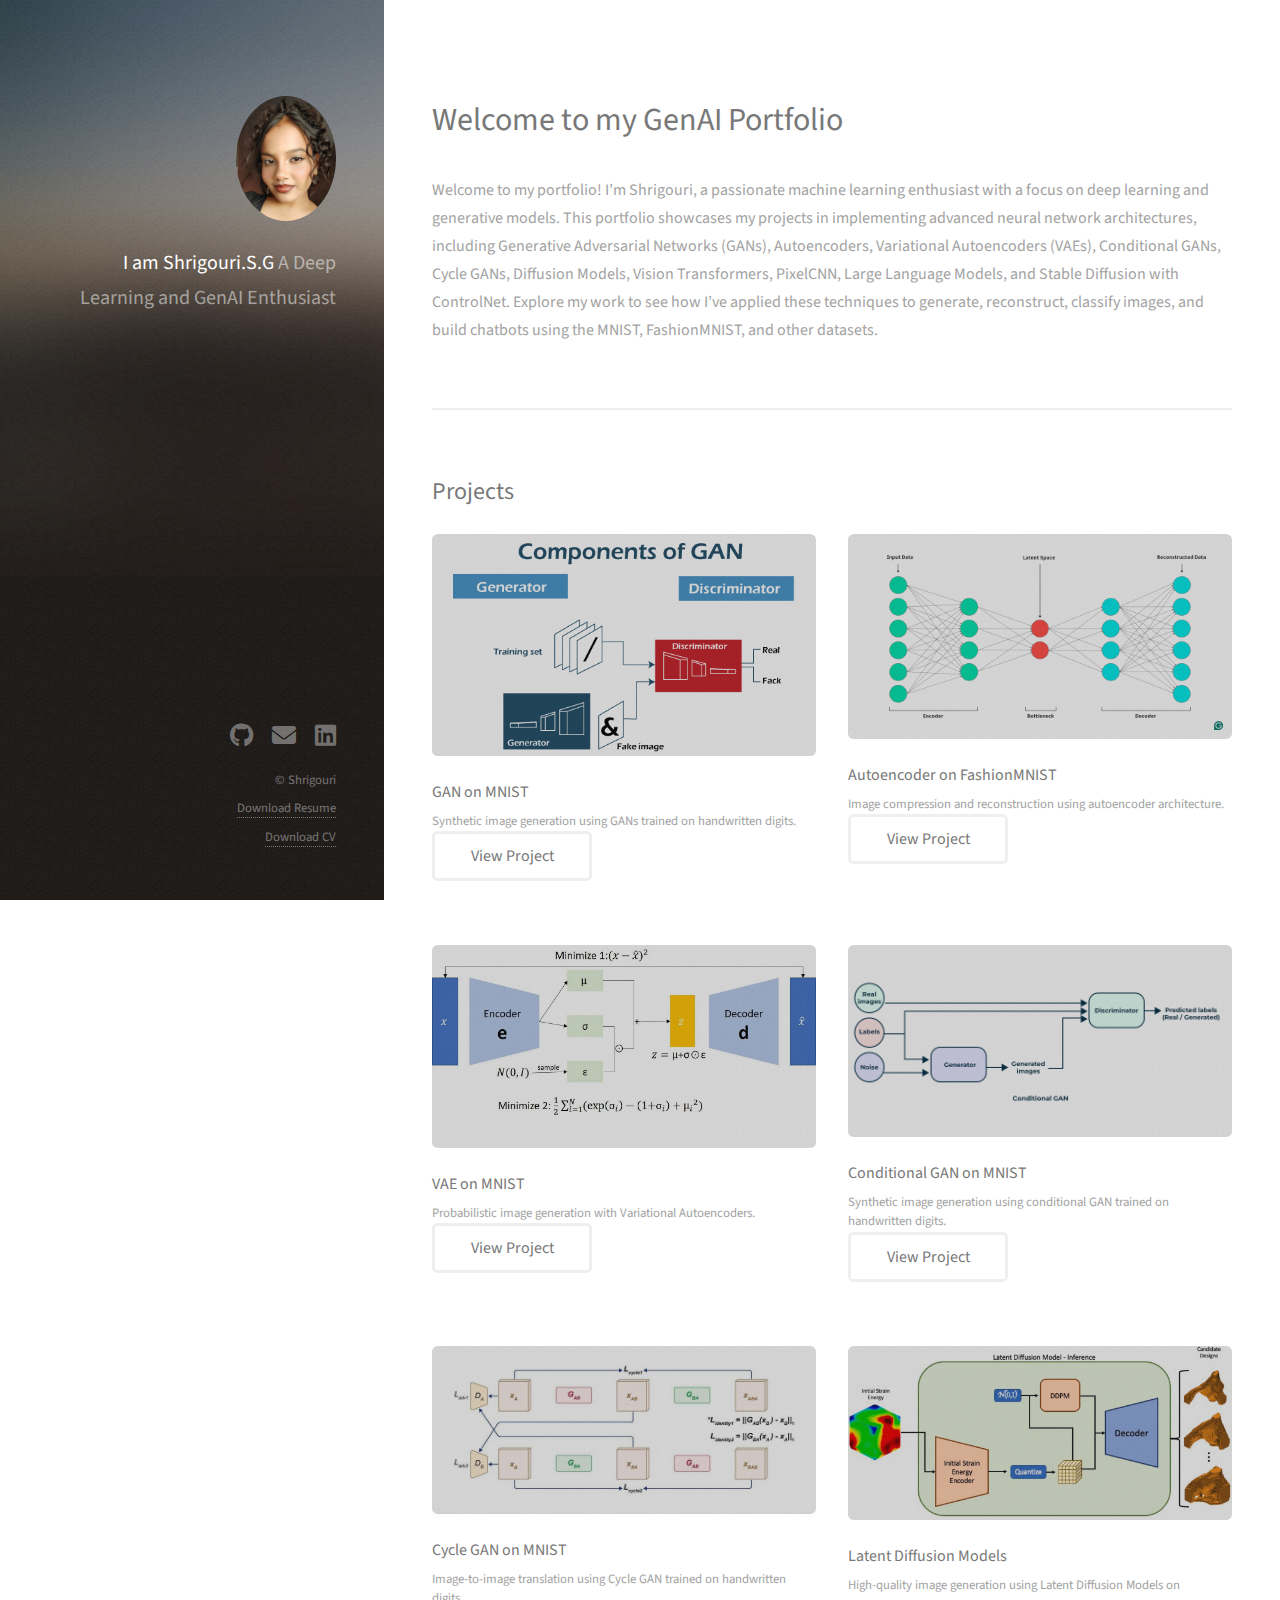
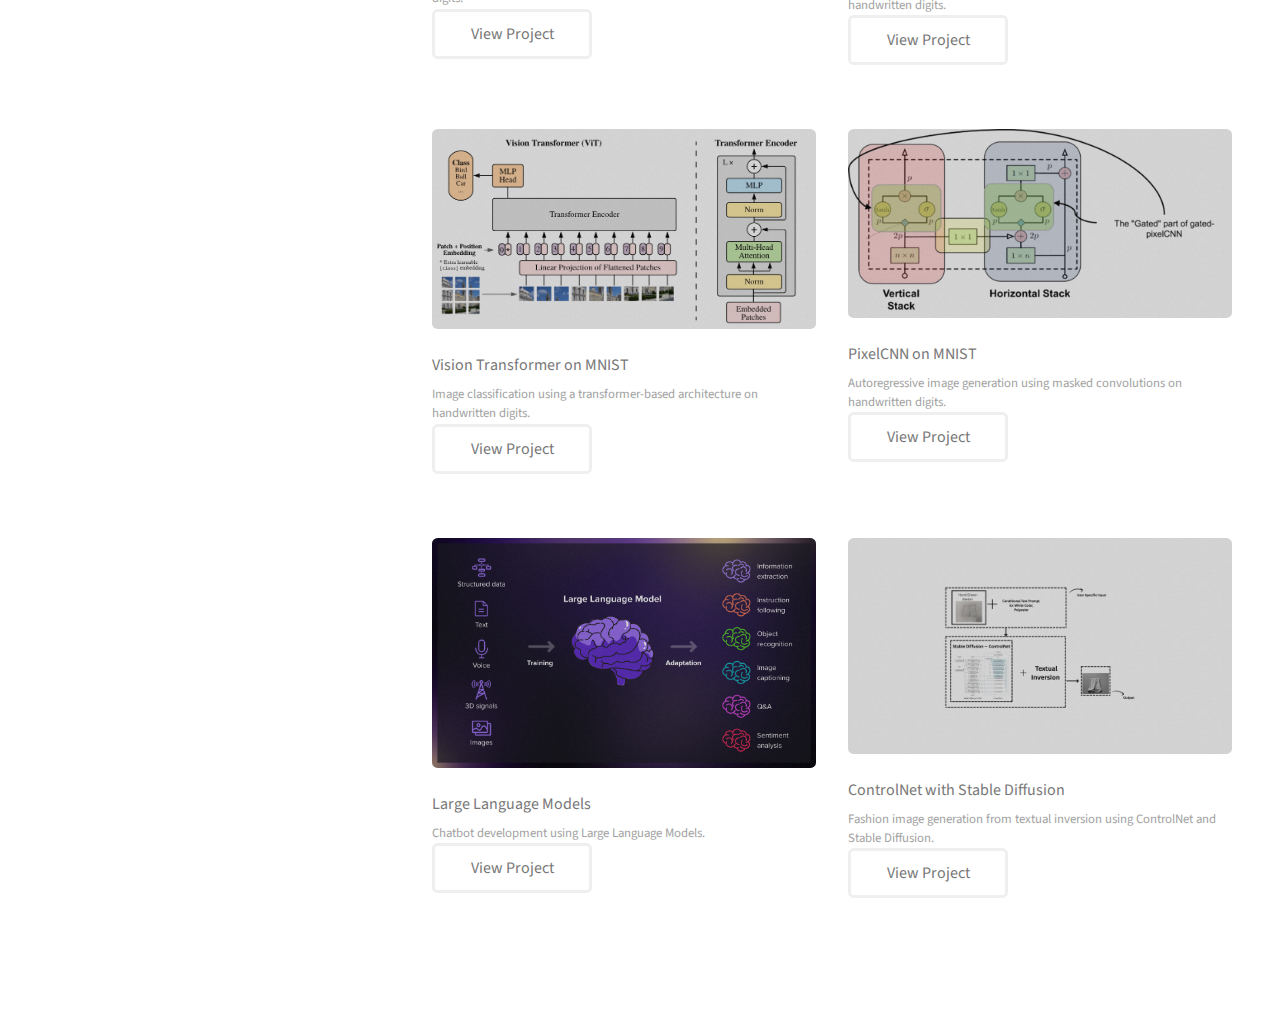
<file: index.html>
<!DOCTYPE HTML>
<html>
<head>
    <title>My GenAI Portfolio</title>
    <meta charset="utf-8" />
    <meta name="viewport" content="width=device-width, initial-scale=1, user-scalable=no" />
    <link rel="stylesheet" href="assets/css/main.css" />
    <!-- Font Awesome for Icons (Updated to 6.6.0) -->
    <link rel="stylesheet" href="https://cdnjs.cloudflare.com/ajax/libs/font-awesome/6.6.0/css/all.min.css" />
    <noscript><link rel="stylesheet" href="assets/css/noscript.css" /></noscript>
    <style>
        #footer { /* Unchanged from original */ }
        #footer .inner { /* Unchanged */ }
        #footer .icons, #footer .copyright { /* Unchanged */ }
        #footer .icons li, #footer .copyright li { /* Unchanged */ }
        #footer .icons a, #footer .copyright a { /* Unchanged */ }
        #footer .icons a:hover, #footer .copyright a:hover { /* Unchanged */ }
        #footer .icons .label { /* Unchanged */ }
    </style>
</head>
<body class="is-preload">

    <!-- Header -->
    <header id="header">
        <div class="inner">
            <a href="#" class="image avatar"><img src="images/fulls/avatar.jpg" alt="Shrigouri's Avatar" /></a>
            <h1><strong>I am Shrigouri.S.G</strong><br />
            A Deep Learning and GenAI Enthusiast</h1>
        </div>
    </header>

    <!-- Main -->
    <div id="main">

        <!-- One -->
        <section id="one">
            <header class="major">
                <h2>Welcome to my GenAI Portfolio</h2>
            </header>
            <p>
                Welcome to my portfolio! I’m Shrigouri, a passionate machine learning enthusiast with a focus on deep learning and generative models. This portfolio showcases my projects in implementing advanced neural network architectures, including Generative Adversarial Networks (GANs), Autoencoders, Variational Autoencoders (VAEs), Conditional GANs, Cycle GANs, Diffusion Models, Vision Transformers, PixelCNN, Large Language Models, and Stable Diffusion with ControlNet. Explore my work to see how I’ve applied these techniques to generate, reconstruct, classify images, and build chatbots using the MNIST, FashionMNIST, and other datasets.
            </p>
        </section>

        <!-- Two -->
        <section id="two">
            <h2>Projects</h2>
            <div class="row">
                <article class="col-6 col-12-xsmall work-item">
                    <a href="images/fulls/gan.png" class="image fit thumb"><img src="images/thumbs/gan.png" alt="GAN project" /></a>
                    <h3>GAN on MNIST</h3>
                    <p>Synthetic image generation using GANs trained on handwritten digits.</p>
                    <ul class="actions">
                        <li><a href="gan-for-mnist.html" class="button">View Project</a></li>
                    </ul>
                </article>
                <article class="col-6 col-12-xsmall work-item">
                    <a href="images/fulls/autoencoder.png" class="image fit thumb"><img src="images/thumbs/autoencoder.png" alt="Autoencoder project" /></a>
                    <h3>Autoencoder on FashionMNIST</h3>
                    <p>Image compression and reconstruction using autoencoder architecture.</p>
                    <ul class="actions">
                        <li><a href="autoencoder-for-fashionmnist.html" class="button">View Project</a></li>
                    </ul>
                </article>
                <article class="col-6 col-12-xsmall work-item">
                    <a href="images/fulls/vae.jpg" class="image fit thumb"><img src="images/thumbs/vae.jpg" alt="VAE project" /></a>
                    <h3>VAE on MNIST</h3>
                    <p>Probabilistic image generation with Variational Autoencoders.</p>
                    <ul class="actions">
                        <li><a href="vae-for-mnist.html" class="button">View Project</a></li>
                    </ul>
                </article>
                <article class="col-6 col-12-xsmall work-item">
                    <a href="images/fulls/Conditional-GAN-CGAN-architecture.png" class="image fit thumb"><img src="images/thumbs/Conditional-GAN-CGAN-architecture.png" alt="Conditional GAN project" /></a>
                    <h3>Conditional GAN on MNIST</h3>
                    <p>Synthetic image generation using conditional GAN trained on handwritten digits.</p>
                    <ul class="actions">
                        <li><a href="conditional-gan-for-mnist.html" class="button">View Project</a></li>
                    </ul>
                </article>
                <article class="col-6 col-12-xsmall work-item">
                    <a href="images/fulls/cyclegan_a.png" class="image fit thumb"><img src="images/thumbs/cyclegan_a.png" alt="Cycle GAN project" /></a>
                    <h3>Cycle GAN on MNIST</h3>
                    <p>Image-to-image translation using Cycle GAN trained on handwritten digits.</p>
                    <ul class="actions">
                        <li><a href="cycleGAN.html" class="button">View Project</a></li>
                    </ul>
                </article>
                <article class="col-6 col-12-xsmall work-item">
                    <a href="images/fulls/diff.jpg" class="image fit thumb"><img src="images/thumbs/diff.jpg" alt="Latent Diffusion Models project" /></a>
                    <h3>Latent Diffusion Models</h3>
                    <p>High-quality image generation using Latent Diffusion Models on handwritten digits.</p>
                    <ul class="actions">
                        <li><a href="diffusion_model.html" class="button">View Project</a></li>
                    </ul>
                </article>
                <article class="col-6 col-12-xsmall work-item">
                    <a href="images/fulls/vision-transformer-vit.png" class="image fit thumb"><img src="images/thumbs/vision-transformer-vit.png" alt="Vision Transformer project" /></a>
                    <h3>Vision Transformer on MNIST</h3>
                    <p>Image classification using a transformer-based architecture on handwritten digits.</p>
                    <ul class="actions">
                        <li><a href="vision_transformers.html" class="button">View Project</a></li>
                    </ul>
                </article>
                <article class="col-6 col-12-xsmall work-item">
                    <a href="images/fulls/pixel_cnn.png" class="image fit thumb"><img src="images/thumbs/pixelCNN.png" alt="PixelCNN project" /></a>
                    <h3>PixelCNN on MNIST</h3>
                    <p>Autoregressive image generation using masked convolutions on handwritten digits.</p>
                    <ul class="actions">
                        <li><a href="pixel_CNN.html" class="button">View Project</a></li>
                    </ul>
                </article>
                <article class="col-6 col-12-xsmall work-item">
                    <a href="images/fulls/LLM.png" class="image fit thumb"><img src="images/thumbs/LLM.png" alt="Large Language Models project" /></a>
                    <h3>Large Language Models</h3>
                    <p>Chatbot development using Large Language Models.</p>
                    <ul class="actions">
                        <li><a href="llm.html" class="button">View Project</a></li>
                    </ul>
                </article>
                <article class="col-6 col-12-xsmall work-item">
                    <a href="images/fulls/Style_Sketch.png" class="image fit thumb"><img src="images/thumbs/Style_Sketch.png" alt="ControlNet with Stable Diffusion project" /></a>
                    <h3>ControlNet with Stable Diffusion</h3>
                    <p>Fashion image generation from textual inversion using ControlNet and Stable Diffusion.</p>
                    <ul class="actions">
                        <li><a href="course_project.html" class="button">View Project</a></li>
                    </ul>
                </article>
            </div>
        </section>

    </div>

    <!-- Footer -->
    <footer id="footer">
        <div class="inner">
            <ul class="icons">
                <li><a href="https://github.com/sgshrigouri" class="icon brands fa-github" target="_blank"><span class="label">GitHub</span></a></li>
                <li><a href="mailto:sgshrigouri@gmail.com" class="icon solid fa-envelope"><span class="label">Email</span></a></li>
                <li><a href="https://www.linkedin.com/in/shrigouri-s-g" class="icon brands fa-linkedin" target="_blank"><span class="label">LinkedIn</span></a></li>
            </ul>
            <ul class="copyright">
                <li>© Shrigouri</li>
                <li><a href="documents/Shrigouri_Resume.pdf" download>Download Resume</a></li>
                <li><a href="documents/Shrigouri_CV.pdf" download>Download CV</a></li>
            </ul>
        </div>
    </footer>

    <!-- Scripts -->
    <script src="assets/js/jquery.min.js"></script>
    <script src="assets/js/jquery.poptrox.min.js"></script>
    <script src="assets/js/browser.min.js"></script>
    <script src="assets/js/breakpoints.min.js"></script>
    <script src="assets/js/util.js"></script>
    <script src="assets/js/main.js"></script>

</body>
</html>
</file>
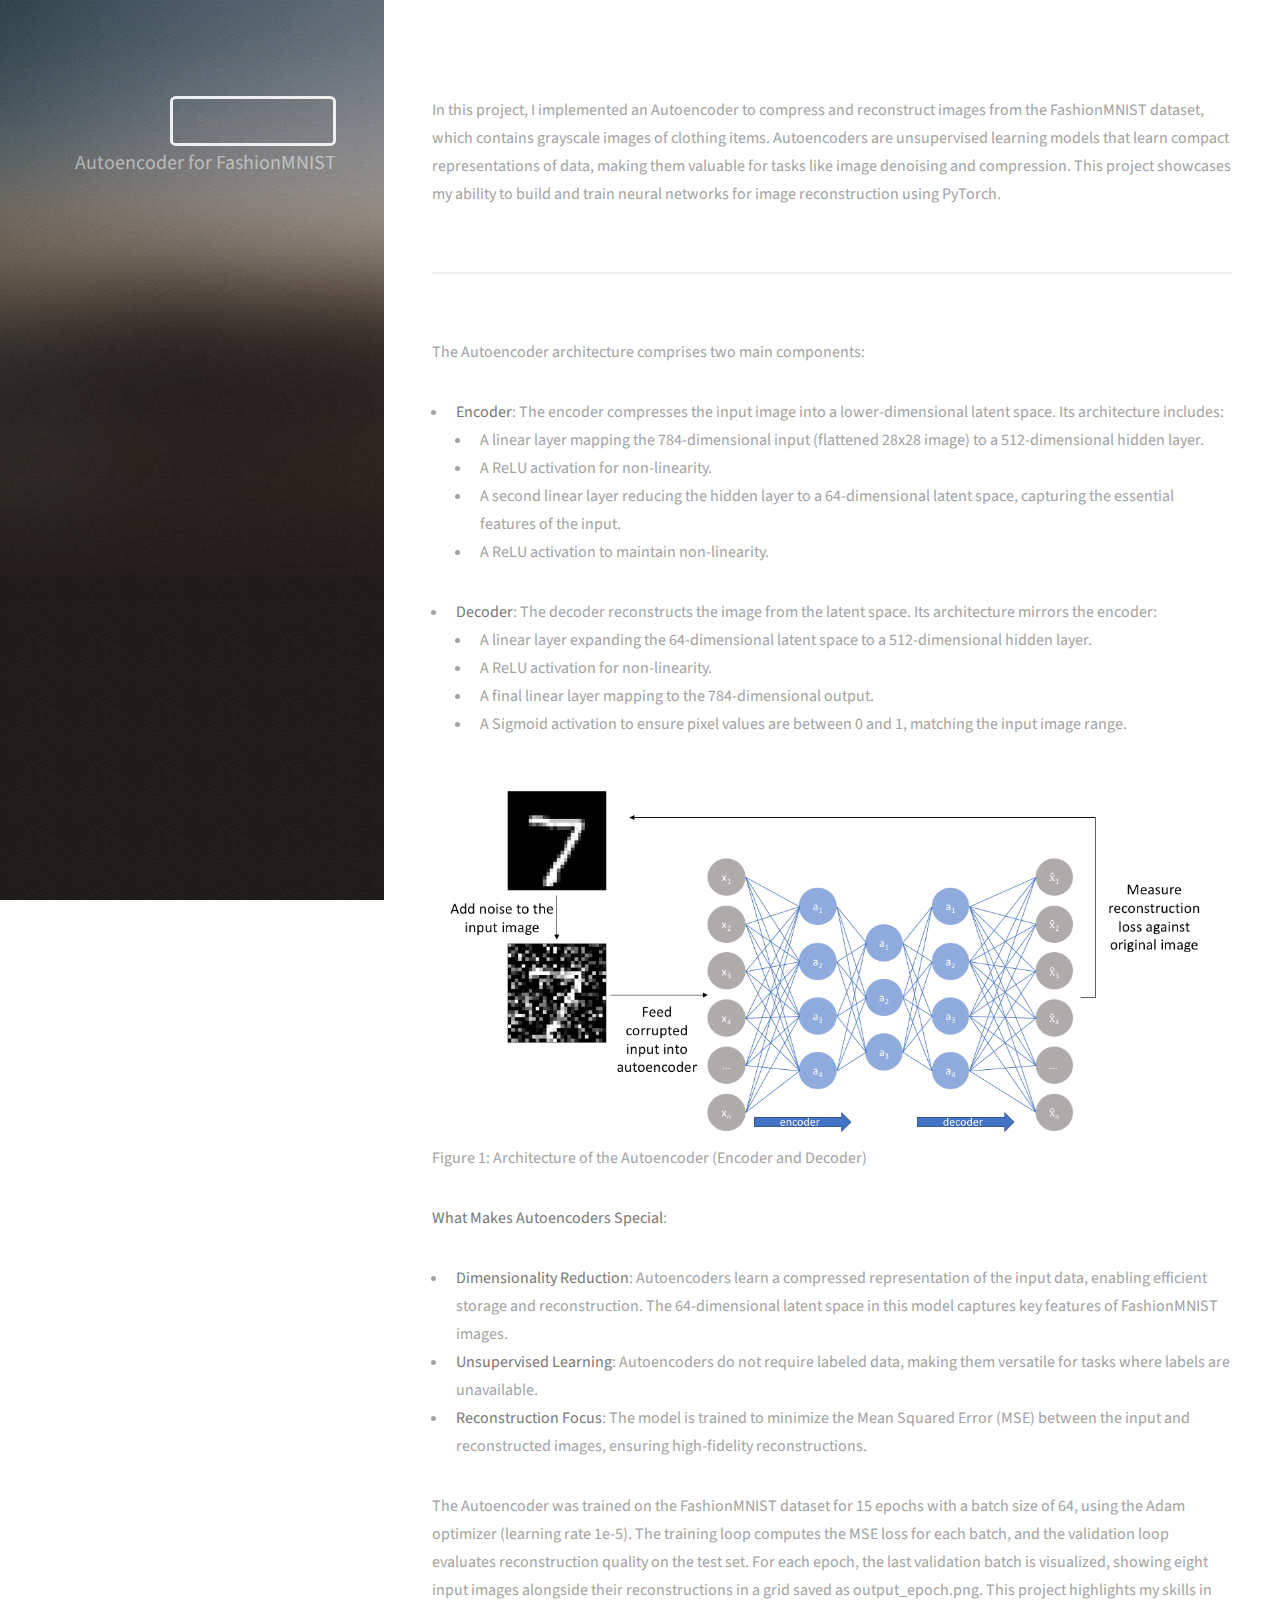
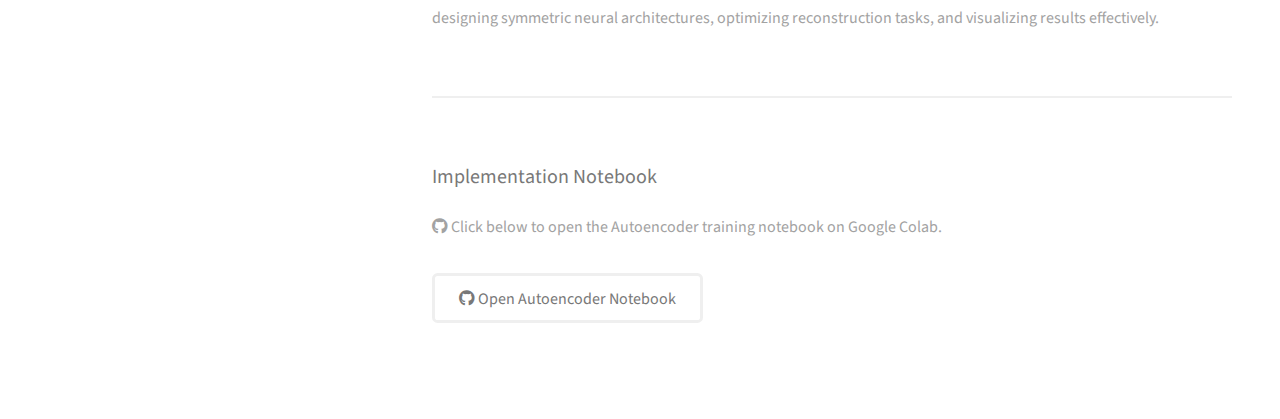
<file: Autoencoder for FashionMNIST Project Page.html>
<!DOCTYPE HTML>
<html>
<head>
    <title>Autoencoder for FashionMNIST - My GenAI Portfolio</title>
    <meta charset="utf-8" />
    <meta name="viewport" content="width=device-width, initial-scale=1, user-scalable=no" />
    <link rel="stylesheet" href="assets/css/main.css" />
    <!-- Font Awesome for GitHub icon -->
    <link rel="stylesheet" href="https://cdnjs.cloudflare.com/ajax/libs/font-awesome/6.0.0-beta3/css/all.min.css" />
</head>
<body>
    <!-- Header -->
    <header id="header">
        <div class="inner">
            <a href="index.html" class="button">Back to Portfolio</a>
            <h1>Autoencoder for FashionMNIST</h1>
        </div>
    </header>

    <!-- Main -->
    <div id="main">
        <section id="one">
            <p>In this project, I implemented an Autoencoder to compress and reconstruct images from the FashionMNIST dataset, which contains grayscale images of clothing items. Autoencoders are unsupervised learning models that learn compact representations of data, making them valuable for tasks like image denoising and compression. This project showcases my ability to build and train neural networks for image reconstruction using PyTorch.</p>
        </section>

        <section id="two">
            <p>The Autoencoder architecture comprises two main components:</p>
            <ul>
                <li><strong>Encoder</strong>: The encoder compresses the input image into a lower-dimensional latent space. Its architecture includes:
                    <ul>
                        <li>A linear layer mapping the 784-dimensional input (flattened 28x28 image) to a 512-dimensional hidden layer.</li>
                        <li>A ReLU activation for non-linearity.</li>
                        <li>A second linear layer reducing the hidden layer to a 64-dimensional latent space, capturing the essential features of the input.</li>
                        <li>A ReLU activation to maintain non-linearity.</li>
                    </ul>
                </li>
                <li><strong>Decoder</strong>: The decoder reconstructs the image from the latent space. Its architecture mirrors the encoder:
                    <ul>
                        <li>A linear layer expanding the 64-dimensional latent space to a 512-dimensional hidden layer.</li>
                        <li>A ReLU activation for non-linearity.</li>
                        <li>A final linear layer mapping to the 784-dimensional output.</li>
                        <li>A Sigmoid activation to ensure pixel values are between 0 and 1, matching the input image range.</li>
                    </ul>
                </li>
            </ul>
            <div class="architecture-image">
                <img src="images/fulls/autoencoder_architecture.png" alt="Autoencoder Architecture" style="max-width: 100%; height: auto;">
                <p class="image-caption">Figure 1: Architecture of the Autoencoder (Encoder and Decoder)</p>
            </div>
            <p><strong>What Makes Autoencoders Special</strong>:</p>
            <ul>
                <li><strong>Dimensionality Reduction</strong>: Autoencoders learn a compressed representation of the input data, enabling efficient storage and reconstruction. The 64-dimensional latent space in this model captures key features of FashionMNIST images.</li>
                <li><strong>Unsupervised Learning</strong>: Autoencoders do not require labeled data, making them versatile for tasks where labels are unavailable.</li>
                <li><strong>Reconstruction Focus</strong>: The model is trained to minimize the Mean Squared Error (MSE) between the input and reconstructed images, ensuring high-fidelity reconstructions.</li>
            </ul>
            <p>The Autoencoder was trained on the FashionMNIST dataset for 15 epochs with a batch size of 64, using the Adam optimizer (learning rate 1e-5). The training loop computes the MSE loss for each batch, and the validation loop evaluates reconstruction quality on the test set. For each epoch, the last validation batch is visualized, showing eight input images alongside their reconstructions in a grid saved as output_epoch.png. This project highlights my skills in designing symmetric neural architectures, optimizing reconstruction tasks, and visualizing results effectively.</p>
        </section>

        <!-- Implementation Notebook Section -->
        <section>
            <h3>Implementation Notebook</h3>
            <p>
                <i class="icon brands fa-github"></i>
                Click below to open the Autoencoder training notebook on Google Colab.
            </p>
            <a 
                href="https://colab.research.google.com/gist/sgshrigouri/c2fcca856ecee8ec3c008465f66a9ca2/autoencoders.ipynb" 
                target="_blank" 
                class="button"
                title="View and run the Autoencoder notebook on Google Colab"
            >
                <i class="icon brands fa-github"></i> Open Autoencoder Notebook
            </a>
        </section>
    </div>

    <!-- Footer -->
    <footer id="footer">
        <div class="inner">
            <ul class="icons">
                <li><a href="#" class="icon brands fa-github"><span class="label">Github</span></a></li>
            </ul>
        </div>
    </footer>

    <!-- Scripts -->
    <script src="assets/js/jquery.min.js"></script>
    <script src="assets/js/main.js"></script>

    <!-- XLSX Parser Script -->
    <script type="text/javascript">
        var gk_isXlsx = false;
        var gk_xlsxFileLookup = {};
        var gk_fileData = {};
        function filledCell(cell) {
            return cell !== '' && cell != null;
        }
        function loadFileData(filename) {
            if (gk_isXlsx && gk_xlsxFileLookup[filename]) {
                try {
                    var workbook = XLSX.read(gk_fileData[filename], { type: 'base64' });
                    var firstSheetName = workbook.SheetNames[0];
                    var worksheet = workbook.Sheets[firstSheetName];
                    var jsonData = XLSX.utils.sheet_to_json(worksheet, { header: 1, blankrows: false, defval: '' });
                    var filteredData = jsonData.filter(row => row.some(filledCell));
                    var headerRowIndex = filteredData.findIndex((row, index) =>
                        row.filter(filledCell).length >= filteredData[index + 1]?.filter(filledCell).length
                    );
                    if (headerRowIndex === -1 || headerRowIndex > 25) {
                        headerRowIndex = 0;
                    }
                    var csv = XLSX.utils.aoa_to_sheet(filteredData.slice(headerRowIndex));
                    csv = XLSX.utils.sheet_to_csv(csv, { header: 1 });
                    return csv;
                } catch (e) {
                    console.error(e);
                    return "";
                }
            }
            return gk_fileData[filename] || "";
        }
    </script>
</body>
</html>
</file>
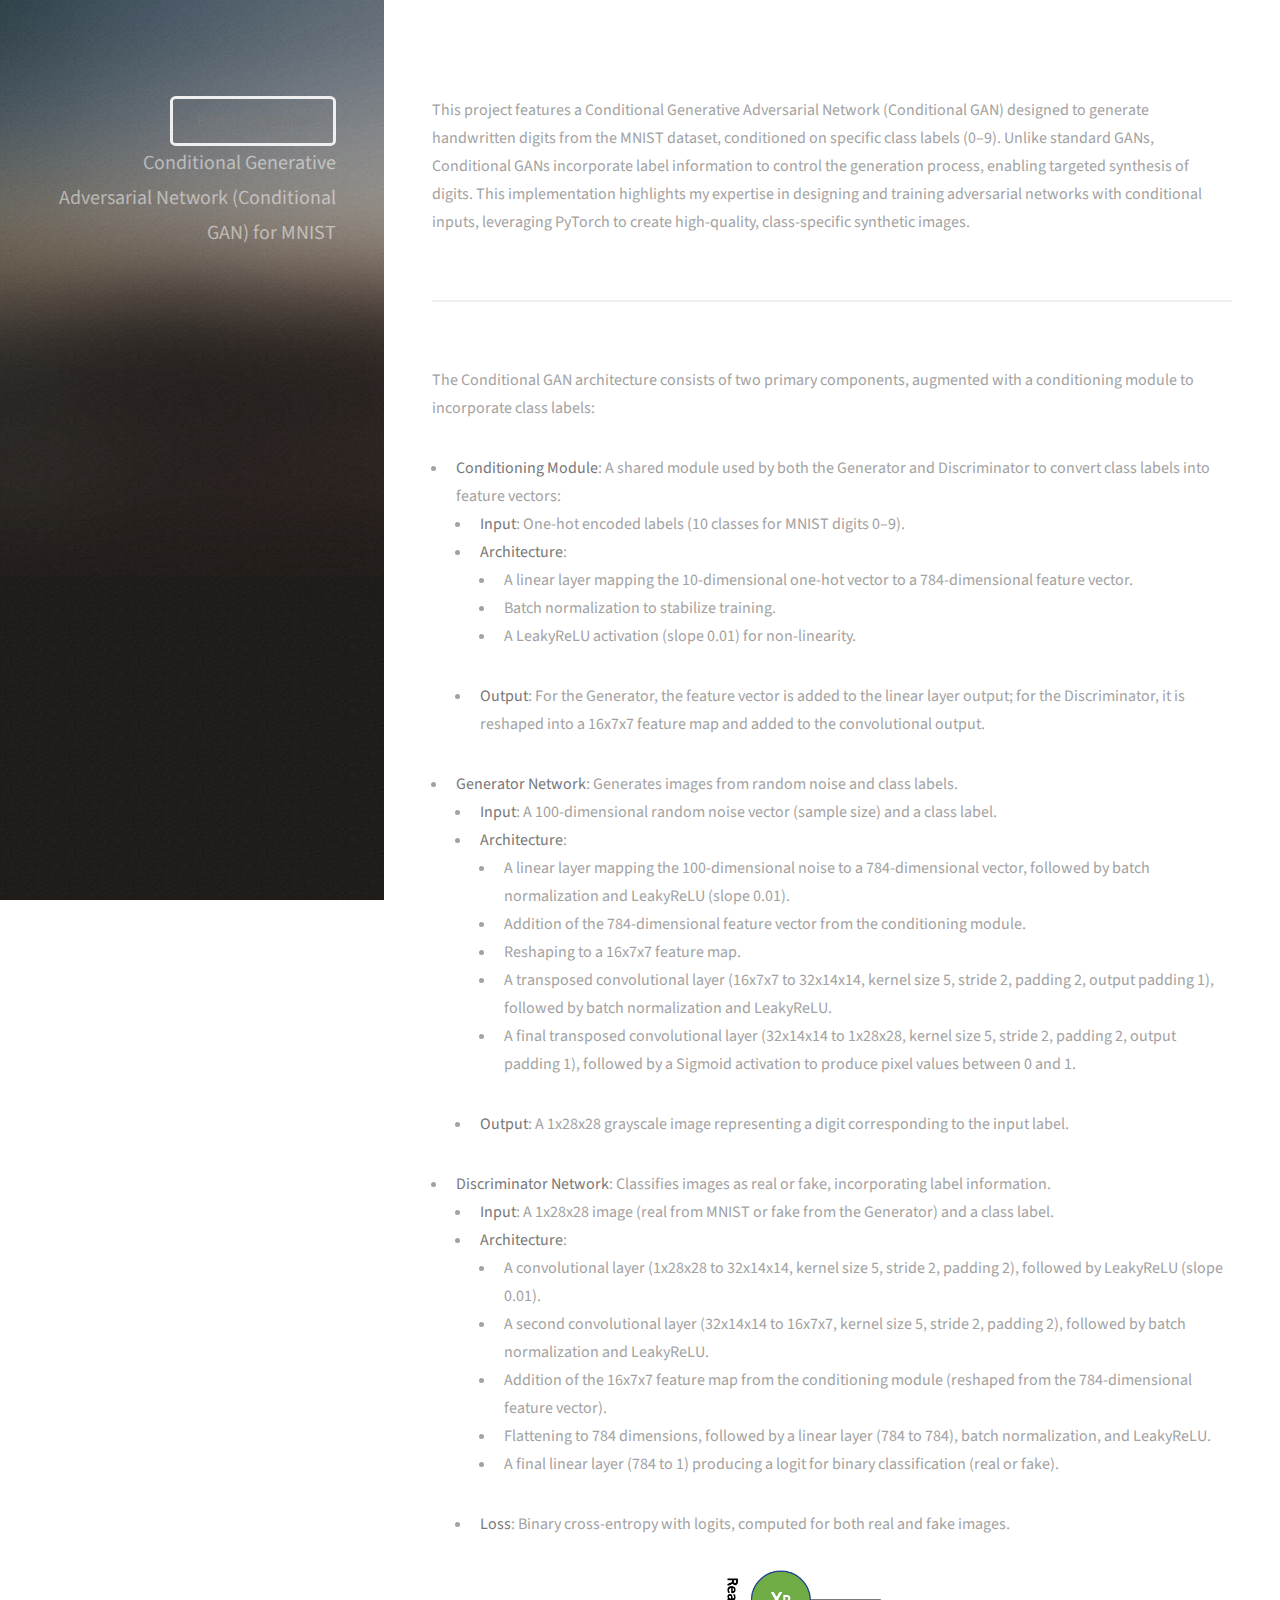
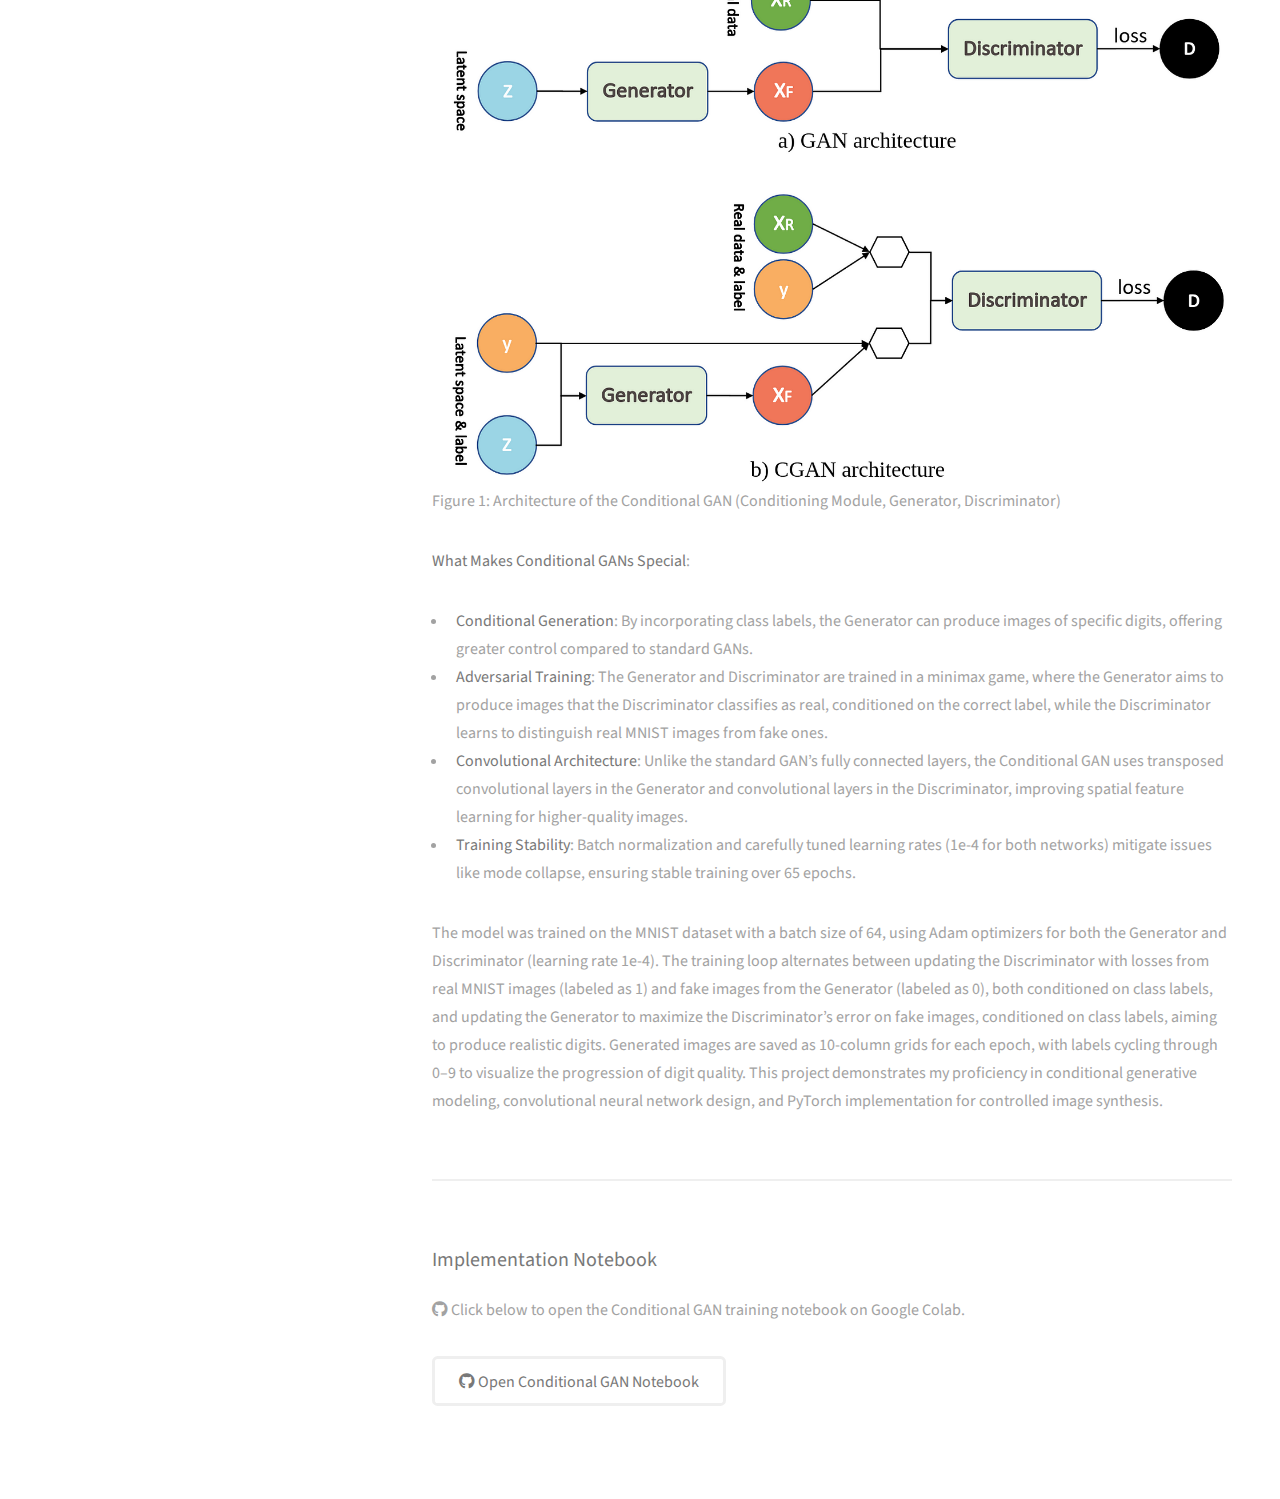
<file: Conditional GAN for MNIST Project Page.html>
<script type="text/javascript">
        var gk_isXlsx = false;
        var gk_xlsxFileLookup = {};
        var gk_fileData = {};
        function filledCell(cell) {
          return cell !== '' && cell != null;
        }
        function loadFileData(filename) {
        if (gk_isXlsx && gk_xlsxFileLookup[filename]) {
            try {
                var workbook = XLSX.read(gk_fileData[filename], { type: 'base64' });
                var firstSheetName = workbook.SheetNames[0];
                var worksheet = workbook.Sheets[firstSheetName];

                // Convert sheet to JSON to filter blank rows
                var jsonData = XLSX.utils.sheet_to_json(worksheet, { header: 1, blankrows: false, defval: '' });
                // Filter out blank rows (rows where all cells are empty, null, or undefined)
                var filteredData = jsonData.filter(row => row.some(filledCell));

                // Heuristic to find the header row by ignoring rows with fewer filled cells than the next row
                var headerRowIndex = filteredData.findIndex((row, index) =>
                  row.filter(filledCell).length >= filteredData[index + 1]?.filter(filledCell).length
                );
                // Fallback
                if (headerRowIndex === -1 || headerRowIndex > 25) {
                  headerRowIndex = 0;
                }

                // Convert filtered JSON back to CSV
                var csv = XLSX.utils.aoa_to_sheet(filteredData.slice(headerRowIndex)); // Create a new sheet from filtered array of arrays
                csv = XLSX.utils.sheet_to_csv(csv, { header: 1 });
                return csv;
            } catch (e) {
                console.error(e);
                return "";
            }
        }
        return gk_fileData[filename] || "";
        }
        </script><!DOCTYPE HTML>
<html>
<head>
    <title>Conditional GAN for MNIST - My GenAI Portfolio</title>
    <meta charset="utf-8" />
    <meta name="viewport" content="width=device-width, initial-scale=1, user-scalable=no" />
    <link rel="stylesheet" href="assets/css/main.css" />
    <!-- Font Awesome for GitHub icon -->
    <link rel="stylesheet" href="https://cdnjs.cloudflare.com/ajax/libs/font-awesome/6.0.0-beta3/css/all.min.css" />
</head>
<body>

<!-- Header -->
<header id="header">
    <div class="inner">
        <a href="index.html" class="button">Back to Portfolio</a>
        <h1>Conditional Generative Adversarial Network (Conditional GAN) for MNIST</h1>
    </div>
</header>

<!-- Main -->
<div id="main">
    <section id="one">
        <p>This project features a Conditional Generative Adversarial Network (Conditional GAN) designed to generate handwritten digits from the MNIST dataset, conditioned on specific class labels (0–9). Unlike standard GANs, Conditional GANs incorporate label information to control the generation process, enabling targeted synthesis of digits. This implementation highlights my expertise in designing and training adversarial networks with conditional inputs, leveraging PyTorch to create high-quality, class-specific synthetic images.</p>
    </section>

    <section id="two">
        <p>The Conditional GAN architecture consists of two primary components, augmented with a conditioning module to incorporate class labels:</p>
        <ul>
            <li><strong>Conditioning Module</strong>: A shared module used by both the Generator and Discriminator to convert class labels into feature vectors:
                <ul>
                    <li><strong>Input</strong>: One-hot encoded labels (10 classes for MNIST digits 0–9).</li>
                    <li><strong>Architecture</strong>:
                        <ul>
                            <li>A linear layer mapping the 10-dimensional one-hot vector to a 784-dimensional feature vector.</li>
                            <li>Batch normalization to stabilize training.</li>
                            <li>A LeakyReLU activation (slope 0.01) for non-linearity.</li>
                        </ul>
                    </li>
                    <li><strong>Output</strong>: For the Generator, the feature vector is added to the linear layer output; for the Discriminator, it is reshaped into a 16x7x7 feature map and added to the convolutional output.</li>
                </ul>
            </li>
            <li><strong>Generator Network</strong>: Generates images from random noise and class labels.
                <ul>
                    <li><strong>Input</strong>: A 100-dimensional random noise vector (sample size) and a class label.</li>
                    <li><strong>Architecture</strong>:
                        <ul>
                            <li>A linear layer mapping the 100-dimensional noise to a 784-dimensional vector, followed by batch normalization and LeakyReLU (slope 0.01).</li>
                            <li>Addition of the 784-dimensional feature vector from the conditioning module.</li>
                            <li>Reshaping to a 16x7x7 feature map.</li>
                            <li>A transposed convolutional layer (16x7x7 to 32x14x14, kernel size 5, stride 2, padding 2, output padding 1), followed by batch normalization and LeakyReLU.</li>
                            <li>A final transposed convolutional layer (32x14x14 to 1x28x28, kernel size 5, stride 2, padding 2, output padding 1), followed by a Sigmoid activation to produce pixel values between 0 and 1.</li>
                        </ul>
                    </li>
                    <li><strong>Output</strong>: A 1x28x28 grayscale image representing a digit corresponding to the input label.</li>
                </ul>
            </li>
            <li><strong>Discriminator Network</strong>: Classifies images as real or fake, incorporating label information.
                <ul>
                    <li><strong>Input</strong>: A 1x28x28 image (real from MNIST or fake from the Generator) and a class label.</li>
                    <li><strong>Architecture</strong>:
                        <ul>
                            <li>A convolutional layer (1x28x28 to 32x14x14, kernel size 5, stride 2, padding 2), followed by LeakyReLU (slope 0.01).</li>
                            <li>A second convolutional layer (32x14x14 to 16x7x7, kernel size 5, stride 2, padding 2), followed by batch normalization and LeakyReLU.</li>
                            <li>Addition of the 16x7x7 feature map from the conditioning module (reshaped from the 784-dimensional feature vector).</li>
                            <li>Flattening to 784 dimensions, followed by a linear layer (784 to 784), batch normalization, and LeakyReLU.</li>
                            <li>A final linear layer (784 to 1) producing a logit for binary classification (real or fake).</li>
                        </ul>
                    </li>
                    <li><strong>Loss</strong>: Binary cross-entropy with logits, computed for both real and fake images.</li>
                </ul>
            </li>
        </ul>
        <div class="architecture-image">
            <img src="images/fulls/c_gan.png" alt="Conditional GAN Architecture" style="max-width: 100%; height: auto;">
            <p class="image-caption">Figure 1: Architecture of the Conditional GAN (Conditioning Module, Generator, Discriminator)</p>
        </div>
        <p><strong>What Makes Conditional GANs Special</strong>:</p>
        <ul>
            <li><strong>Conditional Generation</strong>: By incorporating class labels, the Generator can produce images of specific digits, offering greater control compared to standard GANs.</li>
            <li><strong>Adversarial Training</strong>: The Generator and Discriminator are trained in a minimax game, where the Generator aims to produce images that the Discriminator classifies as real, conditioned on the correct label, while the Discriminator learns to distinguish real MNIST images from fake ones.</li>
            <li><strong>Convolutional Architecture</strong>: Unlike the standard GAN’s fully connected layers, the Conditional GAN uses transposed convolutional layers in the Generator and convolutional layers in the Discriminator, improving spatial feature learning for higher-quality images.</li>
            <li><strong>Training Stability</strong>: Batch normalization and carefully tuned learning rates (1e-4 for both networks) mitigate issues like mode collapse, ensuring stable training over 65 epochs.</li>
        </ul>
        <p>The model was trained on the MNIST dataset with a batch size of 64, using Adam optimizers for both the Generator and Discriminator (learning rate 1e-4). The training loop alternates between updating the Discriminator with losses from real MNIST images (labeled as 1) and fake images from the Generator (labeled as 0), both conditioned on class labels, and updating the Generator to maximize the Discriminator’s error on fake images, conditioned on class labels, aiming to produce realistic digits. Generated images are saved as 10-column grids for each epoch, with labels cycling through 0–9 to visualize the progression of digit quality. This project demonstrates my proficiency in conditional generative modeling, convolutional neural network design, and PyTorch implementation for controlled image synthesis.</p>
    </section>

    <!-- Implementation Notebook Section -->
    <section>
        <h3>Implementation Notebook</h3>
        <p>
            <i class="icon brands fa-github"></i>
            Click below to open the Conditional GAN training notebook on Google Colab.
        </p>
        <a 
            href="https://colab.research.google.com/gist/sgshrigouri/44cc7ebbe906b752129b5404c57e4053/conditionalgan.ipynb" 
            target="_blank" 
            class="button"
            title="View and run the Conditional GAN notebook on Google Colab"
        >
            <i class="icon brands fa-github"></i> Open Conditional GAN Notebook
        </a>
    </section>
</div>

<!-- Footer -->
<footer id="footer">
    <div class="inner">
        <ul class="icons">
            <li><a href="#" class="icon brands fa-github"><span class="label">Github</span></a></li>
        </ul>
    </div>
</footer>

<!-- Scripts -->
<script src="assets/js/jquery.min.js"></script>
<script src="assets/js/main.js"></script>

<!-- XLSX Parser Script -->
<script type="text/javascript">
    var gk_isXlsx = false;
    var gk_xlsxFileLookup = {};
    var gk_fileData = {};
    function filledCell(cell) {
        return cell !== '' && cell != null;
    }
    function loadFileData(filename) {
        if (gk_isXlsx && gk_xlsxFileLookup[filename]) {
            try {
                var workbook = XLSX.read(gk_fileData[filename], { type: 'base64' });
                var firstSheetName = workbook.SheetNames[0];
                var worksheet = workbook.Sheets[firstSheetName];
                var jsonData = XLSX.utils.sheet_to_json(worksheet, { header: 1, blankrows: false, defval: '' });
                var filteredData = jsonData.filter(row => row.some(filledCell));
                var headerRowIndex = filteredData.findIndex((row, index) =>
                    row.filter(filledCell).length >= filteredData[index + 1]?.filter(filledCell).length
                );
                if (headerRowIndex === -1 || headerRowIndex > 25) {
                    headerRowIndex = 0;
                }
                var csv = XLSX.utils.aoa_to_sheet(filteredData.slice(headerRowIndex));
                csv = XLSX.utils.sheet_to_csv(csv, { header: 1 });
                return csv;
            } catch (e) {
                console.error(e);
                return "";
            }
        }
        return gk_fileData[filename] || "";
    }
</script>
</body>
</html>
</file>
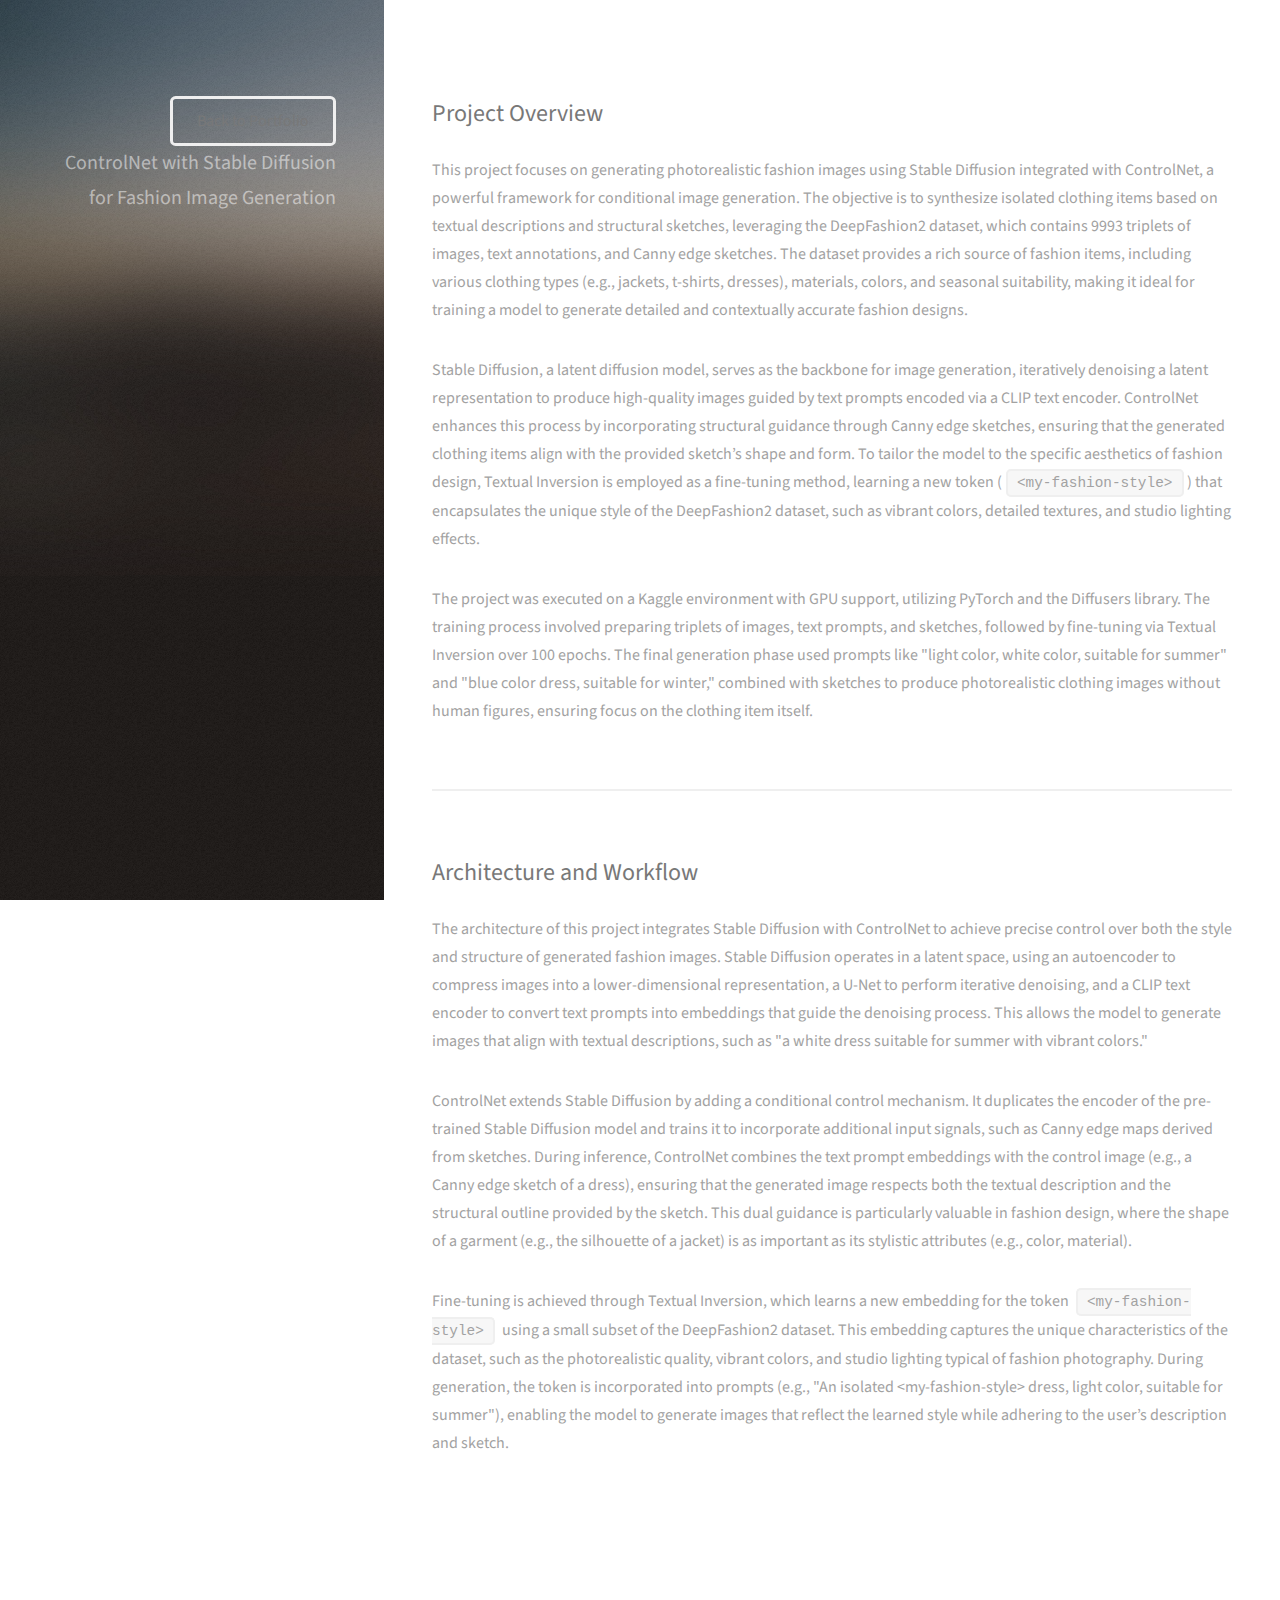
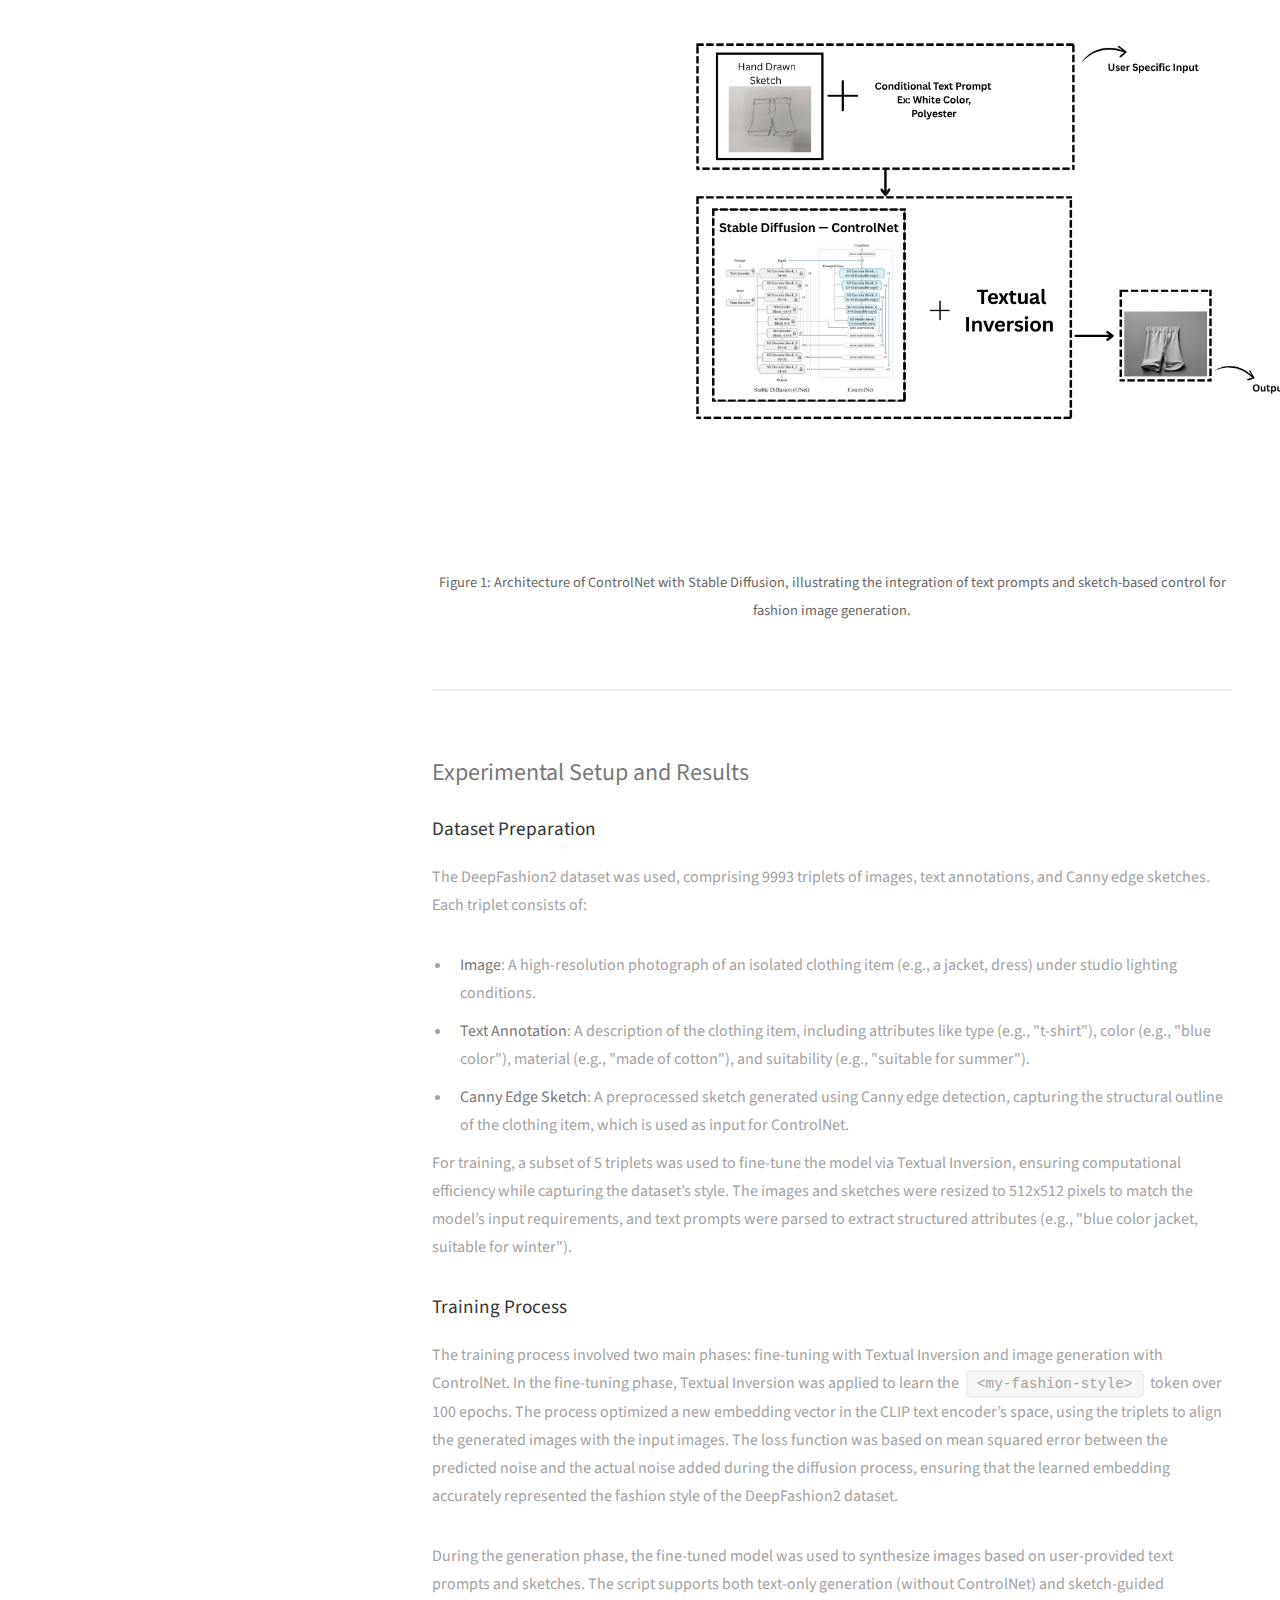
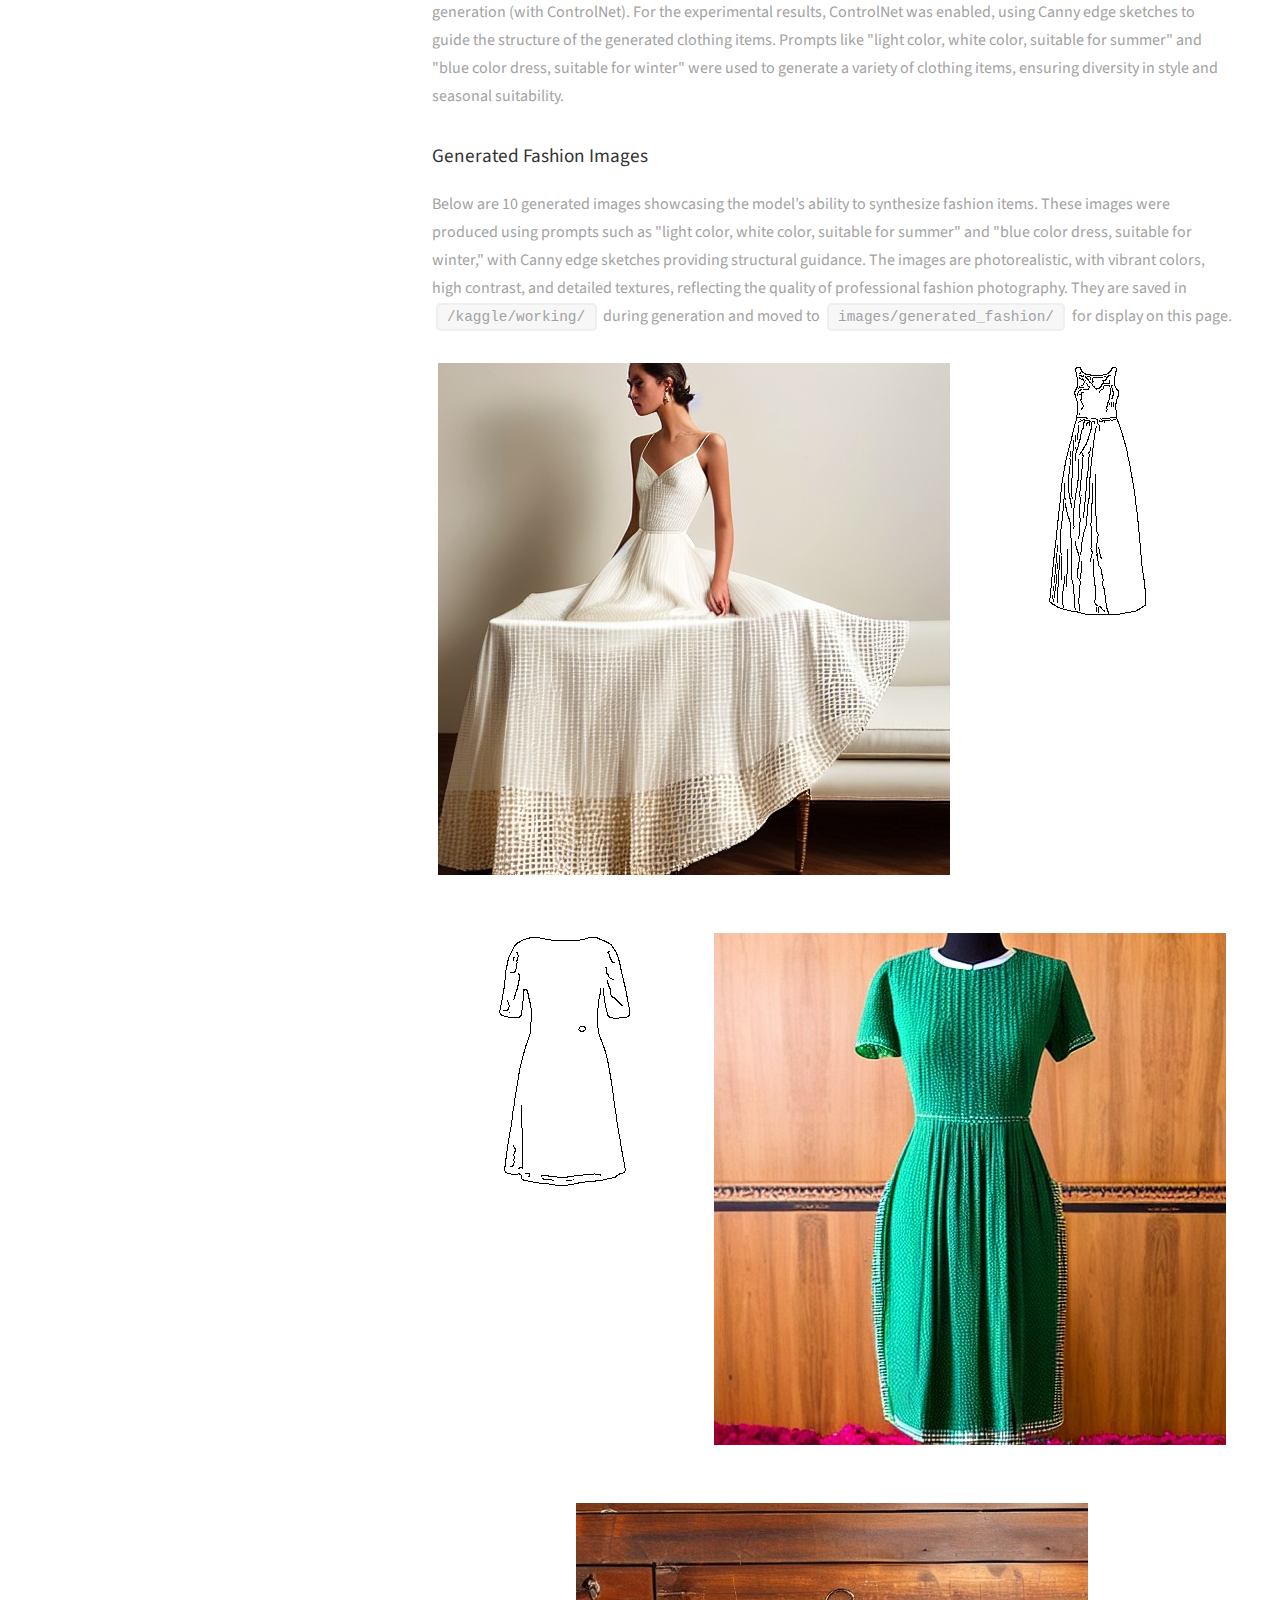
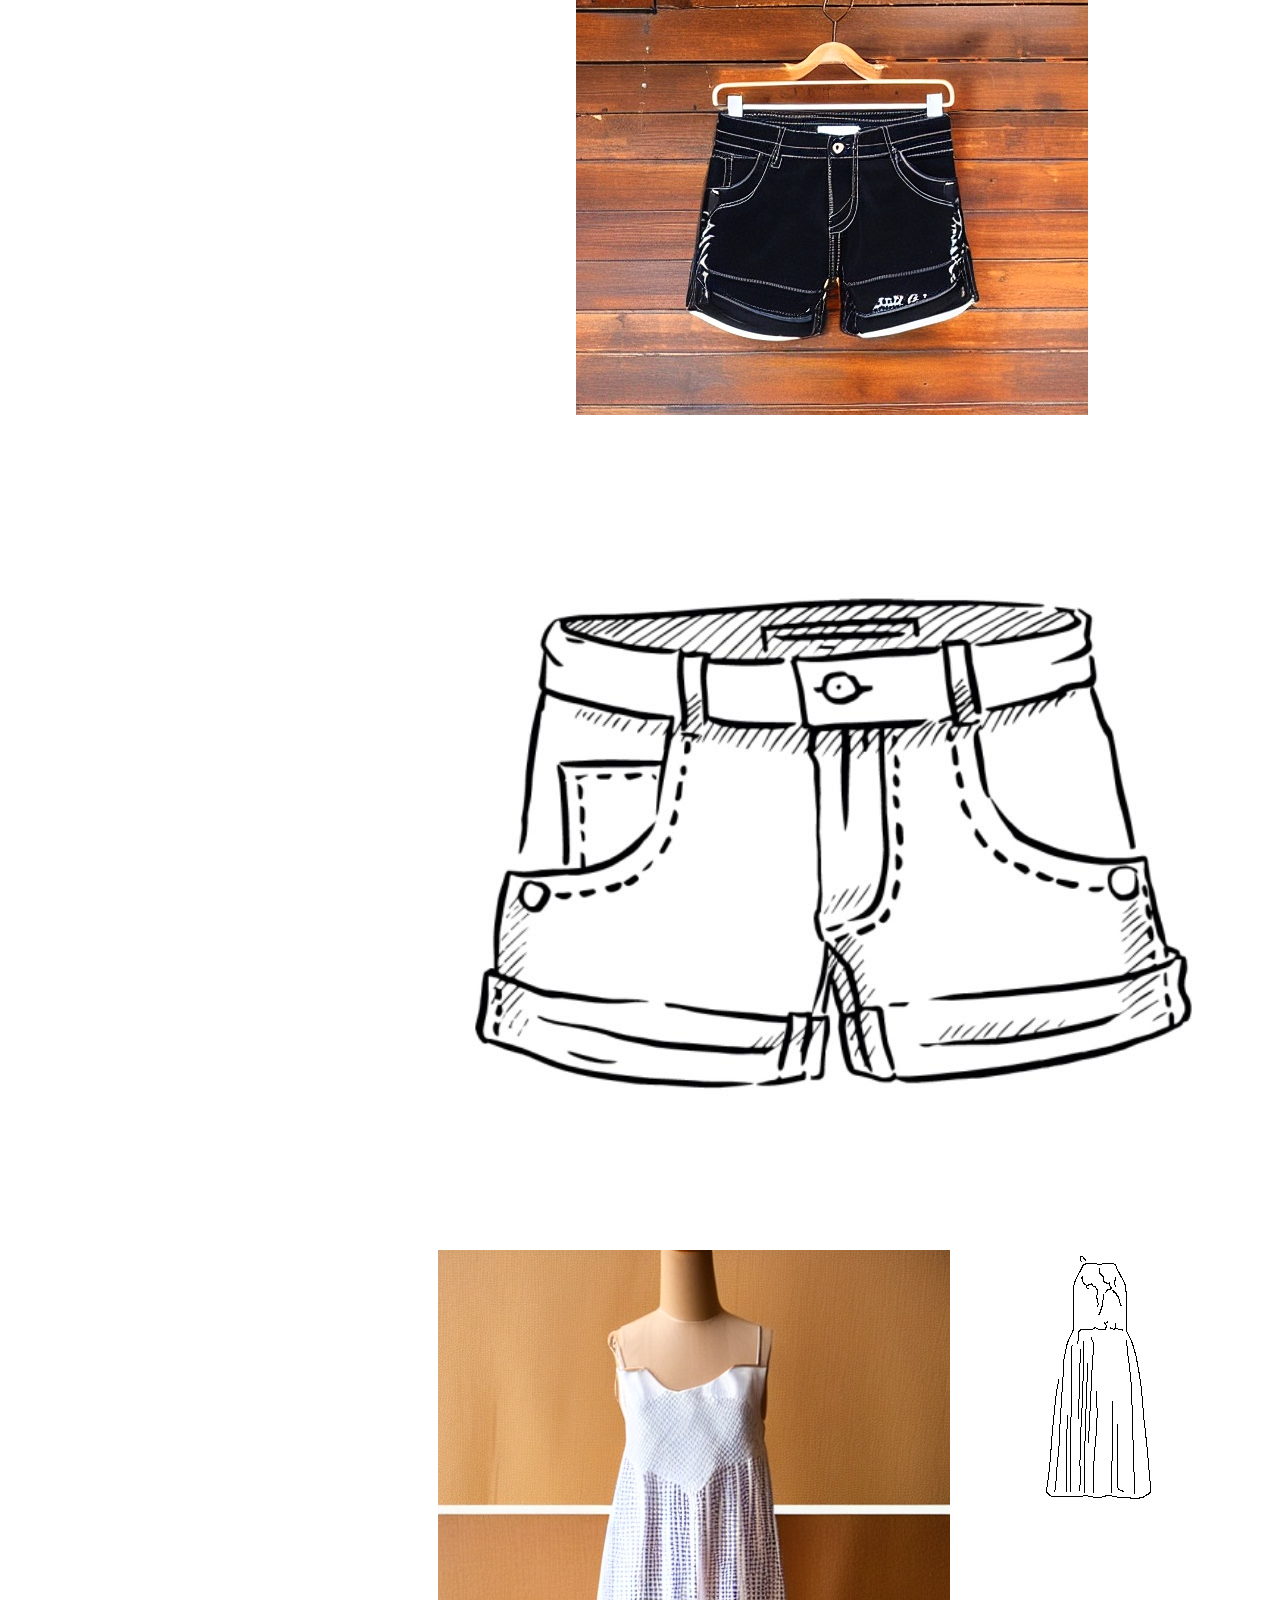
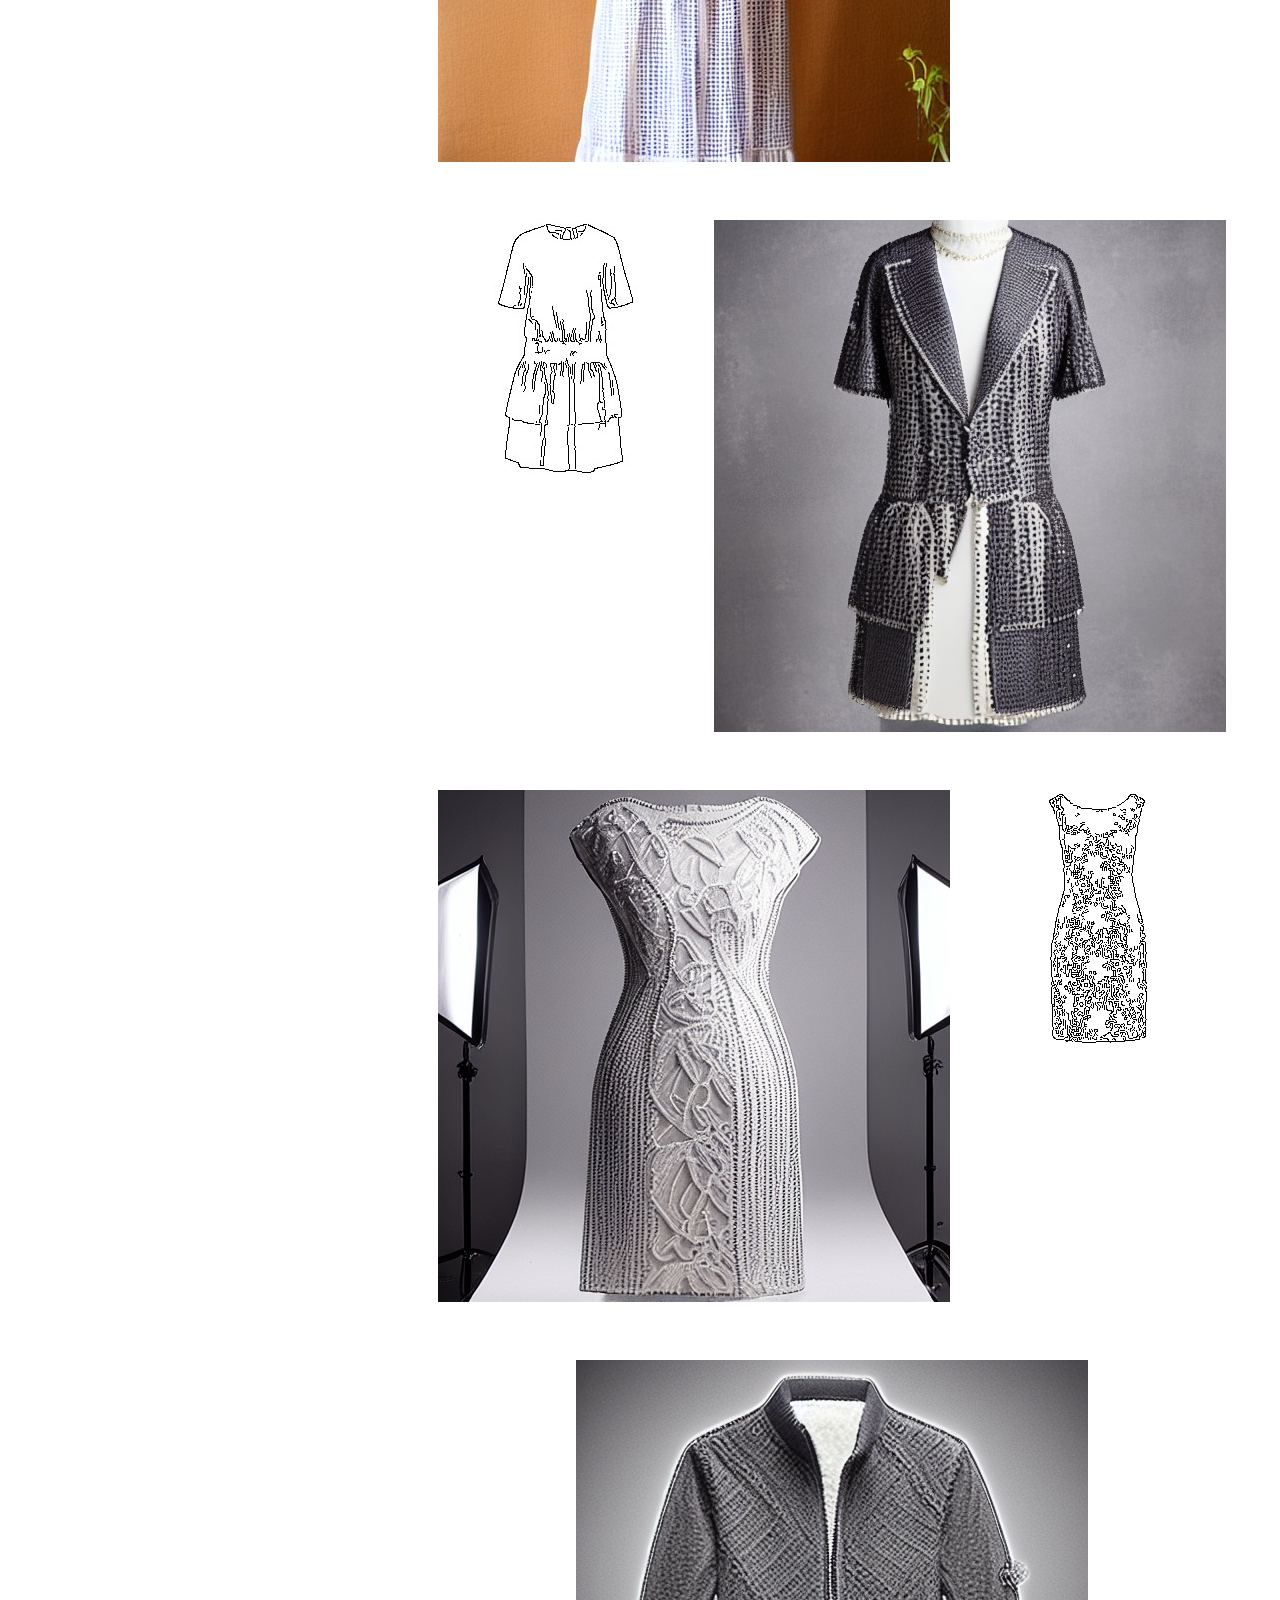
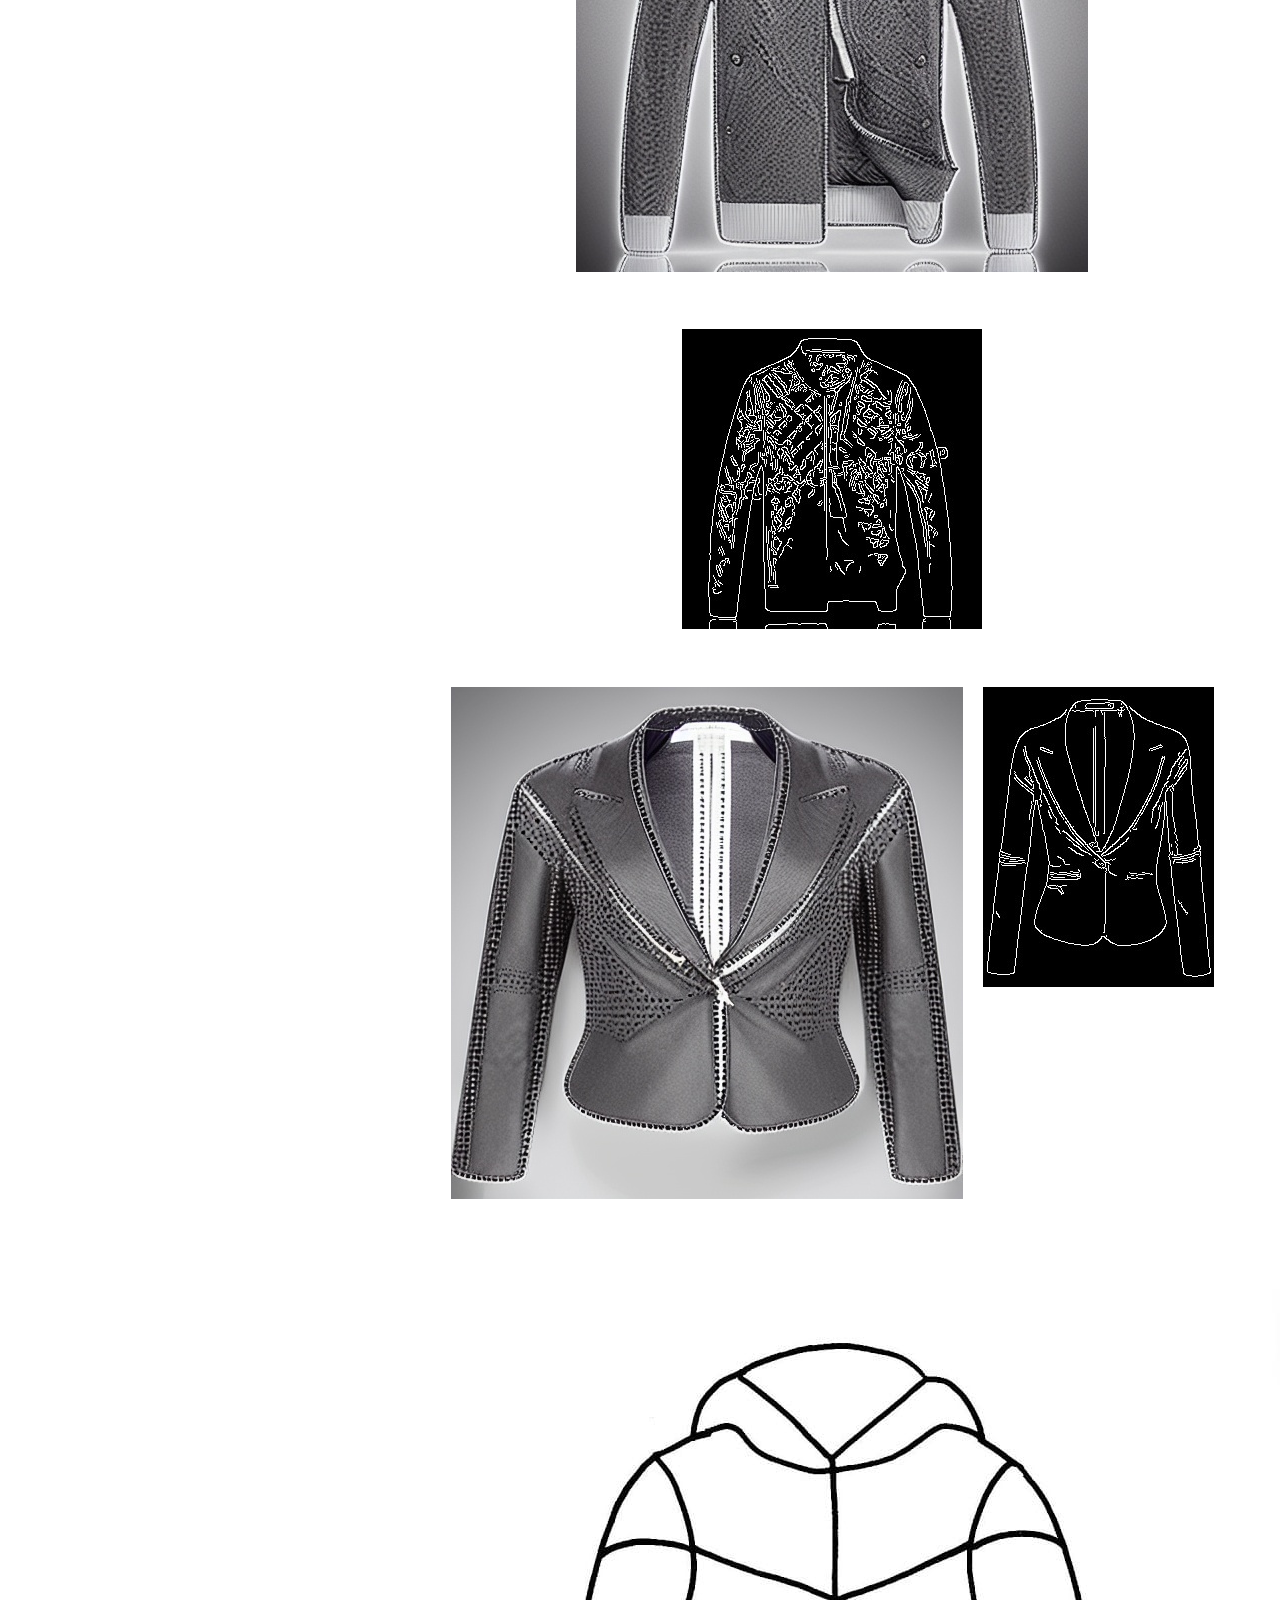
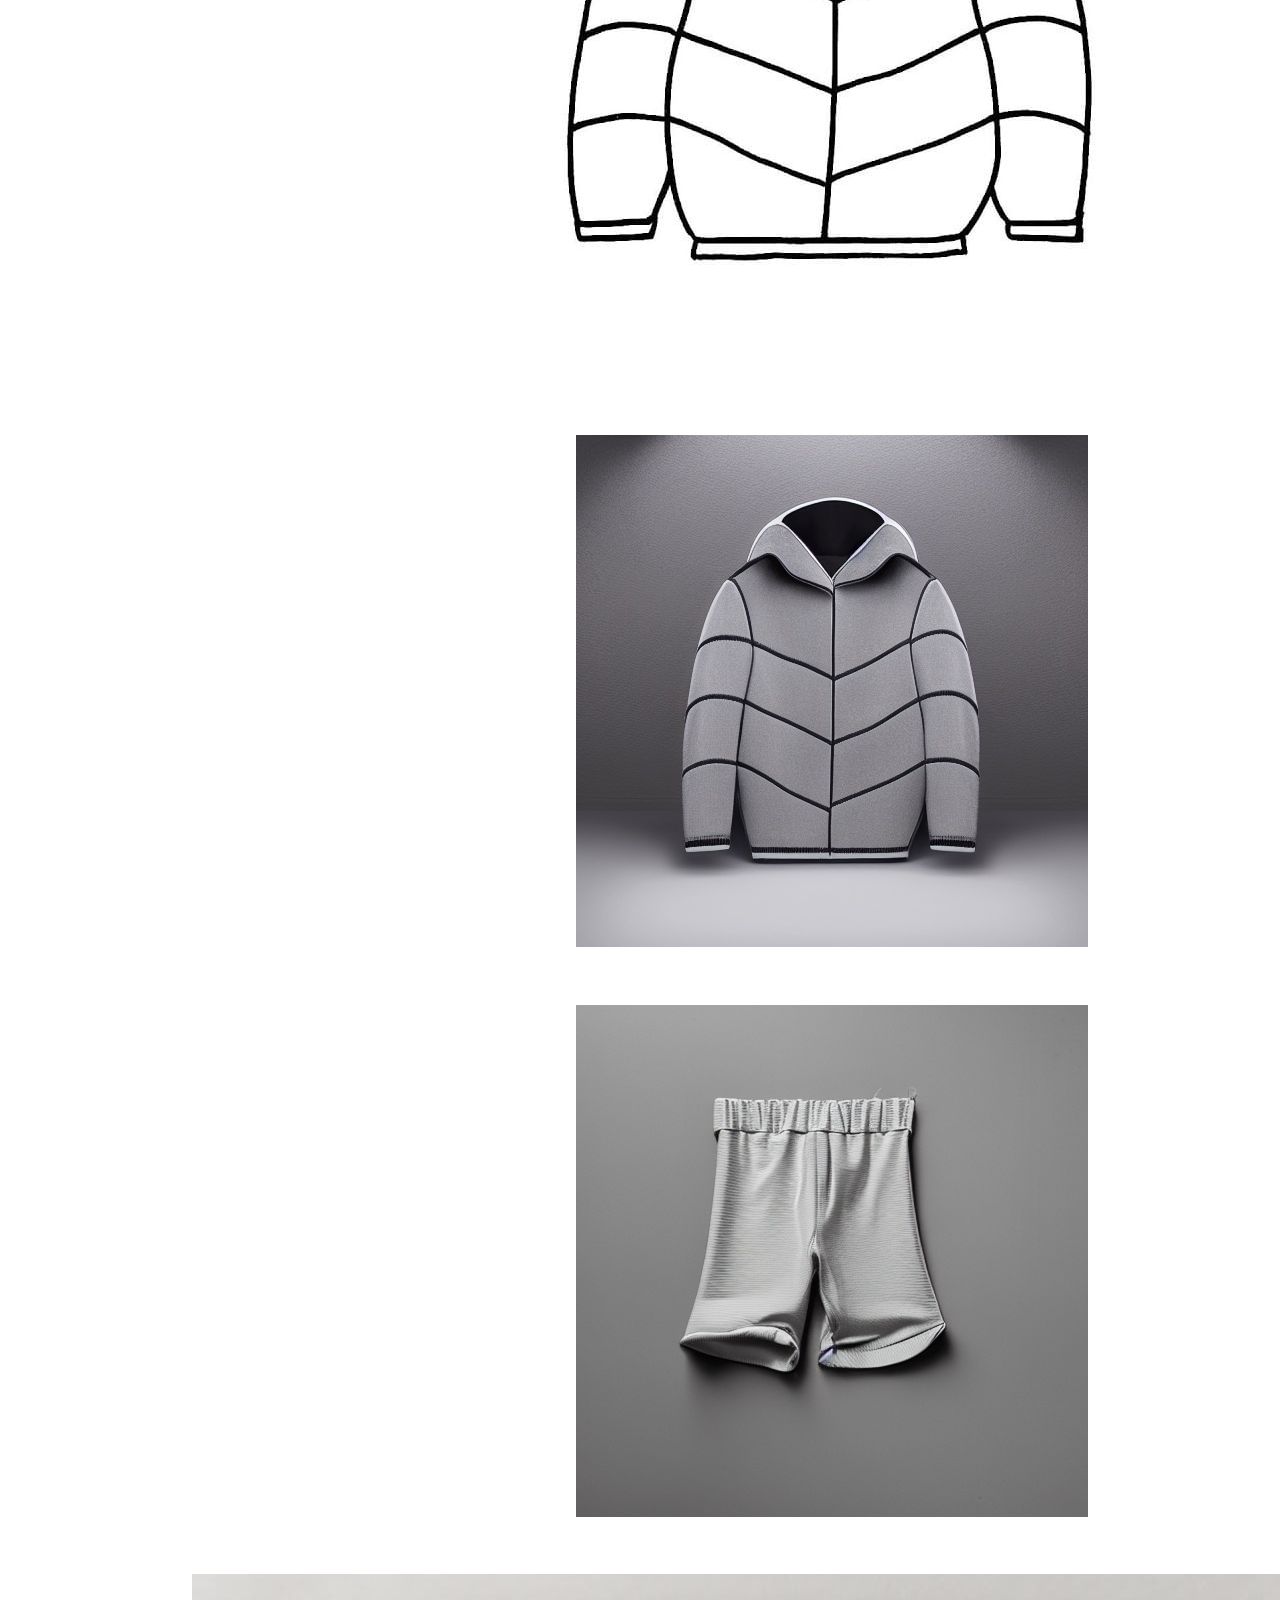
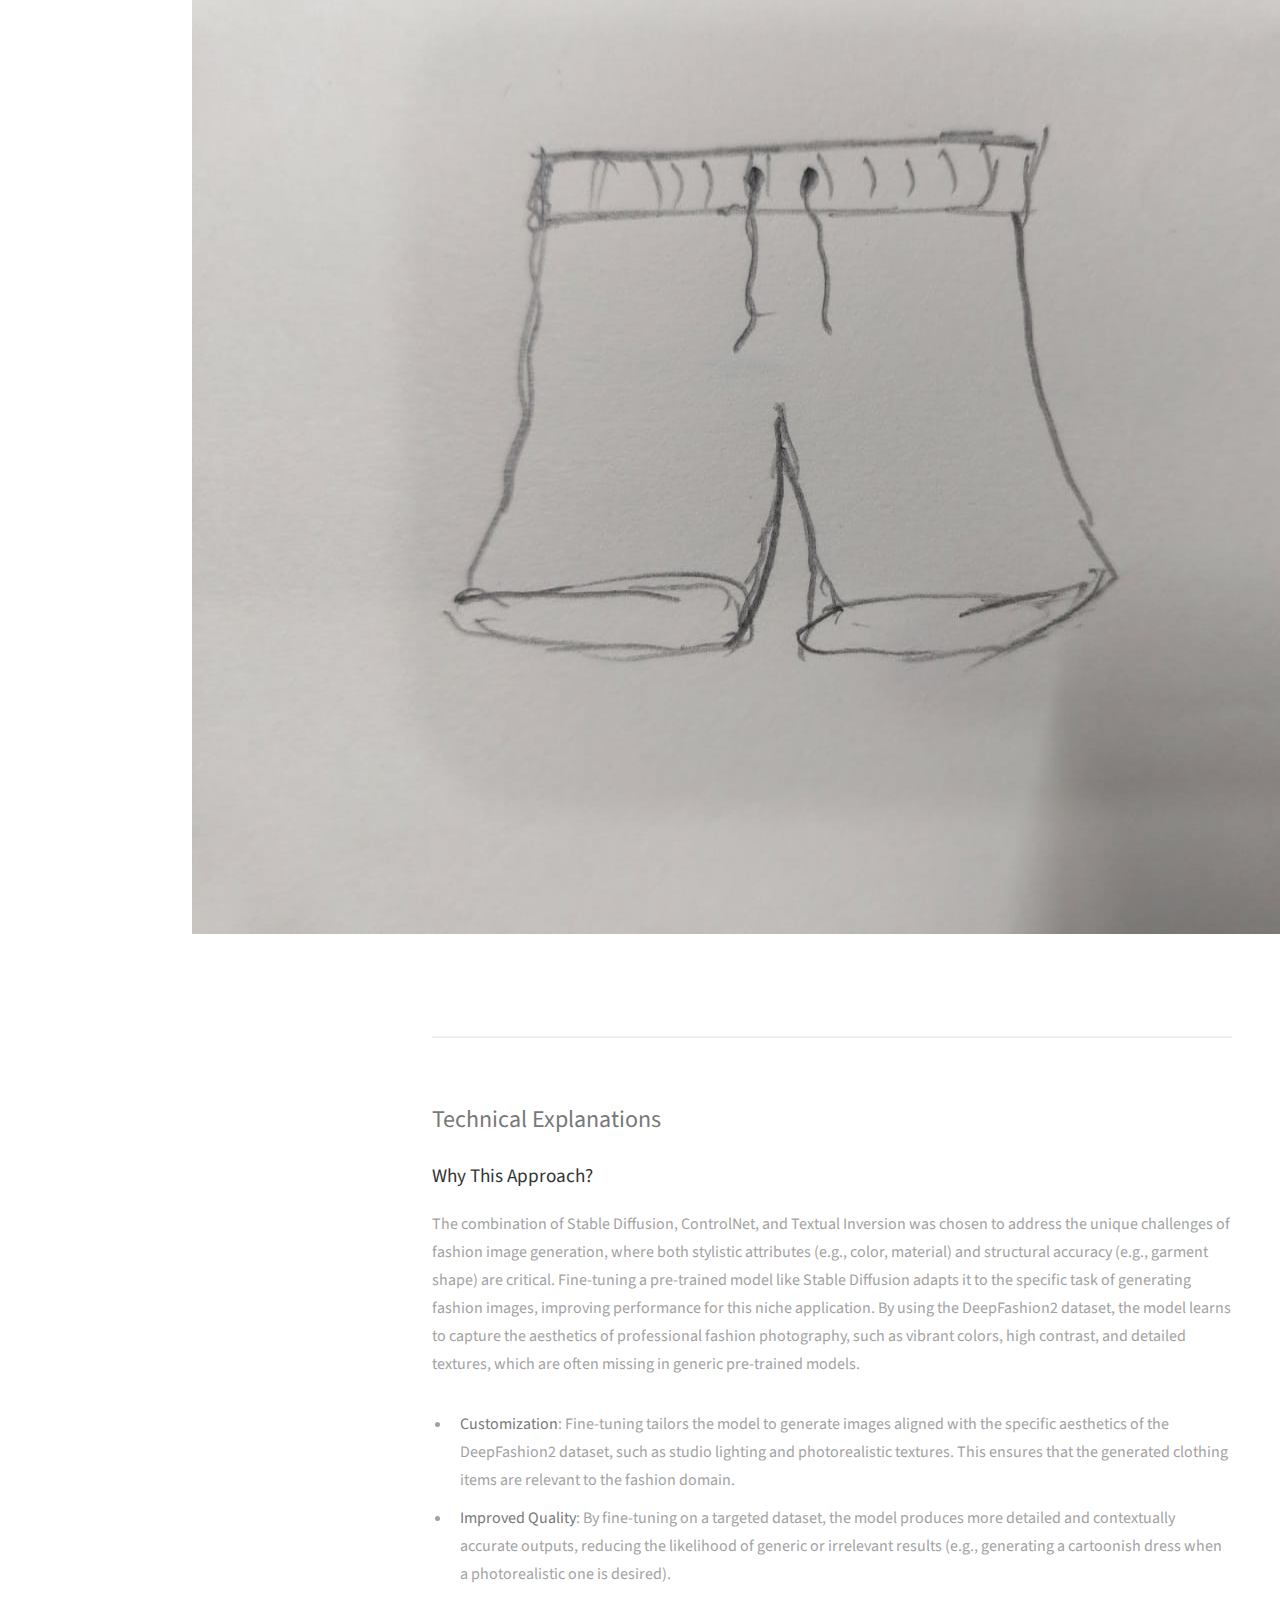
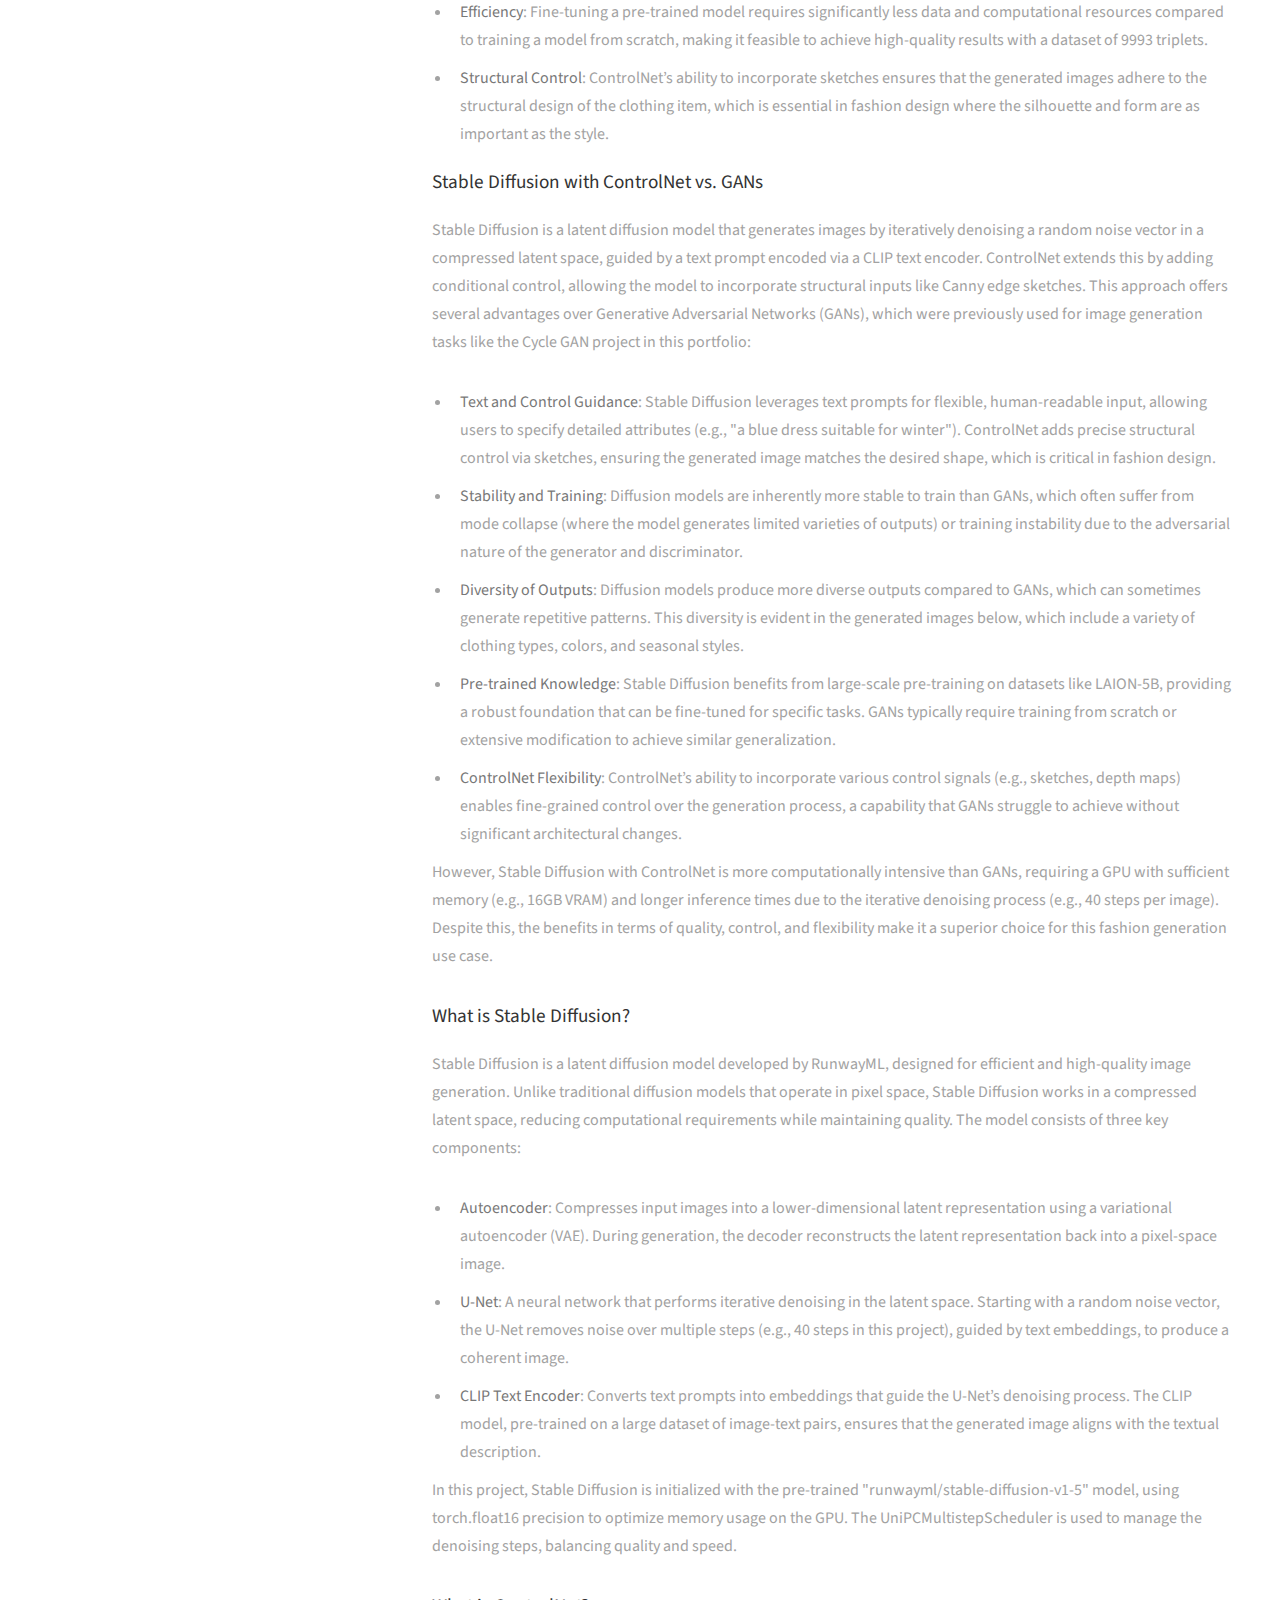
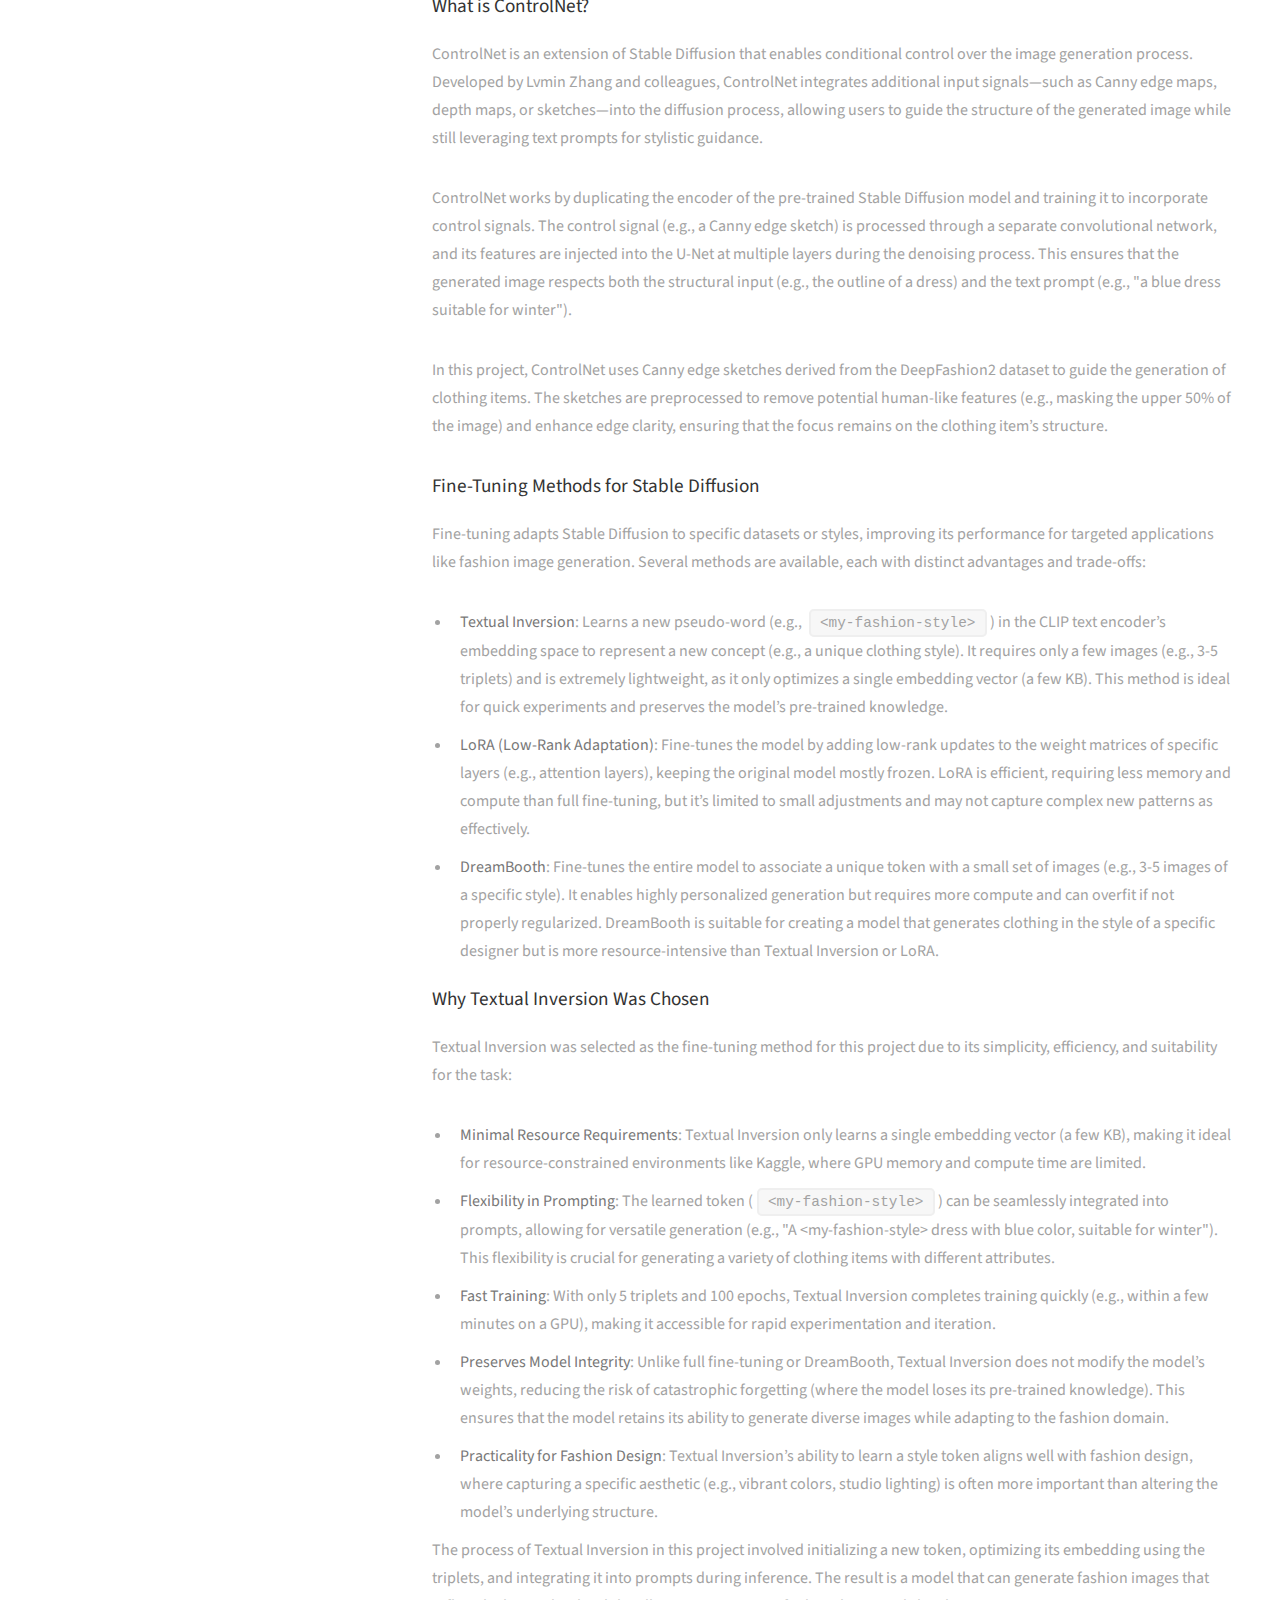
<file: course_project.html>
<!DOCTYPE HTML>
<html>
<head>
    <title>ControlNet with Stable Diffusion - My GenAI Portfolio</title>
    <meta charset="utf-8" />
    <meta name="viewport" content="width=device-width, initial-scale=1, user-scalable=no" />
    <link rel="stylesheet" href="assets/css/main.css" />
    <!-- Font Awesome for Icons (Updated to 6.6.0 for consistency with portfolio) -->
    <link rel="stylesheet" href="https://cdnjs.cloudflare.com/ajax/libs/font-awesome/6.6.0/css/all.min.css" />
    <style>
        .generated-images {
            display: flex;
            flex-wrap: wrap;
            gap: 20px;
            justify-content: center;
            margin-top: 20px;
        }
        .generated-image {
            width: 150px;
            height: 150px;
            object-fit: contain;
            border: 1px solid #ccc;
            border-radius: 5px;
        }
        .image-caption {
            text-align: center;
            margin-top: 5px;
            font-size: 0.9em;
            color: #666;
        }
        .architecture-image {
            text-align: center;
            margin: 20px 0;
        }
        .architecture-image img {
            width: 150%;
            max-width: 1600px;
            height: auto;
            margin-left: -5%;
            display: block;
        }
        section h4 {
            margin-top: 20px;
            font-size: 1.2em;
            color: #333;
        }
        section ul {
            margin: 10px 0;
            padding-left: 20px;
        }
        section ul li {
            margin-bottom: 10px;
        }
    </style>
</head>
<body>

<!-- Header -->
<header id="header">
    <div class="inner">
        <a href="index.html" class="button">Back to Portfolio</a>
        <h1>ControlNet with Stable Diffusion for Fashion Image Generation</h1>
    </div>
</header>

<!-- Main -->
<div id="main">
    <section id="one">
        <h2>Project Overview</h2>
        <p>
            This project focuses on generating photorealistic fashion images using Stable Diffusion integrated with ControlNet, a powerful framework for conditional image generation. The objective is to synthesize isolated clothing items based on textual descriptions and structural sketches, leveraging the DeepFashion2 dataset, which contains 9993 triplets of images, text annotations, and Canny edge sketches. The dataset provides a rich source of fashion items, including various clothing types (e.g., jackets, t-shirts, dresses), materials, colors, and seasonal suitability, making it ideal for training a model to generate detailed and contextually accurate fashion designs.
        </p>
        <p>
            Stable Diffusion, a latent diffusion model, serves as the backbone for image generation, iteratively denoising a latent representation to produce high-quality images guided by text prompts encoded via a CLIP text encoder. ControlNet enhances this process by incorporating structural guidance through Canny edge sketches, ensuring that the generated clothing items align with the provided sketch’s shape and form. To tailor the model to the specific aesthetics of fashion design, Textual Inversion is employed as a fine-tuning method, learning a new token (<code>&lt;my-fashion-style&gt;</code>) that encapsulates the unique style of the DeepFashion2 dataset, such as vibrant colors, detailed textures, and studio lighting effects.
        </p>
        <p>
            The project was executed on a Kaggle environment with GPU support, utilizing PyTorch and the Diffusers library. The training process involved preparing triplets of images, text prompts, and sketches, followed by fine-tuning via Textual Inversion over 100 epochs. The final generation phase used prompts like "light color, white color, suitable for summer" and "blue color dress, suitable for winter," combined with sketches to produce photorealistic clothing images without human figures, ensuring focus on the clothing item itself.
        </p>
    </section>

    <section id="two">
        <h2>Architecture and Workflow</h2>
        <p>
            The architecture of this project integrates Stable Diffusion with ControlNet to achieve precise control over both the style and structure of generated fashion images. Stable Diffusion operates in a latent space, using an autoencoder to compress images into a lower-dimensional representation, a U-Net to perform iterative denoising, and a CLIP text encoder to convert text prompts into embeddings that guide the denoising process. This allows the model to generate images that align with textual descriptions, such as "a white dress suitable for summer with vibrant colors."
        </p>
        <p>
            ControlNet extends Stable Diffusion by adding a conditional control mechanism. It duplicates the encoder of the pre-trained Stable Diffusion model and trains it to incorporate additional input signals, such as Canny edge maps derived from sketches. During inference, ControlNet combines the text prompt embeddings with the control image (e.g., a Canny edge sketch of a dress), ensuring that the generated image respects both the textual description and the structural outline provided by the sketch. This dual guidance is particularly valuable in fashion design, where the shape of a garment (e.g., the silhouette of a jacket) is as important as its stylistic attributes (e.g., color, material).
        </p>
        <p>
            Fine-tuning is achieved through Textual Inversion, which learns a new embedding for the token <code>&lt;my-fashion-style&gt;</code> using a small subset of the DeepFashion2 dataset. This embedding captures the unique characteristics of the dataset, such as the photorealistic quality, vibrant colors, and studio lighting typical of fashion photography. During generation, the token is incorporated into prompts (e.g., "An isolated &lt;my-fashion-style&gt; dress, light color, suitable for summer"), enabling the model to generate images that reflect the learned style while adhering to the user’s description and sketch.
        </p>
        <div class="architecture-image">
            <img src="images/fulls/Style_Sketch.png" alt="ControlNet with Stable Diffusion Architecture">
            <p class="image-caption">Figure 1: Architecture of ControlNet with Stable Diffusion, illustrating the integration of text prompts and sketch-based control for fashion image generation.</p>
        </div>
    </section>

    <section id="three">
        <h2>Experimental Setup and Results</h2>
        <h4>Dataset Preparation</h4>
        <p>
            The DeepFashion2 dataset was used, comprising 9993 triplets of images, text annotations, and Canny edge sketches. Each triplet consists of:
        </p>
        <ul>
            <li><strong>Image</strong>: A high-resolution photograph of an isolated clothing item (e.g., a jacket, dress) under studio lighting conditions.</li>
            <li><strong>Text Annotation</strong>: A description of the clothing item, including attributes like type (e.g., "t-shirt"), color (e.g., "blue color"), material (e.g., "made of cotton"), and suitability (e.g., "suitable for summer").</li>
            <li><strong>Canny Edge Sketch</strong>: A preprocessed sketch generated using Canny edge detection, capturing the structural outline of the clothing item, which is used as input for ControlNet.</li>
        </ul>
        <p>
            For training, a subset of 5 triplets was used to fine-tune the model via Textual Inversion, ensuring computational efficiency while capturing the dataset’s style. The images and sketches were resized to 512x512 pixels to match the model’s input requirements, and text prompts were parsed to extract structured attributes (e.g., "blue color jacket, suitable for winter").
        </p>

        <h4>Training Process</h4>
        <p>
            The training process involved two main phases: fine-tuning with Textual Inversion and image generation with ControlNet. In the fine-tuning phase, Textual Inversion was applied to learn the <code>&lt;my-fashion-style&gt;</code> token over 100 epochs. The process optimized a new embedding vector in the CLIP text encoder’s space, using the triplets to align the generated images with the input images. The loss function was based on mean squared error between the predicted noise and the actual noise added during the diffusion process, ensuring that the learned embedding accurately represented the fashion style of the DeepFashion2 dataset.
        </p>
        <p>
            During the generation phase, the fine-tuned model was used to synthesize images based on user-provided text prompts and sketches. The script supports both text-only generation (without ControlNet) and sketch-guided generation (with ControlNet). For the experimental results, ControlNet was enabled, using Canny edge sketches to guide the structure of the generated clothing items. Prompts like "light color, white color, suitable for summer" and "blue color dress, suitable for winter" were used to generate a variety of clothing items, ensuring diversity in style and seasonal suitability.
        </p>

        <h4>Generated Fashion Images</h4>
        <p>
            Below are 10 generated images showcasing the model’s ability to synthesize fashion items. These images were produced using prompts such as "light color, white color, suitable for summer" and "blue color dress, suitable for winter," with Canny edge sketches providing structural guidance. The images are photorealistic, with vibrant colors, high contrast, and detailed textures, reflecting the quality of professional fashion photography. They are saved in <code>/kaggle/working/</code> during generation and moved to <code>images/generated_fashion/</code> for display on this page.
        </p>
        <div class="generated-images">
            <div>
                <img src="images/fulls/a.jpg" alt="" class="">
                <p class="image-caption"></p>
            </div>
            <div>
                <img src="images/fulls/A.png" alt="" class="">
                <p class="image-caption"></p>
            </div>
            <div>
                <img src="images/fulls/w1.png" alt="" class="">
                <p class="image-caption"></p>
            </div>
            <div>
                <img src="images/fulls/W1.jpg" alt="" class="">
                <p class="image-caption"></p>
            </div>
            <div>
                <img src="images/fulls/W2.jpg" alt="" class="">
                <p class="image-caption"></p>
            </div>
            <div>
                <img src="images/fulls/shorts2.jpg" alt="" class="">
                <p class="image-caption"></p>
            </div>
            <div>
                <img src="images/fulls/W3.jpg" alt="" class="">
                <p class="image-caption"></p>
            </div>
            <div>
                <img src="images/fulls/w3.png" alt="" class="">
                <p class="image-caption"></p>
            </div>
            <div>
                <img src="images/fulls/w4.jpg" alt="" class="">
                <p class="image-caption"></p>
            </div>
            <div>
                <img src="images/fulls/w_4.jpg" alt="" class="">
                <p class="image-caption"></p>
            </div>
            <div>
                <img src="images/fulls/w6.jpg" alt="" class="">
                <p class="image-caption"></p>
            </div>
            <div>
                <img src="images/fulls/w_6.png" alt="" class="">
                <p class="image-caption"></p>
            </div>
            <div>
                <img src="images/fulls/m1.jpg" alt="" class="">
                <p class="image-caption"></p>
            </div>
            <div>
                <img src="images/fulls/me1.jpg" alt="" class="">
                <p class="image-caption"></p>
            </div>
            <div>
                <img src="images/fulls/m2.jpg" alt="" class="">
                <p class="image-caption"></p>
            </div>
            <div>
                <img src="images/fulls/me2.jpg" alt="" class="">
                <p class="image-caption"></p>
            </div>
            <div>
                <img src="images/fulls/jacket3.jpg" alt="" class="">
                <p class="image-caption"></p>
            </div>
            <div>
                <img src="images/fulls/3.jpg" alt="" class="">
                <p class="image-caption"></p>
            </div>
            <div>
                <img src="images/fulls/m4.jpg" alt="" class="">
                <p class="image-caption"></p>
            </div>
            <div>
                <img src="images/fulls/shorts.jpg" alt="" class="">
                <p class="image-caption"></p>
            </div>
        </div>
    </section>

    <section id="four">
        <h2>Technical Explanations</h2>
        <h4>Why This Approach?</h4>
        <p>
            The combination of Stable Diffusion, ControlNet, and Textual Inversion was chosen to address the unique challenges of fashion image generation, where both stylistic attributes (e.g., color, material) and structural accuracy (e.g., garment shape) are critical. Fine-tuning a pre-trained model like Stable Diffusion adapts it to the specific task of generating fashion images, improving performance for this niche application. By using the DeepFashion2 dataset, the model learns to capture the aesthetics of professional fashion photography, such as vibrant colors, high contrast, and detailed textures, which are often missing in generic pre-trained models.
        </p>
        <ul>
            <li><strong>Customization</strong>: Fine-tuning tailors the model to generate images aligned with the specific aesthetics of the DeepFashion2 dataset, such as studio lighting and photorealistic textures. This ensures that the generated clothing items are relevant to the fashion domain.</li>
            <li><strong>Improved Quality</strong>: By fine-tuning on a targeted dataset, the model produces more detailed and contextually accurate outputs, reducing the likelihood of generic or irrelevant results (e.g., generating a cartoonish dress when a photorealistic one is desired).</li>
            <li><strong>Efficiency</strong>: Fine-tuning a pre-trained model requires significantly less data and computational resources compared to training a model from scratch, making it feasible to achieve high-quality results with a dataset of 9993 triplets.</li>
            <li><strong>Structural Control</strong>: ControlNet’s ability to incorporate sketches ensures that the generated images adhere to the structural design of the clothing item, which is essential in fashion design where the silhouette and form are as important as the style.</li>
        </ul>

        <h4>Stable Diffusion with ControlNet vs. GANs</h4>
        <p>
            Stable Diffusion is a latent diffusion model that generates images by iteratively denoising a random noise vector in a compressed latent space, guided by a text prompt encoded via a CLIP text encoder. ControlNet extends this by adding conditional control, allowing the model to incorporate structural inputs like Canny edge sketches. This approach offers several advantages over Generative Adversarial Networks (GANs), which were previously used for image generation tasks like the Cycle GAN project in this portfolio:
        </p>
        <ul>
            <li><strong>Text and Control Guidance</strong>: Stable Diffusion leverages text prompts for flexible, human-readable input, allowing users to specify detailed attributes (e.g., "a blue dress suitable for winter"). ControlNet adds precise structural control via sketches, ensuring the generated image matches the desired shape, which is critical in fashion design.</li>
            <li><strong>Stability and Training</strong>: Diffusion models are inherently more stable to train than GANs, which often suffer from mode collapse (where the model generates limited varieties of outputs) or training instability due to the adversarial nature of the generator and discriminator.</li>
            <li><strong>Diversity of Outputs</strong>: Diffusion models produce more diverse outputs compared to GANs, which can sometimes generate repetitive patterns. This diversity is evident in the generated images below, which include a variety of clothing types, colors, and seasonal styles.</li>
            <li><strong>Pre-trained Knowledge</strong>: Stable Diffusion benefits from large-scale pre-training on datasets like LAION-5B, providing a robust foundation that can be fine-tuned for specific tasks. GANs typically require training from scratch or extensive modification to achieve similar generalization.</li>
            <li><strong>ControlNet Flexibility</strong>: ControlNet’s ability to incorporate various control signals (e.g., sketches, depth maps) enables fine-grained control over the generation process, a capability that GANs struggle to achieve without significant architectural changes.</li>
        </ul>
        <p>
            However, Stable Diffusion with ControlNet is more computationally intensive than GANs, requiring a GPU with sufficient memory (e.g., 16GB VRAM) and longer inference times due to the iterative denoising process (e.g., 40 steps per image). Despite this, the benefits in terms of quality, control, and flexibility make it a superior choice for this fashion generation use case.
        </p>

        <h4>What is Stable Diffusion?</h4>
        <p>
            Stable Diffusion is a latent diffusion model developed by RunwayML, designed for efficient and high-quality image generation. Unlike traditional diffusion models that operate in pixel space, Stable Diffusion works in a compressed latent space, reducing computational requirements while maintaining quality. The model consists of three key components:
        </p>
        <ul>
            <li><strong>Autoencoder</strong>: Compresses input images into a lower-dimensional latent representation using a variational autoencoder (VAE). During generation, the decoder reconstructs the latent representation back into a pixel-space image.</li>
            <li><strong>U-Net</strong>: A neural network that performs iterative denoising in the latent space. Starting with a random noise vector, the U-Net removes noise over multiple steps (e.g., 40 steps in this project), guided by text embeddings, to produce a coherent image.</li>
            <li><strong>CLIP Text Encoder</strong>: Converts text prompts into embeddings that guide the U-Net’s denoising process. The CLIP model, pre-trained on a large dataset of image-text pairs, ensures that the generated image aligns with the textual description.</li>
        </ul>
        <p>
            In this project, Stable Diffusion is initialized with the pre-trained "runwayml/stable-diffusion-v1-5" model, using torch.float16 precision to optimize memory usage on the GPU. The UniPCMultistepScheduler is used to manage the denoising steps, balancing quality and speed.
        </p>

        <h4>What is ControlNet?</h4>
        <p>
            ControlNet is an extension of Stable Diffusion that enables conditional control over the image generation process. Developed by Lvmin Zhang and colleagues, ControlNet integrates additional input signals—such as Canny edge maps, depth maps, or sketches—into the diffusion process, allowing users to guide the structure of the generated image while still leveraging text prompts for stylistic guidance.
        </p>
        <p>
            ControlNet works by duplicating the encoder of the pre-trained Stable Diffusion model and training it to incorporate control signals. The control signal (e.g., a Canny edge sketch) is processed through a separate convolutional network, and its features are injected into the U-Net at multiple layers during the denoising process. This ensures that the generated image respects both the structural input (e.g., the outline of a dress) and the text prompt (e.g., "a blue dress suitable for winter").
        </p>
        <p>
            In this project, ControlNet uses Canny edge sketches derived from the DeepFashion2 dataset to guide the generation of clothing items. The sketches are preprocessed to remove potential human-like features (e.g., masking the upper 50% of the image) and enhance edge clarity, ensuring that the focus remains on the clothing item’s structure.
        </p>

        <h4>Fine-Tuning Methods for Stable Diffusion</h4>
        <p>
            Fine-tuning adapts Stable Diffusion to specific datasets or styles, improving its performance for targeted applications like fashion image generation. Several methods are available, each with distinct advantages and trade-offs:
        </p>
        <ul>
            <li><strong>Textual Inversion</strong>: Learns a new pseudo-word (e.g., <code>&lt;my-fashion-style&gt;</code>) in the CLIP text encoder’s embedding space to represent a new concept (e.g., a unique clothing style). It requires only a few images (e.g., 3-5 triplets) and is extremely lightweight, as it only optimizes a single embedding vector (a few KB). This method is ideal for quick experiments and preserves the model’s pre-trained knowledge.</li>
            <li><strong>LoRA (Low-Rank Adaptation)</strong>: Fine-tunes the model by adding low-rank updates to the weight matrices of specific layers (e.g., attention layers), keeping the original model mostly frozen. LoRA is efficient, requiring less memory and compute than full fine-tuning, but it’s limited to small adjustments and may not capture complex new patterns as effectively.</li>
            <li><strong>DreamBooth</strong>: Fine-tunes the entire model to associate a unique token with a small set of images (e.g., 3-5 images of a specific style). It enables highly personalized generation but requires more compute and can overfit if not properly regularized. DreamBooth is suitable for creating a model that generates clothing in the style of a specific designer but is more resource-intensive than Textual Inversion or LoRA.</li>
        </ul>

        <h4>Why Textual Inversion Was Chosen</h4>
        <p>
            Textual Inversion was selected as the fine-tuning method for this project due to its simplicity, efficiency, and suitability for the task:
        </p>
        <ul>
            <li><strong>Minimal Resource Requirements</strong>: Textual Inversion only learns a single embedding vector (a few KB), making it ideal for resource-constrained environments like Kaggle, where GPU memory and compute time are limited.</li>
            <li><strong>Flexibility in Prompting</strong>: The learned token (<code>&lt;my-fashion-style&gt;</code>) can be seamlessly integrated into prompts, allowing for versatile generation (e.g., "A &lt;my-fashion-style&gt; dress with blue color, suitable for winter"). This flexibility is crucial for generating a variety of clothing items with different attributes.</li>
            <li><strong>Fast Training</strong>: With only 5 triplets and 100 epochs, Textual Inversion completes training quickly (e.g., within a few minutes on a GPU), making it accessible for rapid experimentation and iteration.</li>
            <li><strong>Preserves Model Integrity</strong>: Unlike full fine-tuning or DreamBooth, Textual Inversion does not modify the model’s weights, reducing the risk of catastrophic forgetting (where the model loses its pre-trained knowledge). This ensures that the model retains its ability to generate diverse images while adapting to the fashion domain.</li>
            <li><strong>Practicality for Fashion Design</strong>: Textual Inversion’s ability to learn a style token aligns well with fashion design, where capturing a specific aesthetic (e.g., vibrant colors, studio lighting) is often more important than altering the model’s underlying structure.</li>
        </ul>
        <p>
            The process of Textual Inversion in this project involved initializing a new token, optimizing its embedding using the triplets, and integrating it into prompts during inference. The result is a model that can generate fashion images that reflect the learned style while adhering to user-specified attributes and sketches.
        </p>
    </section>

    <section id="five">
        <h2>Challenges and Potential Improvements</h2>
        <h4>Challenges Faced</h4>
        <p>
            Despite the success of the project, several challenges were encountered during development and training:
        </p>
        <ul>
            <li><strong>GPU Memory Constraints</strong>: Stable Diffusion with ControlNet is memory-intensive, requiring careful management of GPU resources. The script includes memory logging and clearing (e.g., <code>torch.cuda.empty_cache()</code>) to mitigate out-of-memory errors, but larger batch sizes or higher resolution images were not feasible on Kaggle’s 16GB GPU.</li>
            <li><strong>Dataset Quality</strong>: The DeepFashion2 dataset, while rich, contains some inconsistencies in text annotations (e.g., vague descriptions like "clothing item"). The script’s <code>parse_text_file</code> function was enhanced to extract structured attributes, but some prompts still lacked specificity, affecting the quality of generated images.</li>
            <li><strong>Sketch Preprocessing</strong>: Canny edge sketches sometimes included unwanted features (e.g., human-like outlines), which could mislead the model. The script mitigates this by masking the upper 50% of the sketch and applying gentler edge detection, but this occasionally resulted in loss of fine details in the sketch.</li>
            <li><strong>Generation Variability</strong>: While Stable Diffusion produces diverse outputs, some generated images still exhibited minor artifacts (e.g., distorted textures) or failed to fully adhere to the sketch. This is a known limitation of diffusion models, where the iterative denoising process can introduce noise if not properly tuned.</li>
        </ul>

        <h4>Potential Improvements</h4>
        <p>
            To address these challenges and further enhance the project, several improvements could be explored:
        </p>
        <ul>
            <li><strong>Higher Resolution Generation</strong>: Using a more powerful GPU (e.g., 24GB VRAM) would allow for generating higher resolution images (e.g., 1024x1024), improving the detail and quality of the generated clothing items for professional use.</li>
            <li><strong>Enhanced Sketch Preprocessing</strong>: Developing a more sophisticated sketch preprocessing pipeline, such as using semantic segmentation to isolate clothing items before edge detection, could improve the quality of the control signal and reduce artifacts.</li>
            <li><strong>Advanced Fine-Tuning</strong>: Combining Textual Inversion with LoRA or DreamBooth could enable more expressive fine-tuning, capturing both stylistic and structural nuances of the DeepFashion2 dataset. For example, LoRA could fine-tune the U-Net to better handle fashion-specific textures.</li>
            <li><strong>Prompt Engineering</strong>: Improving the text prompt parsing logic to handle more complex descriptions (e.g., "a blue denim jacket with long sleeves and gold buttons") would allow for more detailed and accurate generation. This could involve integrating a natural language processing model to extract structured attributes.</li>
            <li><strong>Evaluation Metrics</strong>: Implementing quantitative evaluation metrics, such as Fréchet Inception Distance (FID) to measure the similarity between generated and real images, or user studies to assess aesthetic quality, would provide a more rigorous assessment of the model’s performance.</li>
            <li><strong>Interactive Interface</strong>: Developing a web-based interface where users can input custom prompts and upload sketches in real-time would make the tool more accessible to fashion designers, enabling on-the-fly generation and iteration of designs.</li>
        </ul>
    </section>

</div>

<!-- Scripts -->
<script src="assets/js/jquery.min.js"></script>
<script src="assets/js/main.js"></script>
<script type="text/javascript">
    var gk_isXlsx = false;
    var gk_xlsxFileLookup = {};
    var gk_fileData = {};
    function filledCell(cell) { return cell !== '' && cell != null; }
    function loadFileData(filename) {
        if (gk_isXlsx && gk_xlsxFileLookup[filename]) {
            try {
                var workbook = XLSX.read(gk_fileData[filename], { type: 'base64' });
                var firstSheetName = workbook.SheetNames[0];
                var worksheet = workbook.Sheets[firstSheetName];
                var jsonData = XLSX.utils.sheet_to_json(worksheet, { header: 1, blankrows: false, defval: '' });
                var filteredData = jsonData.filter(row => row.some(filledCell));
                var headerRowIndex = filteredData.findIndex((row, index) =>
                    row.filter(filledCell).length >= filteredData[index + 1]?.filter(filledCell).length
                );
                if (headerRowIndex === -1 || headerRowIndex > 25) { headerRowIndex = 0; }
                var csv = XLSX.utils.aoa_to_sheet(filteredData.slice(headerRowIndex));
                csv = XLSX.utils.sheet_to_csv(csv, { header: 1 });
                return csv;
            } catch (e) { console.error(e); return ""; }
        }
        return gk_fileData[filename] || "";
    }
</script>
</body>
</html>
</file>
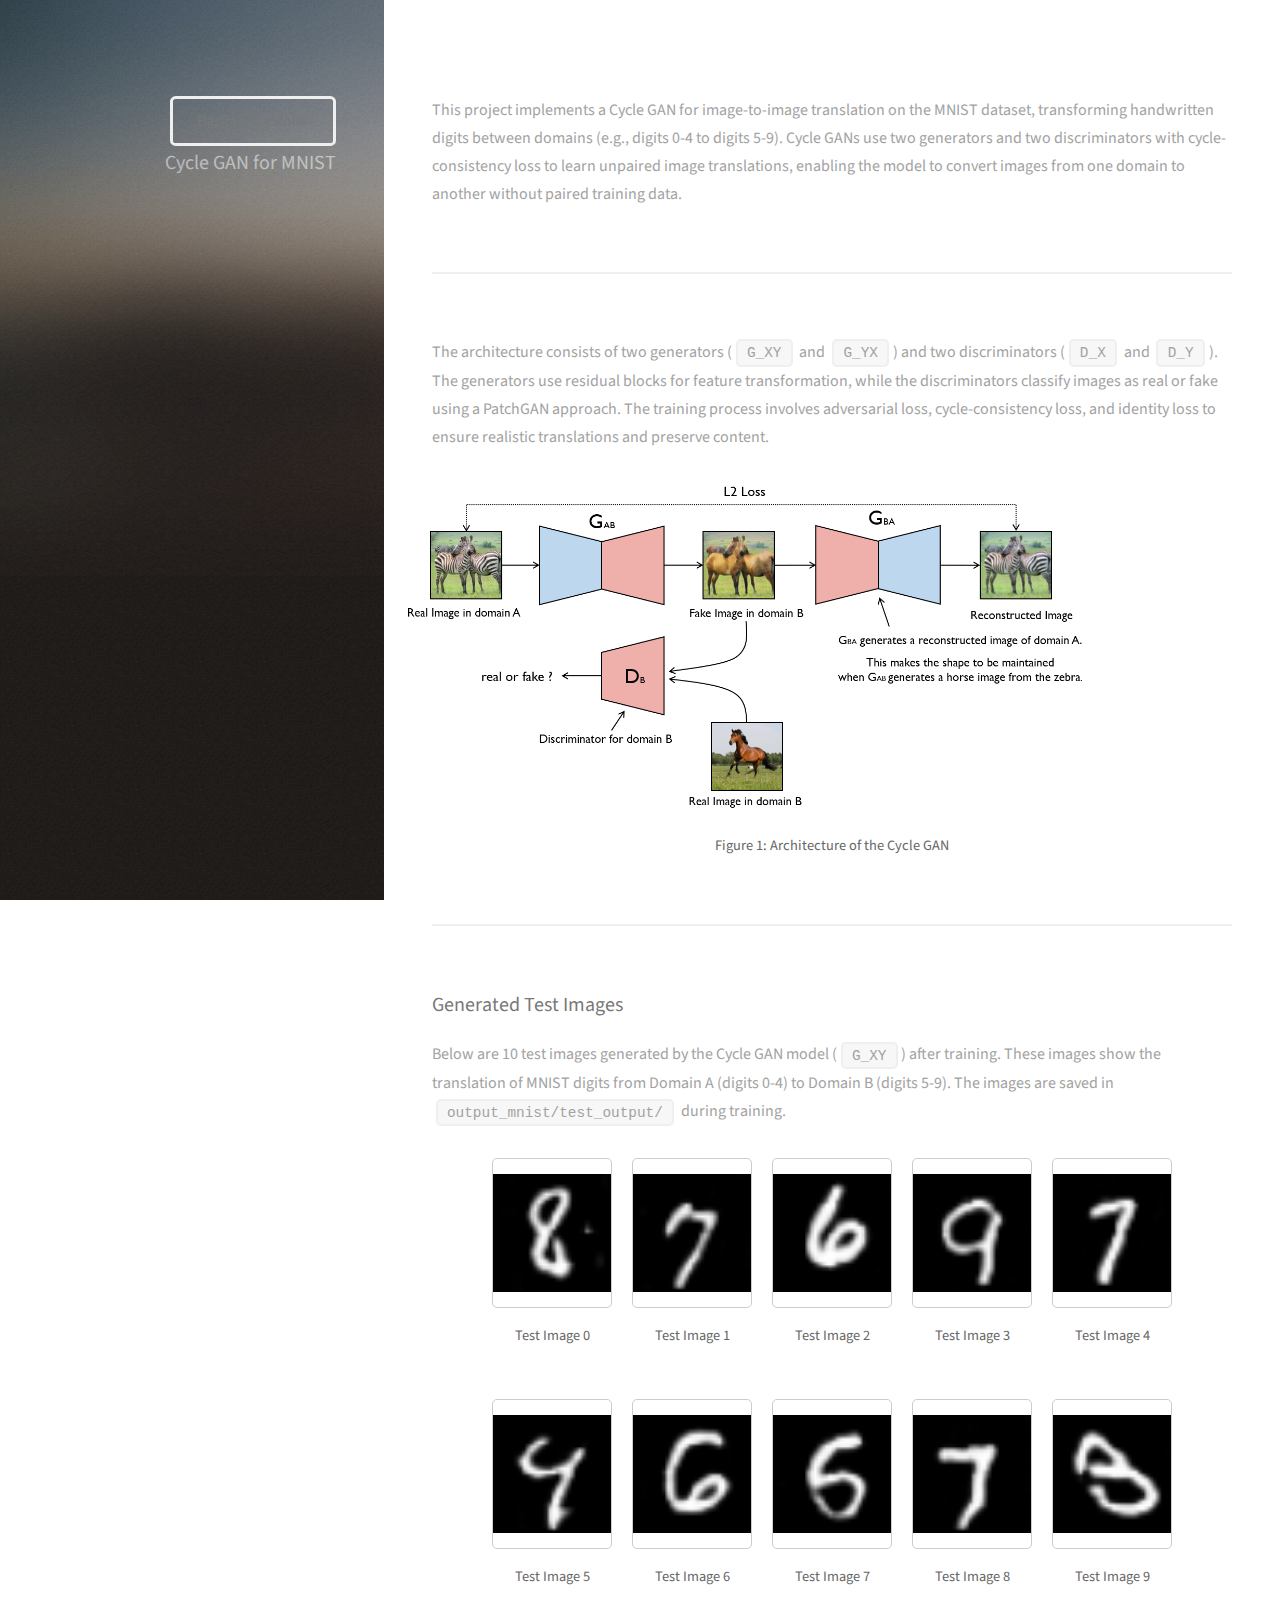
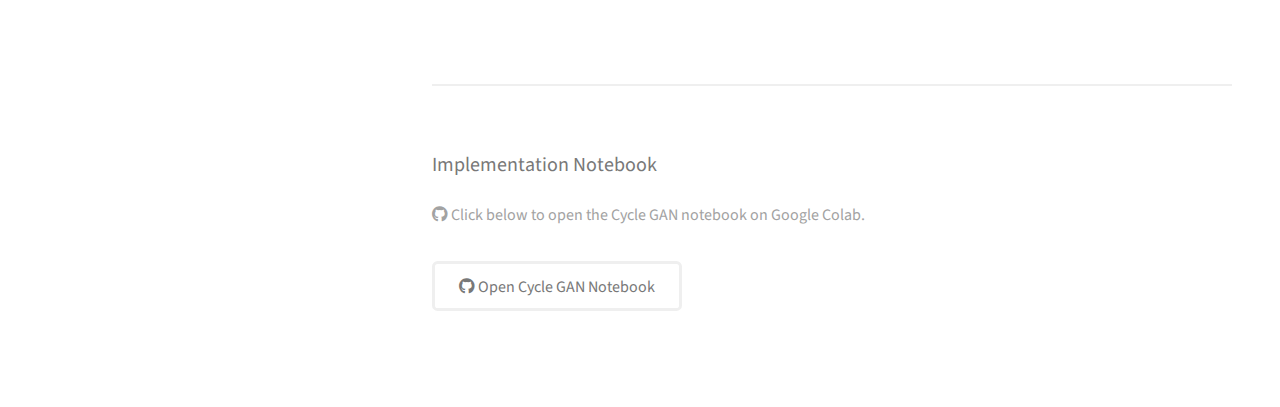
<file: cycleGAN.html>
<!DOCTYPE HTML>
<html>
<head>
    <title>Cycle GAN for MNIST - My GenAI Portfolio</title>
    <meta charset="utf-8" />
    <meta name="viewport" content="width=device-width, initial-scale=1, user-scalable=no" />
    <link rel="stylesheet" href="assets/css/main.css" />
    <!-- Font Awesome for Icons (Updated to 6.6.0 for consistency with portfolio) -->
    <link rel="stylesheet" href="https://cdnjs.cloudflare.com/ajax/libs/font-awesome/6.6.0/css/all.min.css" />
    <style>
        .test-images {
            display: flex;
            flex-wrap: wrap;
            gap: 20px;
            justify-content: center;
            margin-top: 20px;
        }
        .test-image {
            width: 120px;
            height: 150px;
            object-fit: contain;
            border: 1px solid #ccc;
            border-radius: 5px;
        }
        .image-caption {
            text-align: center;
            margin-top: 5px;
            font-size: 0.9em;
            color: #666;
        }
        .architecture-image {
            text-align: center;
            margin: 20px 0;
        }
        .architecture-image img {
            width: 100%; /* Increased size beyond container width */
            max-width: 700px; /* Maximum pixel limit to prevent over-scaling on large screens */
            height: auto;
            margin-left: -5%; /* Centers the oversized image */
            display: block;
        }
    </style>
</head>
<body>

<!-- Header -->
<header id="header">
    <div class="inner">
        <a href="index.html" class="button">Back to Portfolio</a>
        <h1>Cycle GAN for MNIST</h1>
    </div>
</header>

<!-- Main -->
<div id="main">
    <section id="one">
        <p>
            This project implements a Cycle GAN for image-to-image translation on the MNIST dataset, transforming handwritten digits between domains (e.g., digits 0-4 to digits 5-9). Cycle GANs use two generators and two discriminators with cycle-consistency loss to learn unpaired image translations, enabling the model to convert images from one domain to another without paired training data.
        </p>
    </section>
    <section id="two">
        <p>
            The architecture consists of two generators (<code>G_XY</code> and <code>G_YX</code>) and two discriminators (<code>D_X</code> and <code>D_Y</code>). The generators use residual blocks for feature transformation, while the discriminators classify images as real or fake using a PatchGAN approach. The training process involves adversarial loss, cycle-consistency loss, and identity loss to ensure realistic translations and preserve content.
        </p>
        <div class="architecture-image">
            <img src="images/fulls/cycleGAN.png" alt="Cycle GAN Architecture">
            <p class="image-caption">Figure 1: Architecture of the Cycle GAN</p>
        </div>
    </section>
    <section id="three">
        <h3>Generated Test Images</h3>
        <p>
            Below are 10 test images generated by the Cycle GAN model (<code>G_XY</code>) after training. These images show the translation of MNIST digits from Domain A (digits 0-4) to Domain B (digits 5-9). The images are saved in <code>output_mnist/test_output/</code> during training.
        </p>
        <div class="test-images">
            <div>
                <img src="images/fulls/test_0.png" alt="Test Image 0" class="test-image">
                <p class="image-caption">Test Image 0</p>
            </div>
            <div>
                <img src="images/fulls/test_1.png" alt="Test Image 1" class="test-image">
                <p class="image-caption">Test Image 1</p>
            </div>
            <div>
                <img src="images/fulls/test_2.png" alt="Test Image 2" class="test-image">
                <p class="image-caption">Test Image 2</p>
            </div>
            <div>
                <img src="images/fulls/test_3.png" alt="Test Image 3" class="test-image">
                <p class="image-caption">Test Image 3</p>
            </div>
            <div>
                <img src="images/fulls/test_4.png" alt="Test Image 4" class="test-image">
                <p class="image-caption">Test Image 4</p>
            </div>
            <div>
                <img src="images/fulls/test_5.png" alt="Test Image 5" class="test-image">
                <p class="image-caption">Test Image 5</p>
            </div>
            <div>
                <img src="images/fulls/test_6.png" alt="Test Image 6" class="test-image">
                <p class="image-caption">Test Image 6</p>
            </div>
            <div>
                <img src="images/fulls/test_7.png" alt="Test Image 7" class="test-image">
                <p class="image-caption">Test Image 7</p>
            </div>
            <div>
                <img src="images/fulls/test_8.png" alt="Test Image 8" class="test-image">
                <p class="image-caption">Test Image 8</p>
            </div>
            <div>
                <img src="images/fulls/test_9.png" alt="Test Image 9" class="test-image">
                <p class="image-caption">Test Image 9</p>
            </div>
        </div>
    </section>
    <section>
        <h3>Implementation Notebook</h3>
        <p>
            <i class="icon brands fa-github"></i>
            Click below to open the Cycle GAN notebook on Google Colab.
        </p>
        <a href="https://colab.research.google.com/gist/sgshrigouri/a86b0ab07c0f0d6b2eb2718406355864/cyclegan.ipynb" target="_blank" class="button">
            <i class="icon brands fa-github"></i> Open Cycle GAN Notebook
        </a>
    </section>
</div>

<!-- Footer -->
<footer id="footer">
    <div class="inner">
        <ul class="icons">
            <li><a href="https://github.com/sgshrigouri" class="icon brands fa-github" target="_blank"><span class="label">Github</span></a></li>
        </ul>
    </div>
</footer>

<!-- Scripts -->
<script src="assets/js/jquery.min.js"></script>
<script src="assets/js/main.js"></script>
<script type="text/javascript">
    var gk_isXlsx = false;
    var gk_xlsxFileLookup = {};
    var gk_fileData = {};
    function filledCell(cell) { return cell !== '' && cell != null; }
    function loadFileData(filename) {
        if (gk_isXlsx && gk_xlsxFileLookup[filename]) {
            try {
                var workbook = XLSX.read(gk_fileData[filename], { type: 'base64' });
                var firstSheetName = workbook.SheetNames[0];
                var worksheet = workbook.Sheets[firstSheetName];
                var jsonData = XLSX.utils.sheet_to_json(worksheet, { header: 1, blankrows: false, defval: '' });
                var filteredData = jsonData.filter(row => row.some(filledCell));
                var headerRowIndex = filteredData.findIndex((row, index) =>
                    row.filter(filledCell).length >= filteredData[index + 1]?.filter(filledCell).length
                );
                if (headerRowIndex === -1 || headerRowIndex > 25) { headerRowIndex = 0; }
                var csv = XLSX.utils.aoa_to_sheet(filteredData.slice(headerRowIndex));
                csv = XLSX.utils.sheet_to_csv(csv, { header: 1 });
                return csv;
            } catch (e) { console.error(e); return ""; }
        }
        return gk_fileData[filename] || "";
    }
</script>
</body>
</html>
</file>
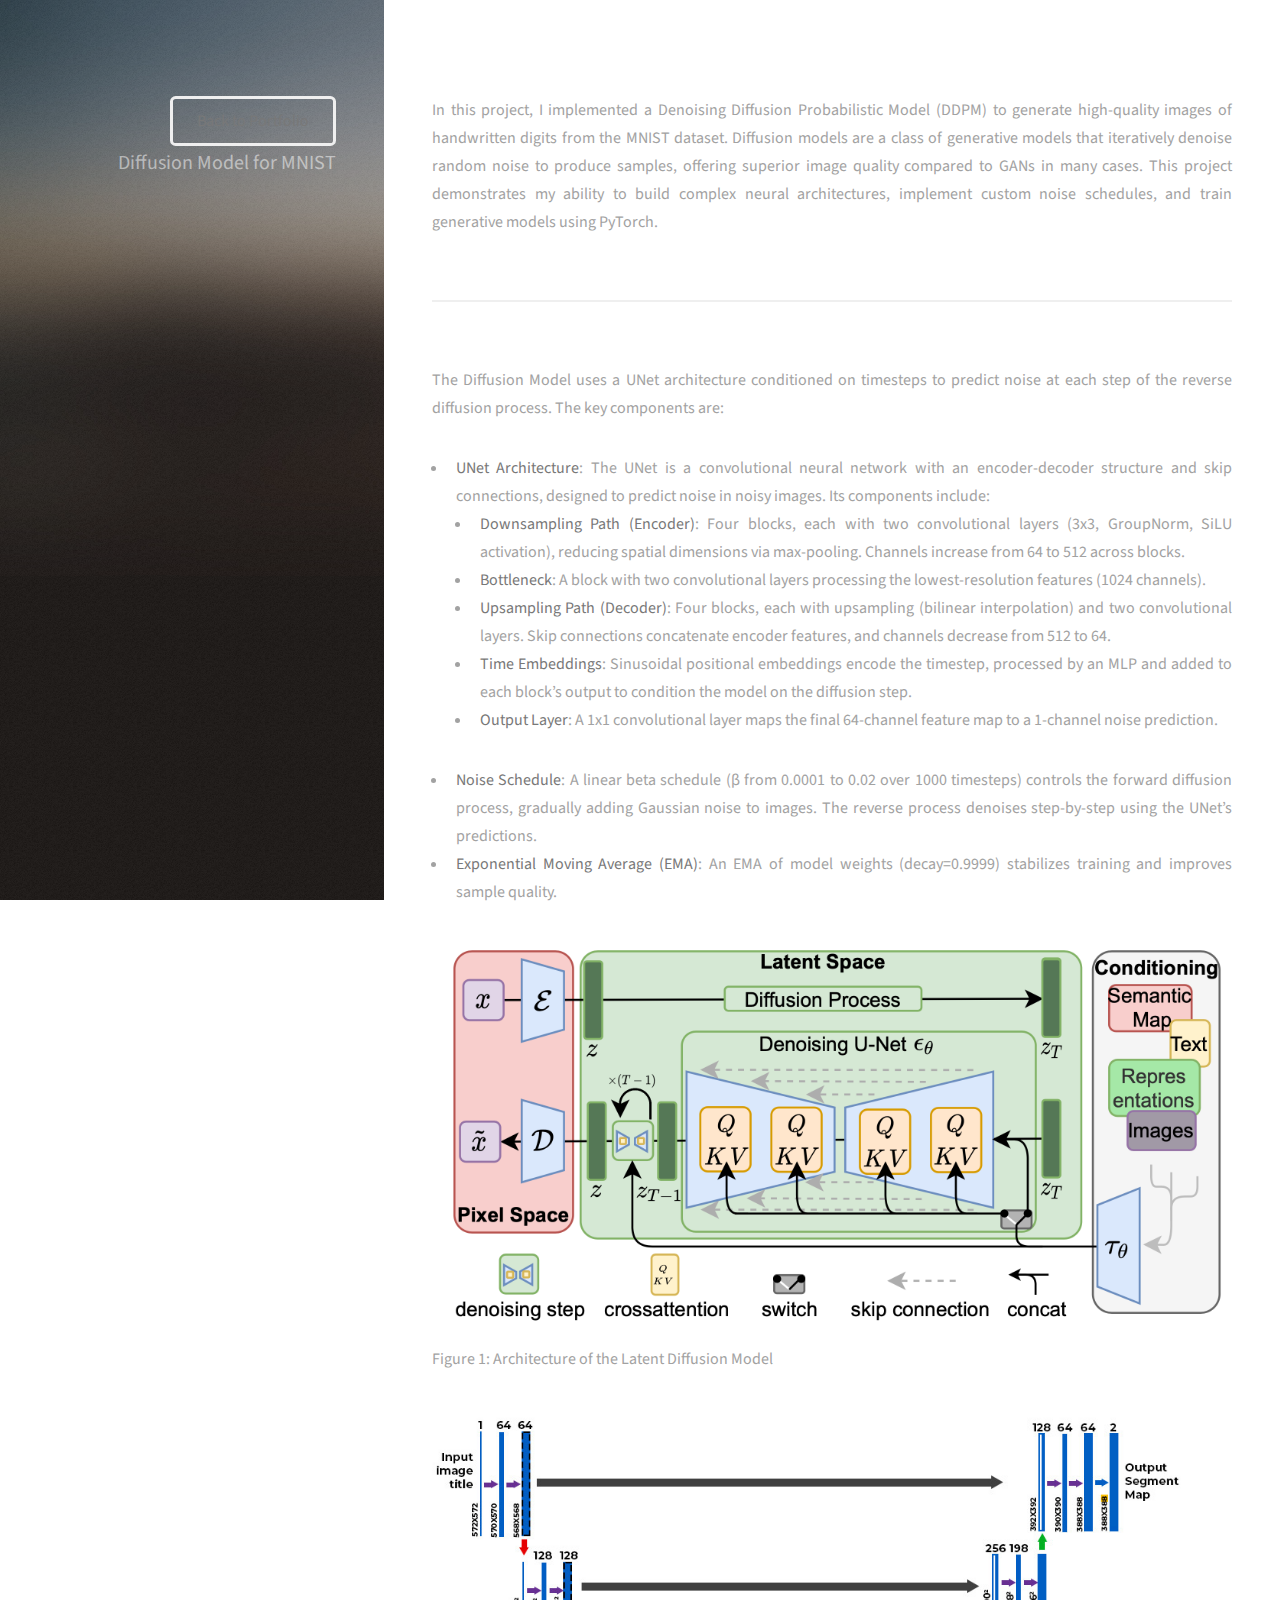
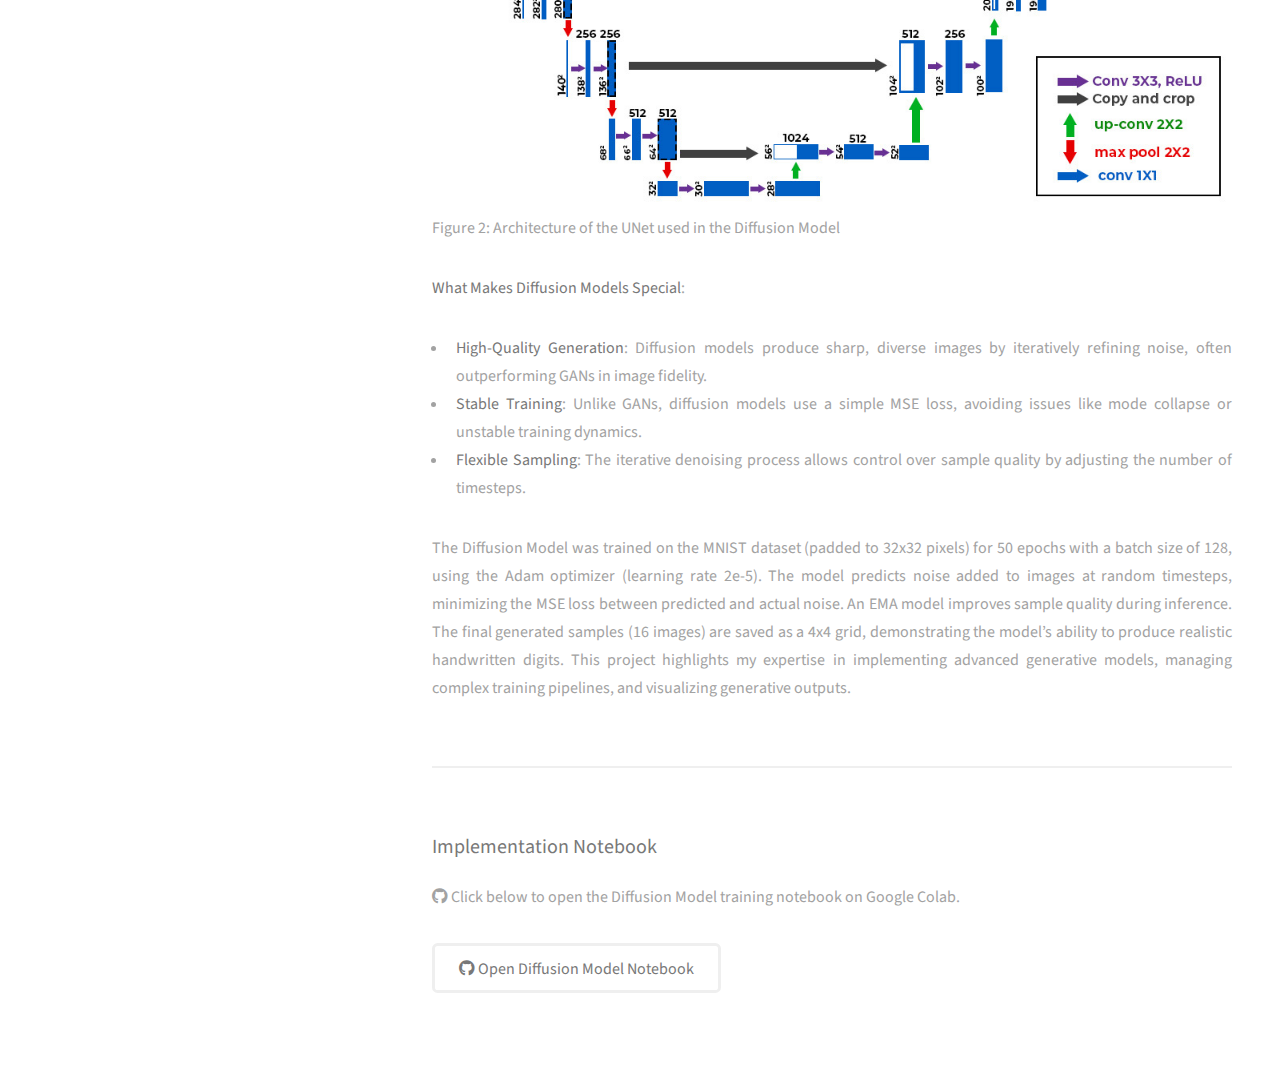
<file: diffusion_model.html>
<!DOCTYPE HTML>
<html>
<head>
    <title>Diffusion Model for MNIST - My GenAI Portfolio</title>
    <meta charset="utf-8" />
    <meta name="viewport" content="width=device-width, initial-scale=1, user-scalable=no" />
    <link rel="stylesheet" href="assets/css/main.css" />
    <!-- Font Awesome for GitHub icon -->
    <link rel="stylesheet" href="https://cdnjs.cloudflare.com/ajax/libs/font-awesome/6.0.0-beta3/css/all.min.css" />
    <style>
        #main p, #main li {
            text-align: justify;
        }
        .architecture-image img {
            max-width: 800px; /* Increased max-width for larger images */
            height: auto;
        }
    </style>
</head>
<body>
    <!-- Header -->
    <header id="header">
        <div class="inner">
            <a href="index.html" class="button">Back to Portfolio</a>
            <h1>Diffusion Model for MNIST</h1>
        </div>
    </header>

    <!-- Main -->
    <div id="main">
        <section id="one">
            <p>In this project, I implemented a Denoising Diffusion Probabilistic Model (DDPM) to generate high-quality images of handwritten digits from the MNIST dataset. Diffusion models are a class of generative models that iteratively denoise random noise to produce samples, offering superior image quality compared to GANs in many cases. This project demonstrates my ability to build complex neural architectures, implement custom noise schedules, and train generative models using PyTorch.</p>
        </section>

        <section id="two">
            <p>The Diffusion Model uses a UNet architecture conditioned on timesteps to predict noise at each step of the reverse diffusion process. The key components are:</p>
            <ul>
                <li><strong>UNet Architecture</strong>: The UNet is a convolutional neural network with an encoder-decoder structure and skip connections, designed to predict noise in noisy images. Its components include:
                    <ul>
                        <li><strong>Downsampling Path (Encoder)</strong>: Four blocks, each with two convolutional layers (3x3, GroupNorm, SiLU activation), reducing spatial dimensions via max-pooling. Channels increase from 64 to 512 across blocks.</li>
                        <li><strong>Bottleneck</strong>: A block with two convolutional layers processing the lowest-resolution features (1024 channels).</li>
                        <li><strong>Upsampling Path (Decoder)</strong>: Four blocks, each with upsampling (bilinear interpolation) and two convolutional layers. Skip connections concatenate encoder features, and channels decrease from 512 to 64.</li>
                        <li><strong>Time Embeddings</strong>: Sinusoidal positional embeddings encode the timestep, processed by an MLP and added to each block’s output to condition the model on the diffusion step.</li>
                        <li><strong>Output Layer</strong>: A 1x1 convolutional layer maps the final 64-channel feature map to a 1-channel noise prediction.</li>
                    </ul>
                </li>
                <li><strong>Noise Schedule</strong>: A linear beta schedule (β from 0.0001 to 0.02 over 1000 timesteps) controls the forward diffusion process, gradually adding Gaussian noise to images. The reverse process denoises step-by-step using the UNet’s predictions.</li>
                <li><strong>Exponential Moving Average (EMA)</strong>: An EMA of model weights (decay=0.9999) stabilizes training and improves sample quality.</li>
            </ul>
            <div class="architecture-image">
                <img src="images/fulls/latent-diffusion-arch.png" alt="Diffusion Model Architecture" style="max-width: 100%; height: auto;">
                <p class="image-caption">Figure 1: Architecture of the Latent Diffusion Model</p>
            </div>
            <div class="architecture-image">
                <img src="images/fulls/unet.jpg" alt="U-Net Model Architecture" style="max-width: 100%; height: auto;">
                <p class="image-caption">Figure 2: Architecture of the UNet used in the Diffusion Model</p>
            </div>
            <p><strong>What Makes Diffusion Models Special</strong>:</p>
            <ul>
                <li><strong>High-Quality Generation</strong>: Diffusion models produce sharp, diverse images by iteratively refining noise, often outperforming GANs in image fidelity.</li>
                <li><strong>Stable Training</strong>: Unlike GANs, diffusion models use a simple MSE loss, avoiding issues like mode collapse or unstable training dynamics.</li>
                <li><strong>Flexible Sampling</strong>: The iterative denoising process allows control over sample quality by adjusting the number of timesteps.</li>
            </ul>
            <p>The Diffusion Model was trained on the MNIST dataset (padded to 32x32 pixels) for 50 epochs with a batch size of 128, using the Adam optimizer (learning rate 2e-5). The model predicts noise added to images at random timesteps, minimizing the MSE loss between predicted and actual noise. An EMA model improves sample quality during inference. The final generated samples (16 images) are saved as a 4x4 grid, demonstrating the model’s ability to produce realistic handwritten digits. This project highlights my expertise in implementing advanced generative models, managing complex training pipelines, and visualizing generative outputs.</p>
        </section>

        <!-- Implementation Notebook Section -->
        <section>
            <h3>Implementation Notebook</h3>
            <p>
                <i class="icon brands fa-github"></i>
                Click below to open the Diffusion Model training notebook on Google Colab.
            </p>
            <a 
                href="https://colab.research.google.com/gist/sgshrigouri/233f84d4809837d50da868dedda2f7fa/diffusionmodels.ipynb" 
                target="_blank" 
                class="button"
                title="View and run theDiffusion Model notebook on Google Colab"
            >
                <i class="icon brands fa-github"></i> Open Diffusion Model Notebook
            </a>
        </section>
    </div>

    <!-- Footer -->
    <footer id="footer">
        <div class="inner">
            <ul class="icons">
                <li><a href="https://github.com/sgshrigouri" class="icon brands fa-github" target="_blank"><span class="label">Github</span></a></li>
            </ul>
        </div>
    </footer>

    <!-- Scripts -->
    <script src="assets/js/jquery.min.js"></script>
    <script src="assets/js/main.js"></script>

    <!-- XLSX Parser Script -->
    <script type="text/javascript">
        var gk_isXlsx = false;
        var gk_xlsxFileLookup = {};
        var gk_fileData = {};
        function filledCell(cell) {
            return cell !== '' && cell != null;
        }
        function loadFileData(filename) {
            if (gk_isXlsx && gk_xlsxFileLookup[filename]) {
                try {
                    var workbook = XLSX.read(gk_fileData[filename], { type: 'base64' });
                    var firstSheetName = workbook.SheetNames[0];
                    var worksheet = workbook.Sheets[firstSheetName];
                    var jsonData = XLSX.utils.sheet_to_json(worksheet, { header: 1, blankrows: false, defval: '' });
                    var filteredData = jsonData.filter(row => row.some(filledCell));
                    var headerRowIndex = filteredData.findIndex((row, index) =>
                        row.filter(filledCell).length >= filteredData[index + 1]?.filter(filledCell).length
                    );
                    if (headerRowIndex === -1 || headerRowIndex > 25) {
                        headerRowIndex = 0;
                    }
                    var csv = XLSX.utils.aoa_to_sheet(filteredData.slice(headerRowIndex));
                    csv = XLSX.utils.sheet_to_csv(csv, { header: 1 });
                    return csv;
                } catch (e) {
                    console.error(e);
                    return "";
                }
            }
            return gk_fileData[filename] || "";
        }
    </script>
</body>
</html>
</file>
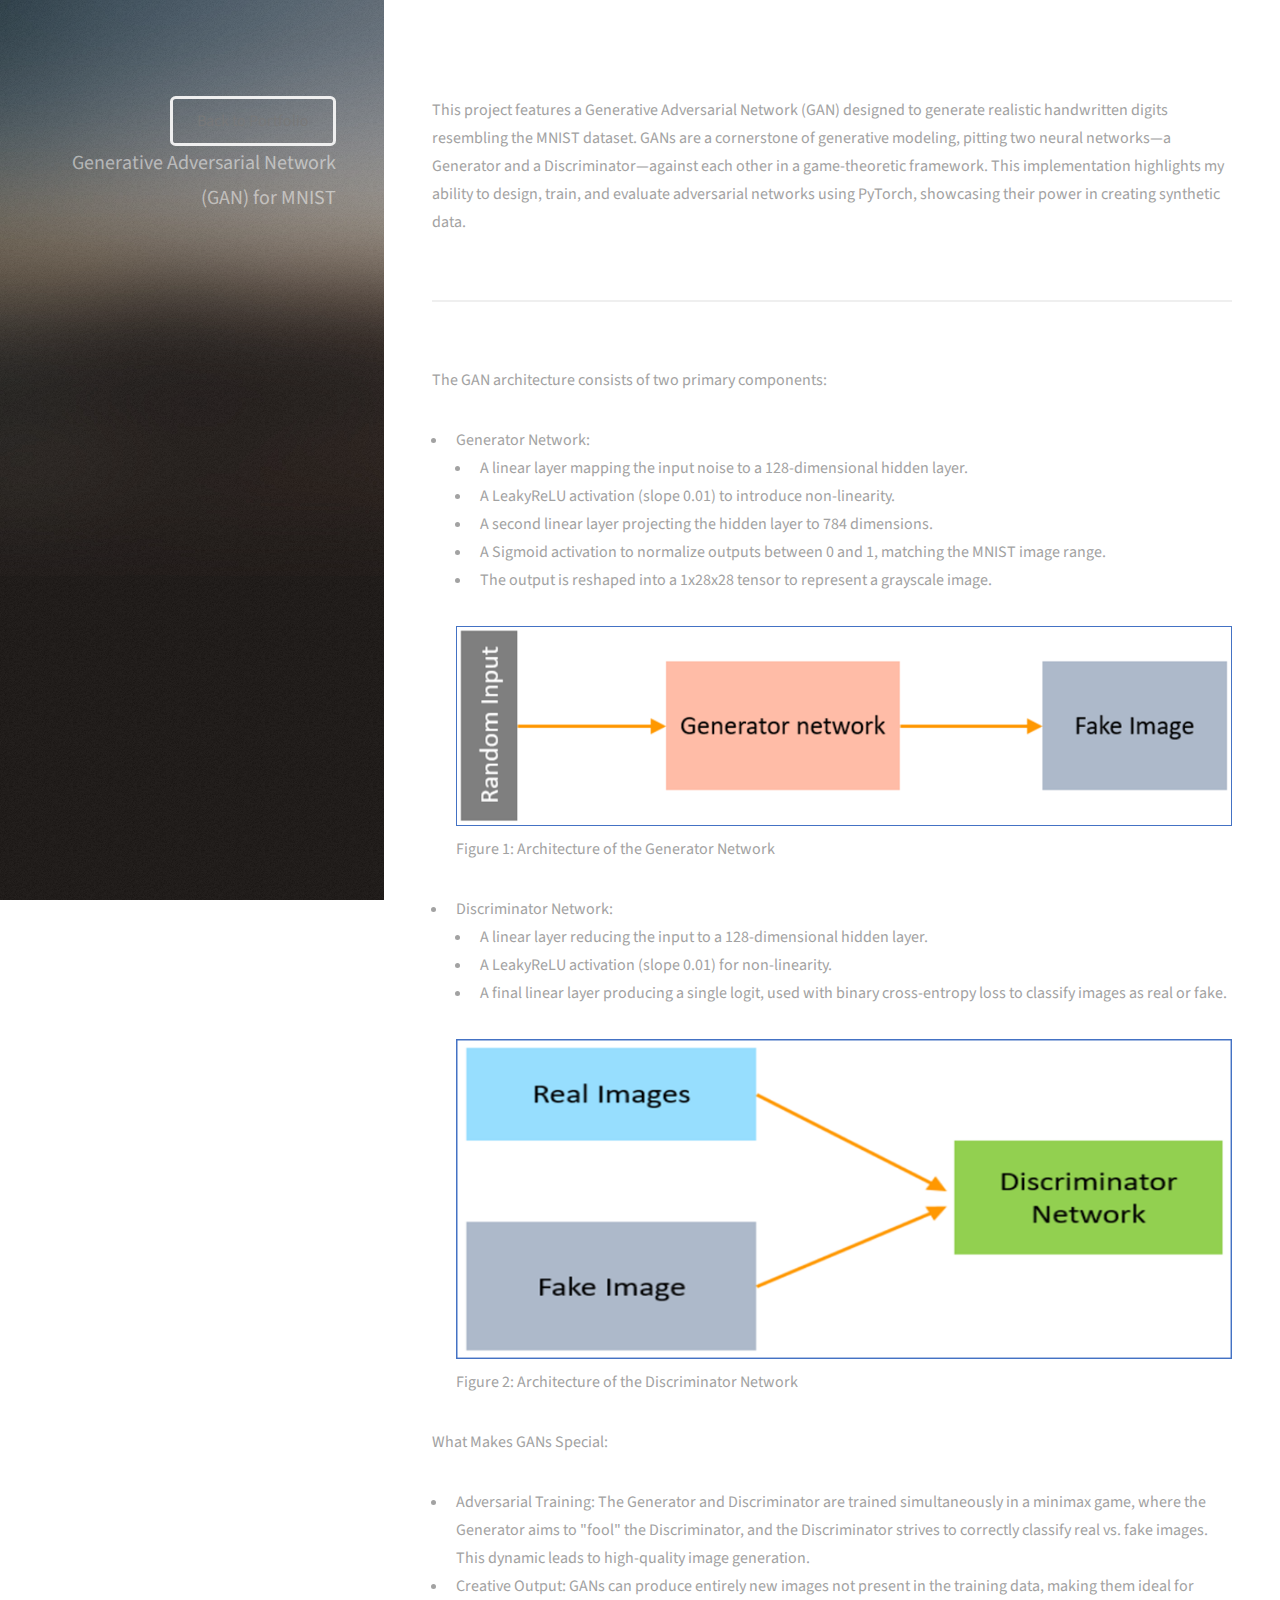
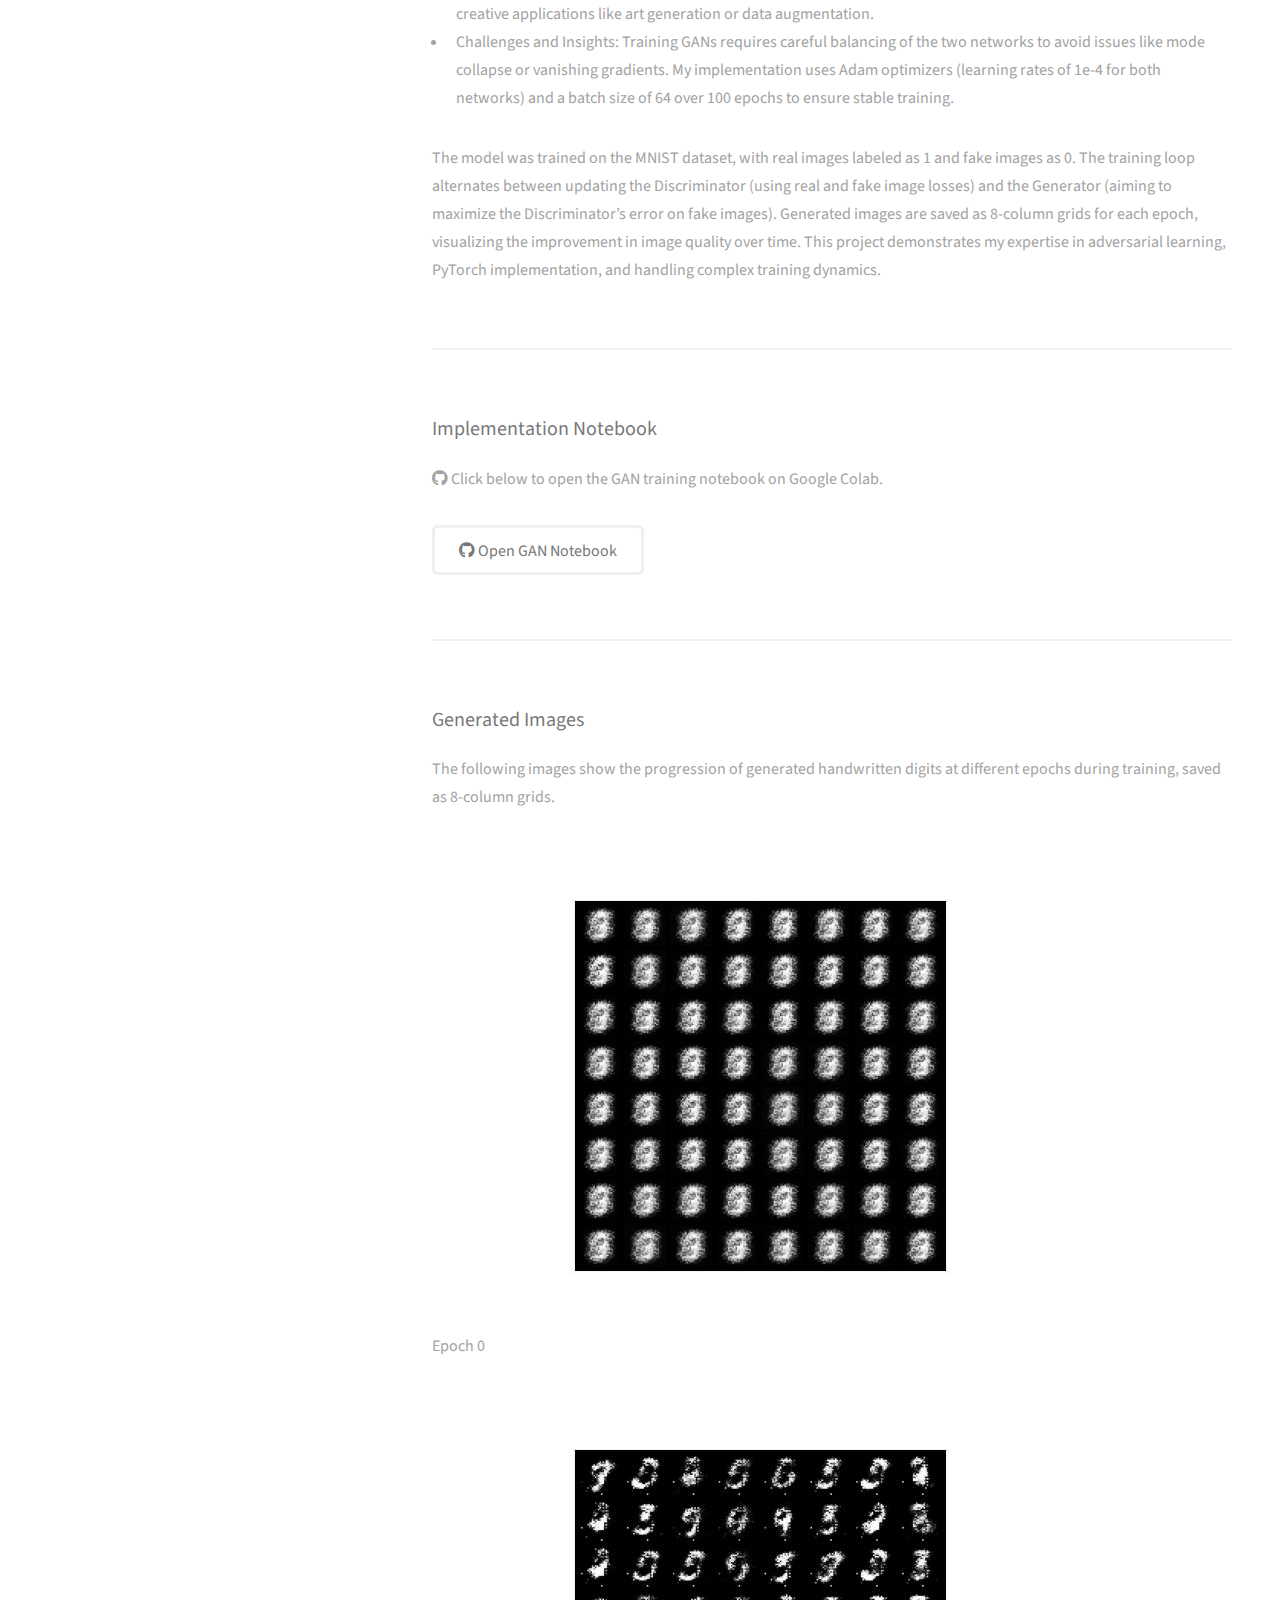
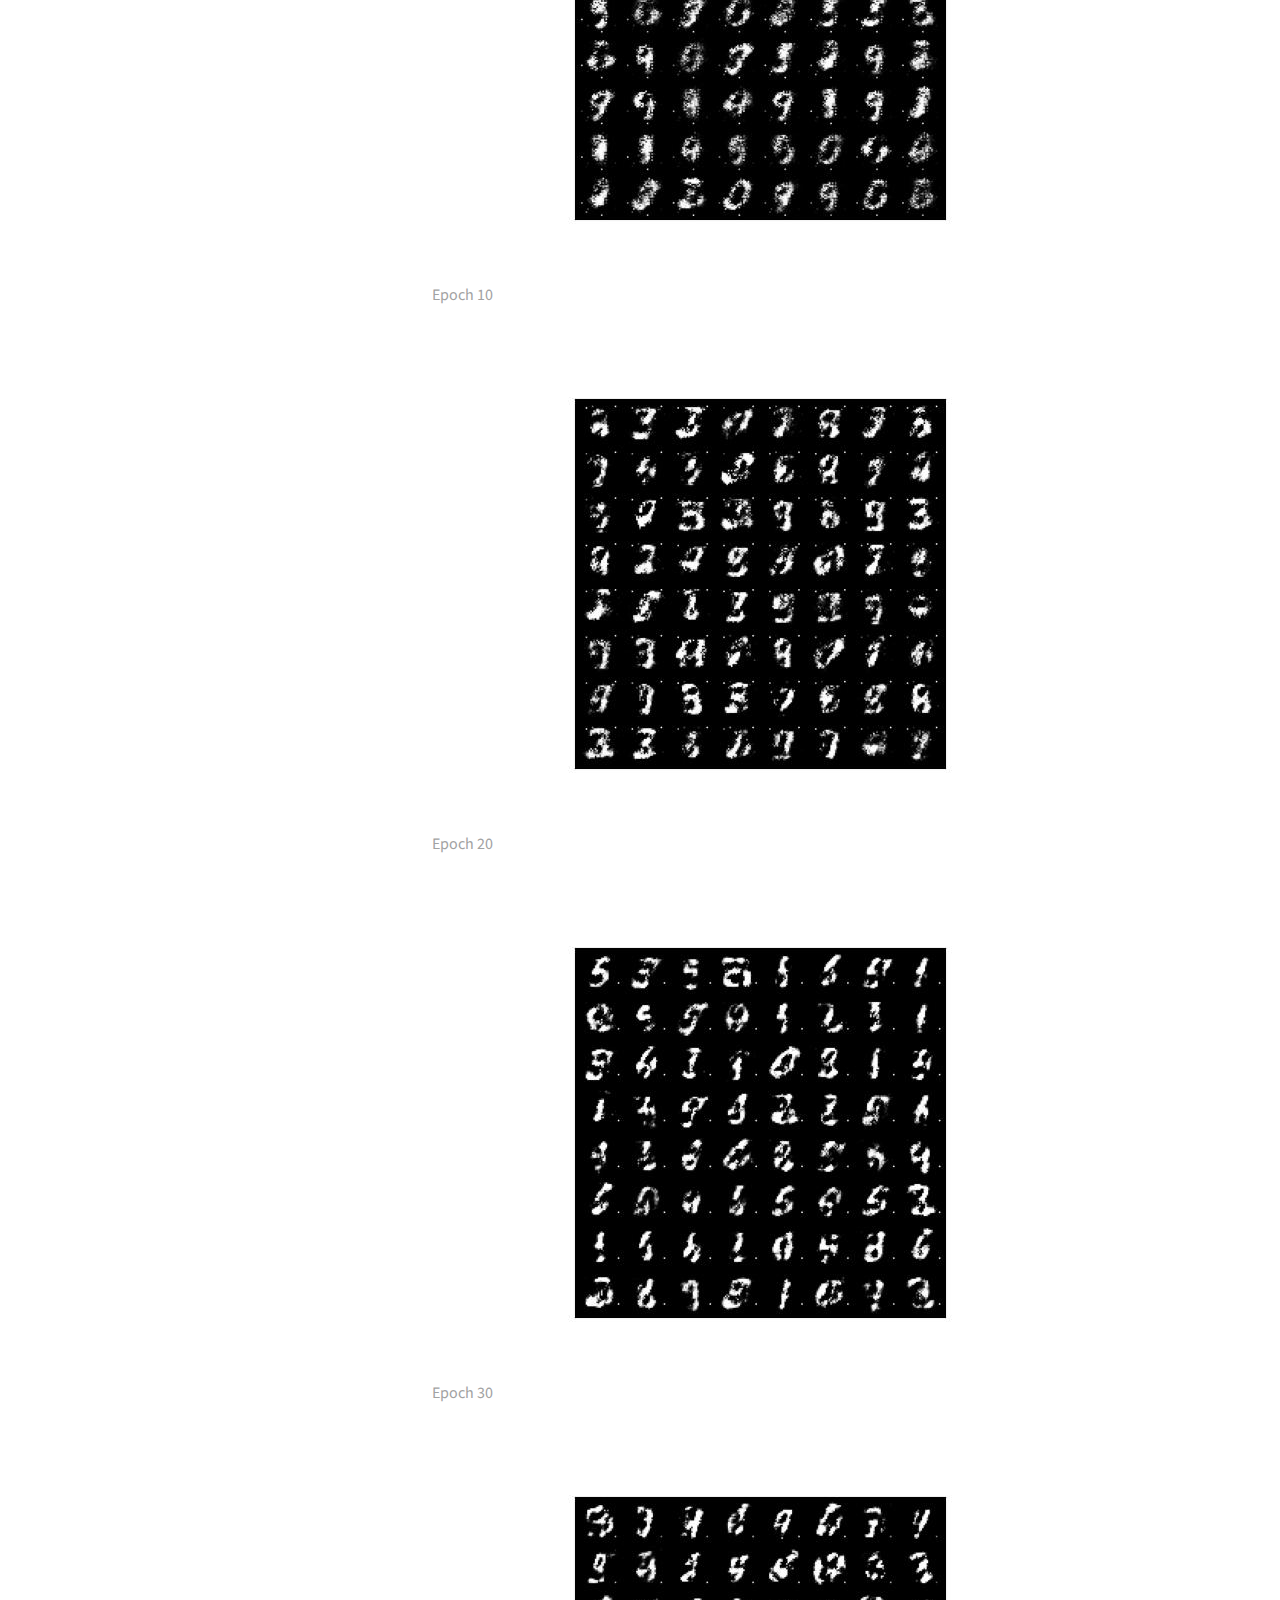
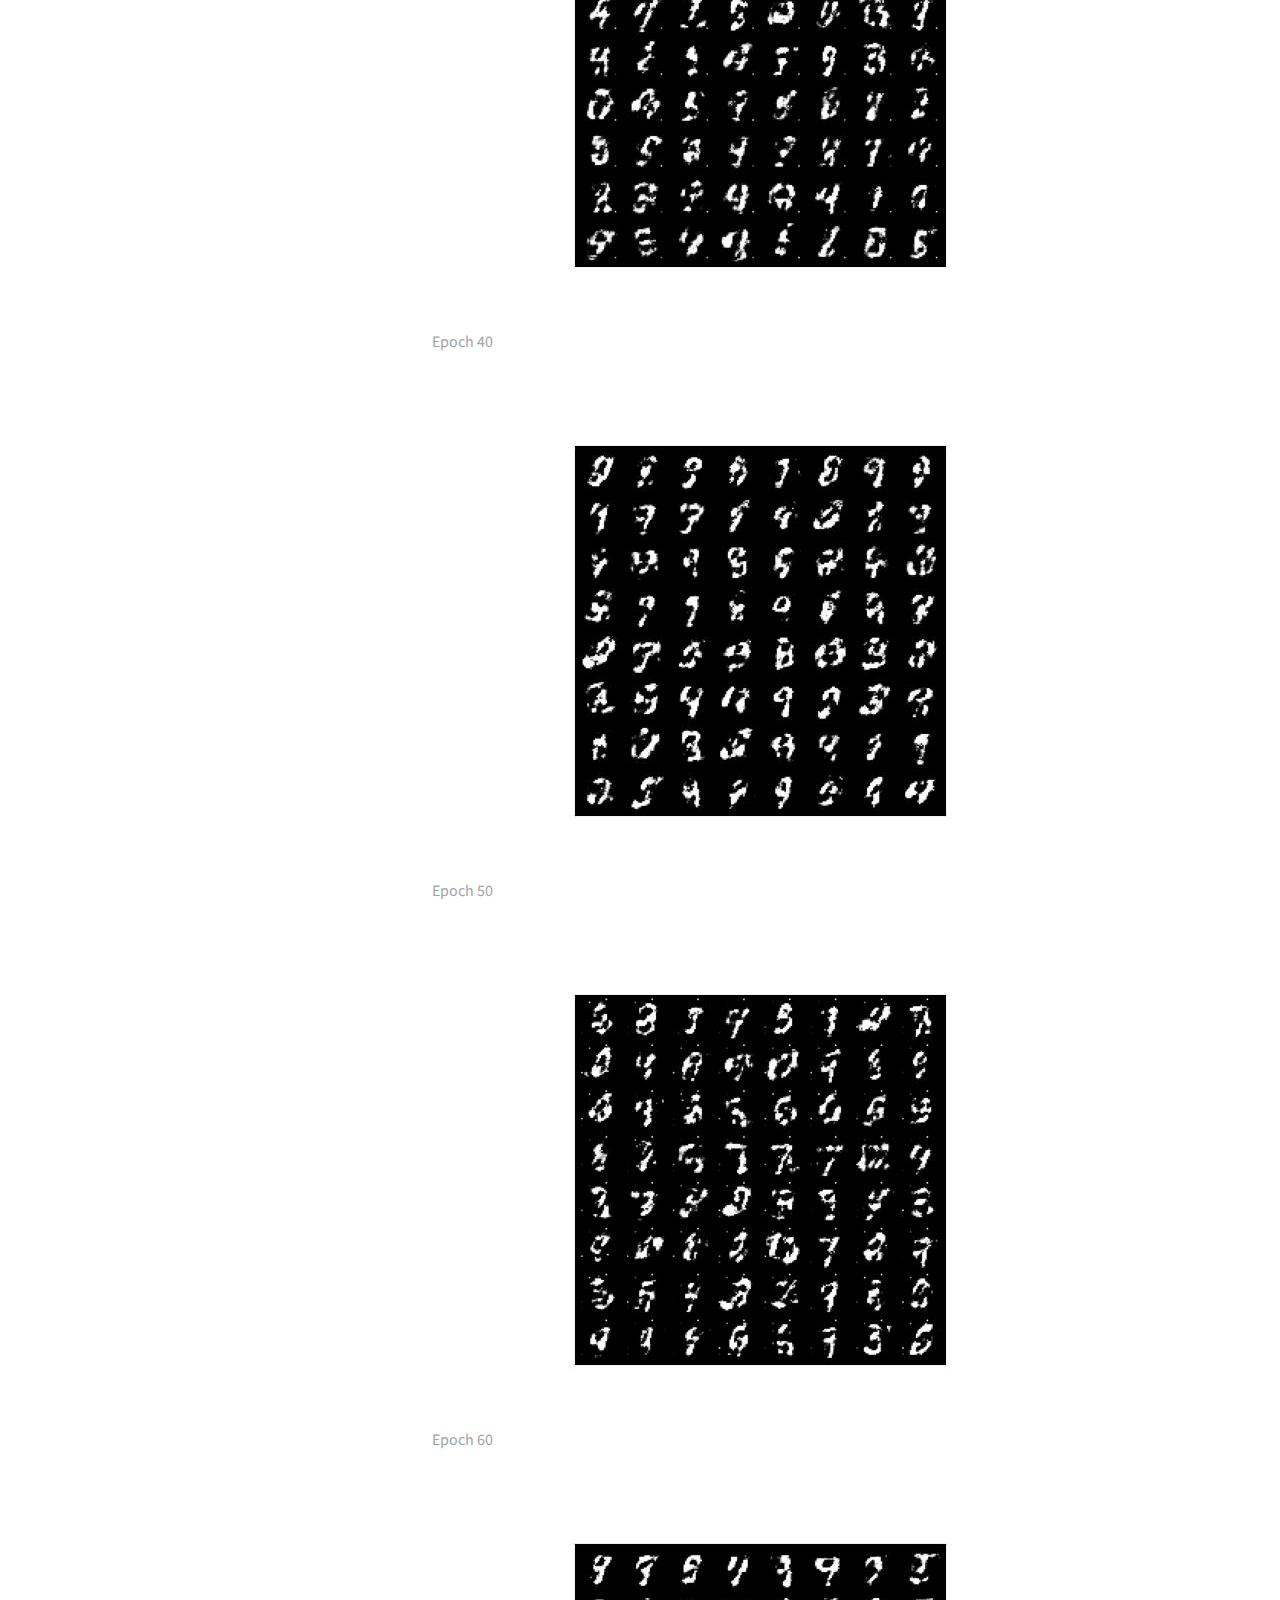
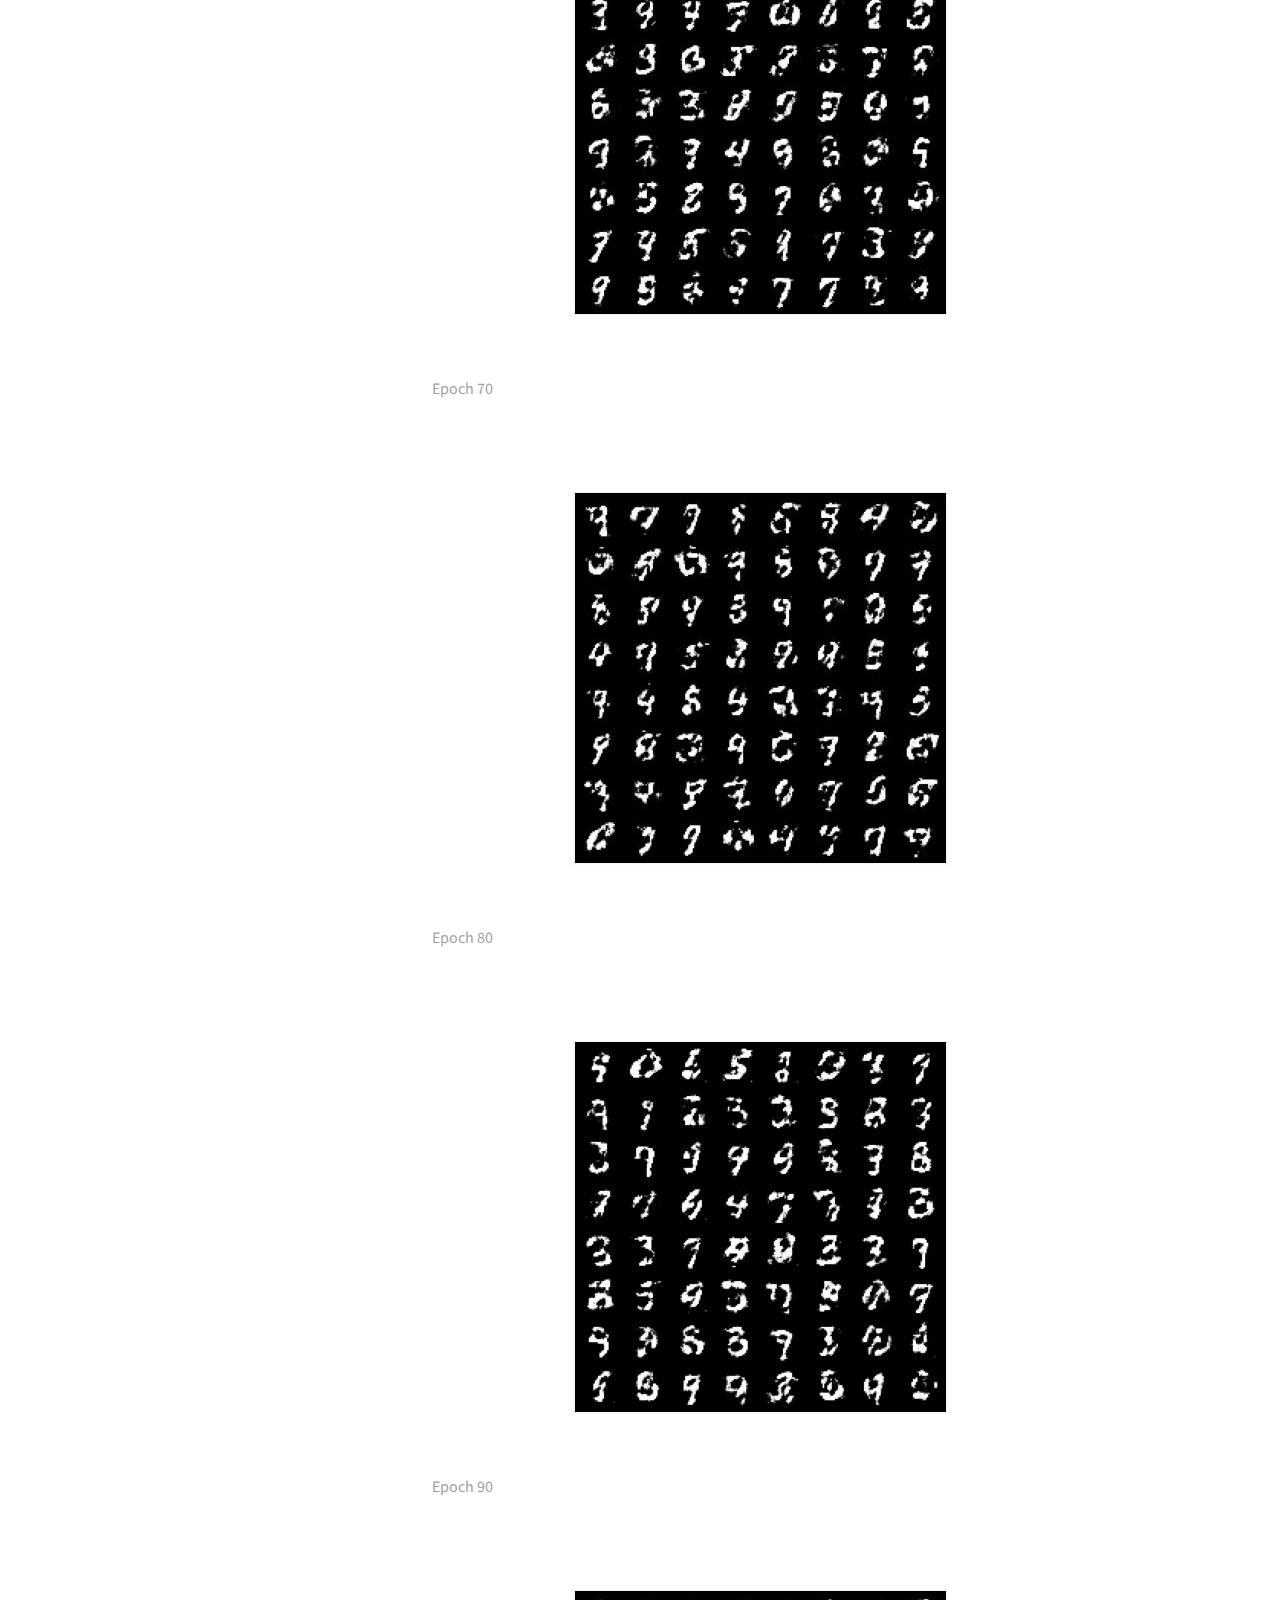
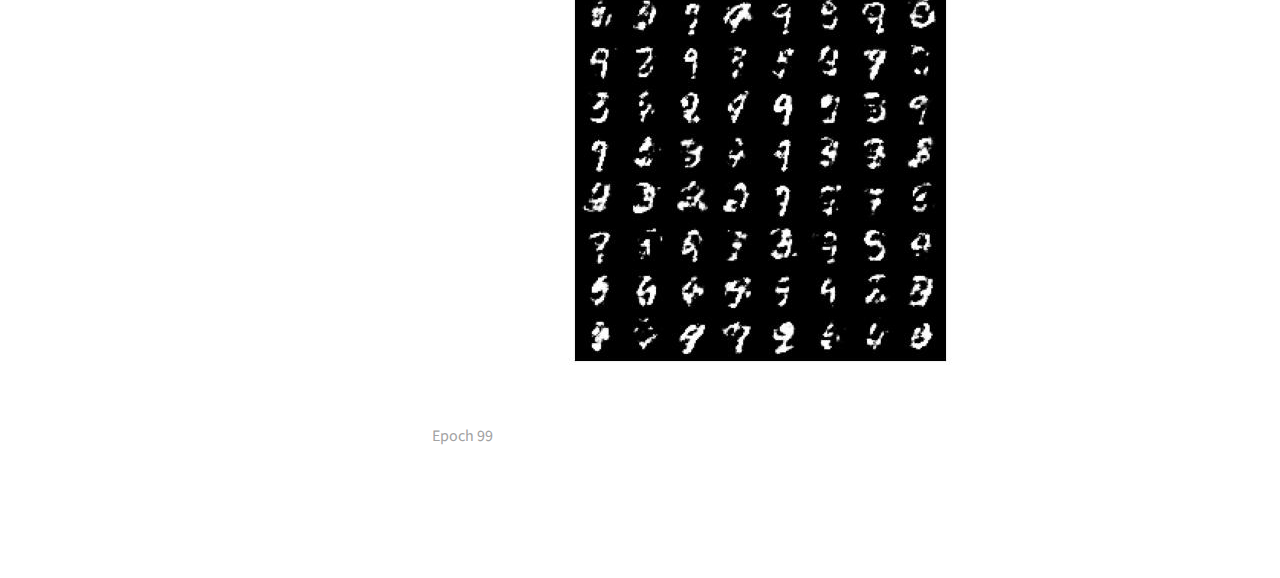
<file: GAN for MNIST Project Page.html>
<!DOCTYPE HTML>
<html>
<head>
    <title>GAN for MNIST - My GenAI Portfolio</title>
    <meta charset="utf-8" />
    <meta name="viewport" content="width=device-width, initial-scale=1, user-scalable=no" />
    <link rel="stylesheet" href="assets/css/main.css" />
    <!-- Font Awesome for GitHub icon -->
    <link rel="stylesheet" href="https://cdnjs.cloudflare.com/ajax/libs/font-awesome/6.0.0-beta3/css/all.min.css" />
</head>
<body>

<!-- Header -->
<header id="header">
    <div class="inner">
        <a href="index.html" class="button">Back to Portfolio</a>
        <h1>Generative Adversarial Network (GAN) for MNIST</h1>
    </div>
</header>

<!-- Main -->
<div id="main">
    <section id="one">
        <p>This project features a Generative Adversarial Network (GAN) designed to generate realistic handwritten digits resembling the MNIST dataset. GANs are a cornerstone of generative modeling, pitting two neural networks—a Generator and a Discriminator—against each other in a game-theoretic framework. This implementation highlights my ability to design, train, and evaluate adversarial networks using PyTorch, showcasing their power in creating synthetic data.</p>
    </section>

    <section id="two">
        <p>The GAN architecture consists of two primary components:</p>
        <ul>
            <li>Generator Network:
                <ul>
                    <li>A linear layer mapping the input noise to a 128-dimensional hidden layer.</li>
                    <li>A LeakyReLU activation (slope 0.01) to introduce non-linearity.</li>
                    <li>A second linear layer projecting the hidden layer to 784 dimensions.</li>
                    <li>A Sigmoid activation to normalize outputs between 0 and 1, matching the MNIST image range.</li>
                    <li>The output is reshaped into a 1x28x28 tensor to represent a grayscale image.</li>
                </ul>
                <div class="architecture-image">
                    <img src="images/fulls/generator_architecture.png" alt="Generator Architecture" style="max-width: 100%; height: auto;">
                    <p class="image-caption">Figure 1: Architecture of the Generator Network</p>
                </div>
            </li>
            <li>Discriminator Network:
                <ul>
                    <li>A linear layer reducing the input to a 128-dimensional hidden layer.</li>
                    <li>A LeakyReLU activation (slope 0.01) for non-linearity.</li>
                    <li>A final linear layer producing a single logit, used with binary cross-entropy loss to classify images as real or fake.</li>
                </ul>
                <div class="architecture-image">
                    <img src="images/fulls/discriminator_architecture.png" alt="Discriminator Architecture" style="max-width: 100%; height: auto;">
                    <p class="image-caption">Figure 2: Architecture of the Discriminator Network</p>
                </div>
            </li>
        </ul>
        <p>What Makes GANs Special:</p>
        <ul>
            <li>Adversarial Training: The Generator and Discriminator are trained simultaneously in a minimax game, where the Generator aims to "fool" the Discriminator, and the Discriminator strives to correctly classify real vs. fake images. This dynamic leads to high-quality image generation.</li>
            <li>Creative Output: GANs can produce entirely new images not present in the training data, making them ideal for creative applications like art generation or data augmentation.</li>
            <li>Challenges and Insights: Training GANs requires careful balancing of the two networks to avoid issues like mode collapse or vanishing gradients. My implementation uses Adam optimizers (learning rates of 1e-4 for both networks) and a batch size of 64 over 100 epochs to ensure stable training.</li>
        </ul>
        <p>The model was trained on the MNIST dataset, with real images labeled as 1 and fake images as 0. The training loop alternates between updating the Discriminator (using real and fake image losses) and the Generator (aiming to maximize the Discriminator’s error on fake images). Generated images are saved as 8-column grids for each epoch, visualizing the improvement in image quality over time. This project demonstrates my expertise in adversarial learning, PyTorch implementation, and handling complex training dynamics.</p>
    </section>

    <!-- Implementation Notebook Section -->
    <section>
        <h3>Implementation Notebook</h3>
        <p>
          <i class="icon brands fa-github"></i>
          Click below to open the GAN training notebook on Google Colab.
        </p>
        <a 
          href="https://colab.research.google.com/gist/sgshrigouri/015e4660b2eea9eb1d5b8f943a10fc11/generativeadversarialnetworks.ipynb"
          target="_blank" 
          class="button"
          title="View and run the GAN notebook on Google Colab"
        >
          <i class="icon brands fa-github"></i> Open GAN Notebook
        </a>
    </section>

    <!-- Generated Images Section -->
    <section>
        <h3>Generated Images</h3>
        <p>The following images show the progression of generated handwritten digits at different epochs during training, saved as 8-column grids.</p>
        <div class="generated-image-grid">
            <div class="generated-image">
                <img src="images/fulls/generated_000.jpg" alt="Generated Images at Epoch 0" style="max-width: 100%; height: auto;">
                <p class="image-caption">Epoch 0</p>
            </div>
            <div class="generated-image">
                <img src="images/fulls/generated_010.jpg" alt="Generated Images at Epoch 10" style="max-width: 100%; height: auto;">
                <p class="image-caption">Epoch 10</p>
            </div>
            <div class="generated-image">
                <img src="images/fulls/generated_020.jpg" alt="Generated Images at Epoch 20" style="max-width: 100%; height: auto;">
                <p class="image-caption">Epoch 20</p>
            </div>
            <div class="generated-image">
                <img src="images/fulls/generated_030.jpg" alt="Generated Images at Epoch 30" style="max-width: 100%; height: auto;">
                <p class="image-caption">Epoch 30</p>
            </div>
            <div class="generated-image">
                <img src="images/fulls/generated_040.jpg" alt="Generated Images at Epoch 40" style="max-width: 100%; height: auto;">
                <p class="image-caption">Epoch 40</p>
            </div>
            <div class="generated-image">
                <img src="images/fulls/generated_050.jpg" alt="Generated Images at Epoch 50" style="max-width: 100%; height: auto;">
                <p class="image-caption">Epoch 50</p>
            </div>
            <div class="generated-image">
                <img src="images/fulls/generated_060.jpg" alt="Generated Images at Epoch 60" style="max-width: 100%; height: auto;">
                <p class="image-caption">Epoch 60</p>
            </div>
            <div class="generated-image">
                <img src="images/fulls/generated_070.jpg" alt="Generated Images at Epoch 70" style="max-width: 100%; height: auto;">
                <p class="image-caption">Epoch 70</p>
            </div>
            <div class="generated-image">
                <img src="images/fulls/generated_080.jpg" alt="Generated Images at Epoch 80" style="max-width: 100%; height: auto;">
                <p class="image-caption">Epoch 80</p>
            </div>
            <div class="generated-image">
                <img src="images/fulls/generated_090.jpg" alt="Generated Images at Epoch 90" style="max-width: 100%; height: auto;">
                <p class="image-caption">Epoch 90</p>
            </div>
            <div class="generated-image">
                <img src="images/fulls/generated_099.jpg" alt="Generated Images at Epoch 80" style="max-width: 100%; height: auto;">
                <p class="image-caption">Epoch 99</p>
            </div>
        </div>
    </section>
</div>

<!-- Footer -->
<footer id="footer">
    <div class="inner">
        <ul class="icons">
            <li><a href="#" class="icon brands fa-github"><span class="label">Github</span></a></li>
        </ul>
    </div>
</footer>

<!-- Scripts -->
<script src="assets/js/jquery.min.js"></script>
<script src="assets/js/main.js"></script>

<!-- Your Custom XLSX Parser Script (unchanged) -->
<script type="text/javascript">
    var gk_isXlsx = false;
    var gk_xlsxFileLookup = {};
    var gk_fileData = {};

    function filledCell(cell) {
        return cell !== '' && cell != null;
    }

    function loadFileData(filename) {
        if (gk_isXlsx && gk_xlsxFileLookup[filename]) {
            try {
                var workbook = XLSX.read(gk_fileData[filename], { type: 'base64' });
                var firstSheetName = workbook.SheetNames[0];
                var worksheet = workbook.Sheets[firstSheetName];

                var jsonData = XLSX.utils.sheet_to_json(worksheet, { header: 1, blankrows: false, defval: '' });
                var filteredData = jsonData.filter(row => row.some(filledCell));

                var headerRowIndex = filteredData.findIndex((row, index) =>
                    row.filter(filledCell).length >= filteredData[index + 1]?.filter(filledCell).length
                );
                if (headerRowIndex === -1 || headerRowIndex > 25) {
                    headerRowIndex = 0;
                }

                var csv = XLSX.utils.aoa_to_sheet(filteredData.slice(headerRowIndex));
                csv = XLSX.utils.sheet_to_csv(csv, { header: 1 });
                return csv;
            } catch (e) {
                console.error(e);
                return "";
            }
        }
        return gk_fileData[filename] || "";
    }
</script>
</body>
</html>
</file>
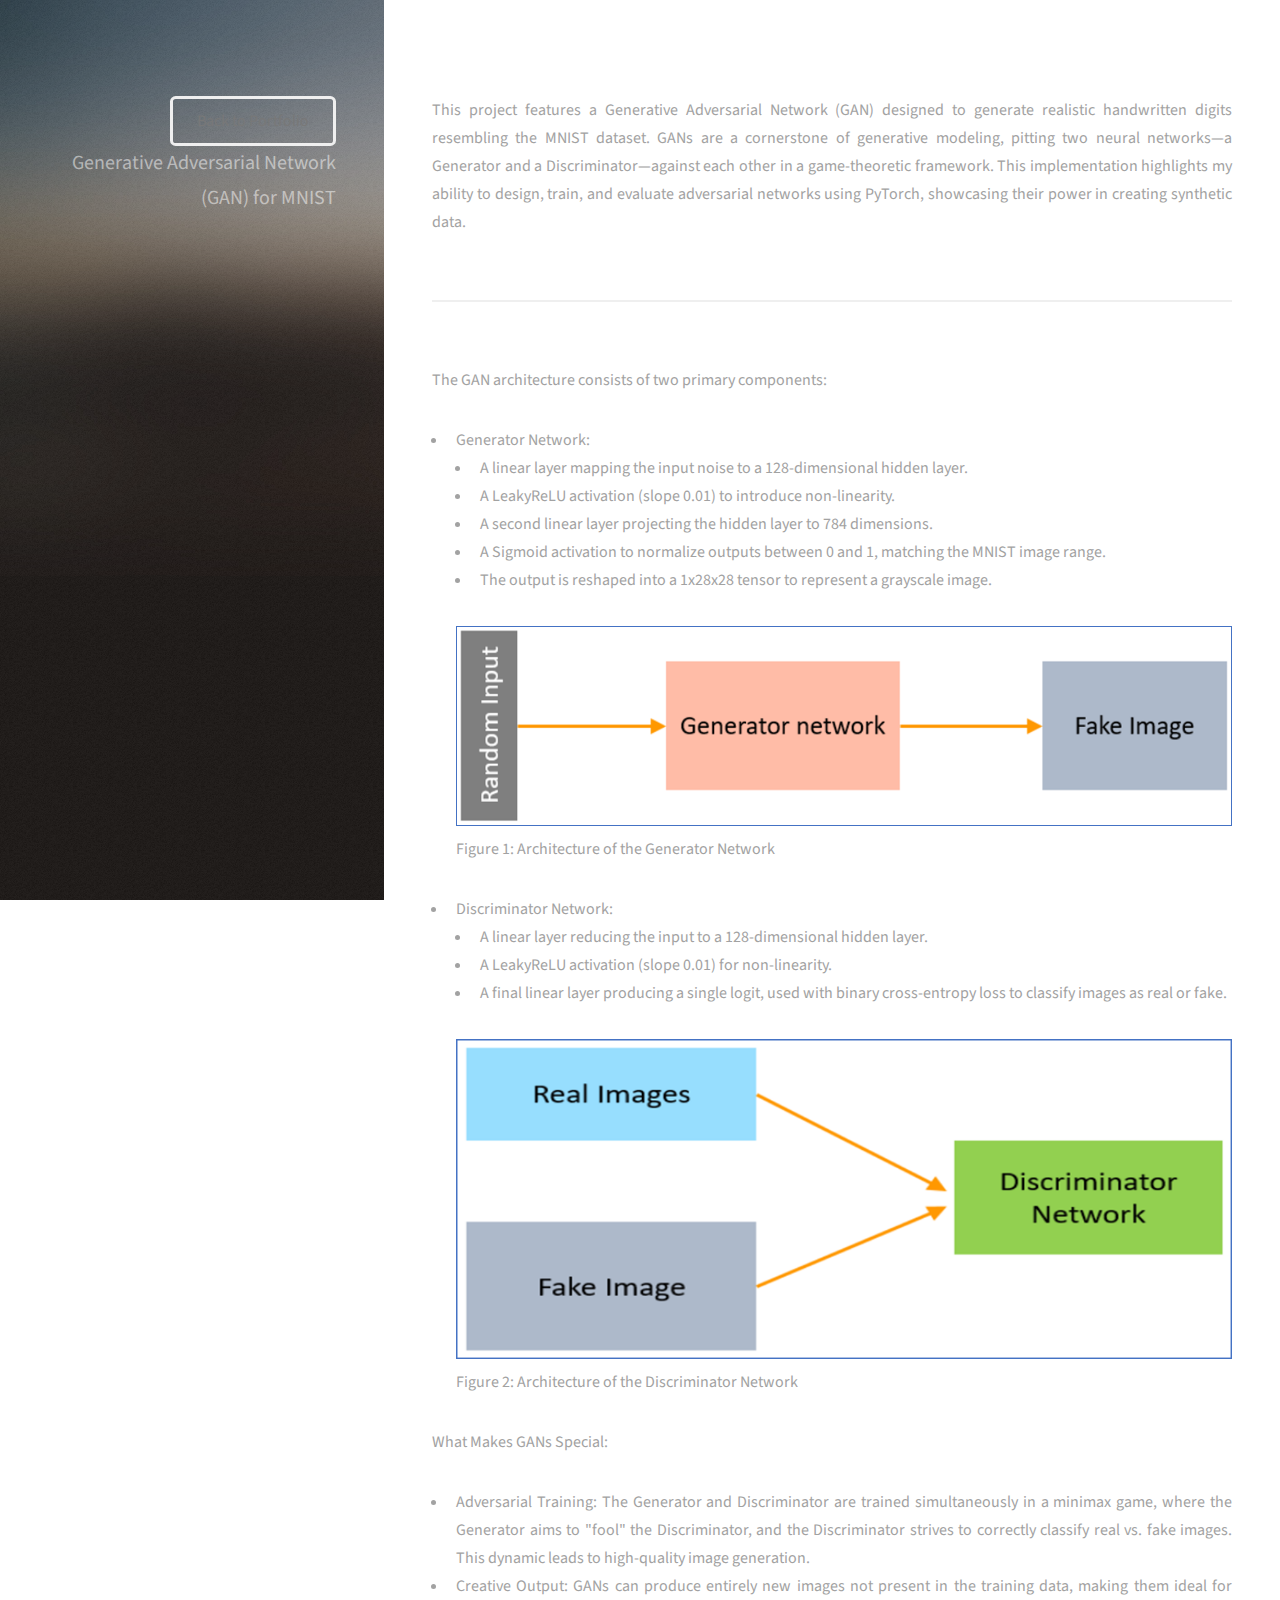
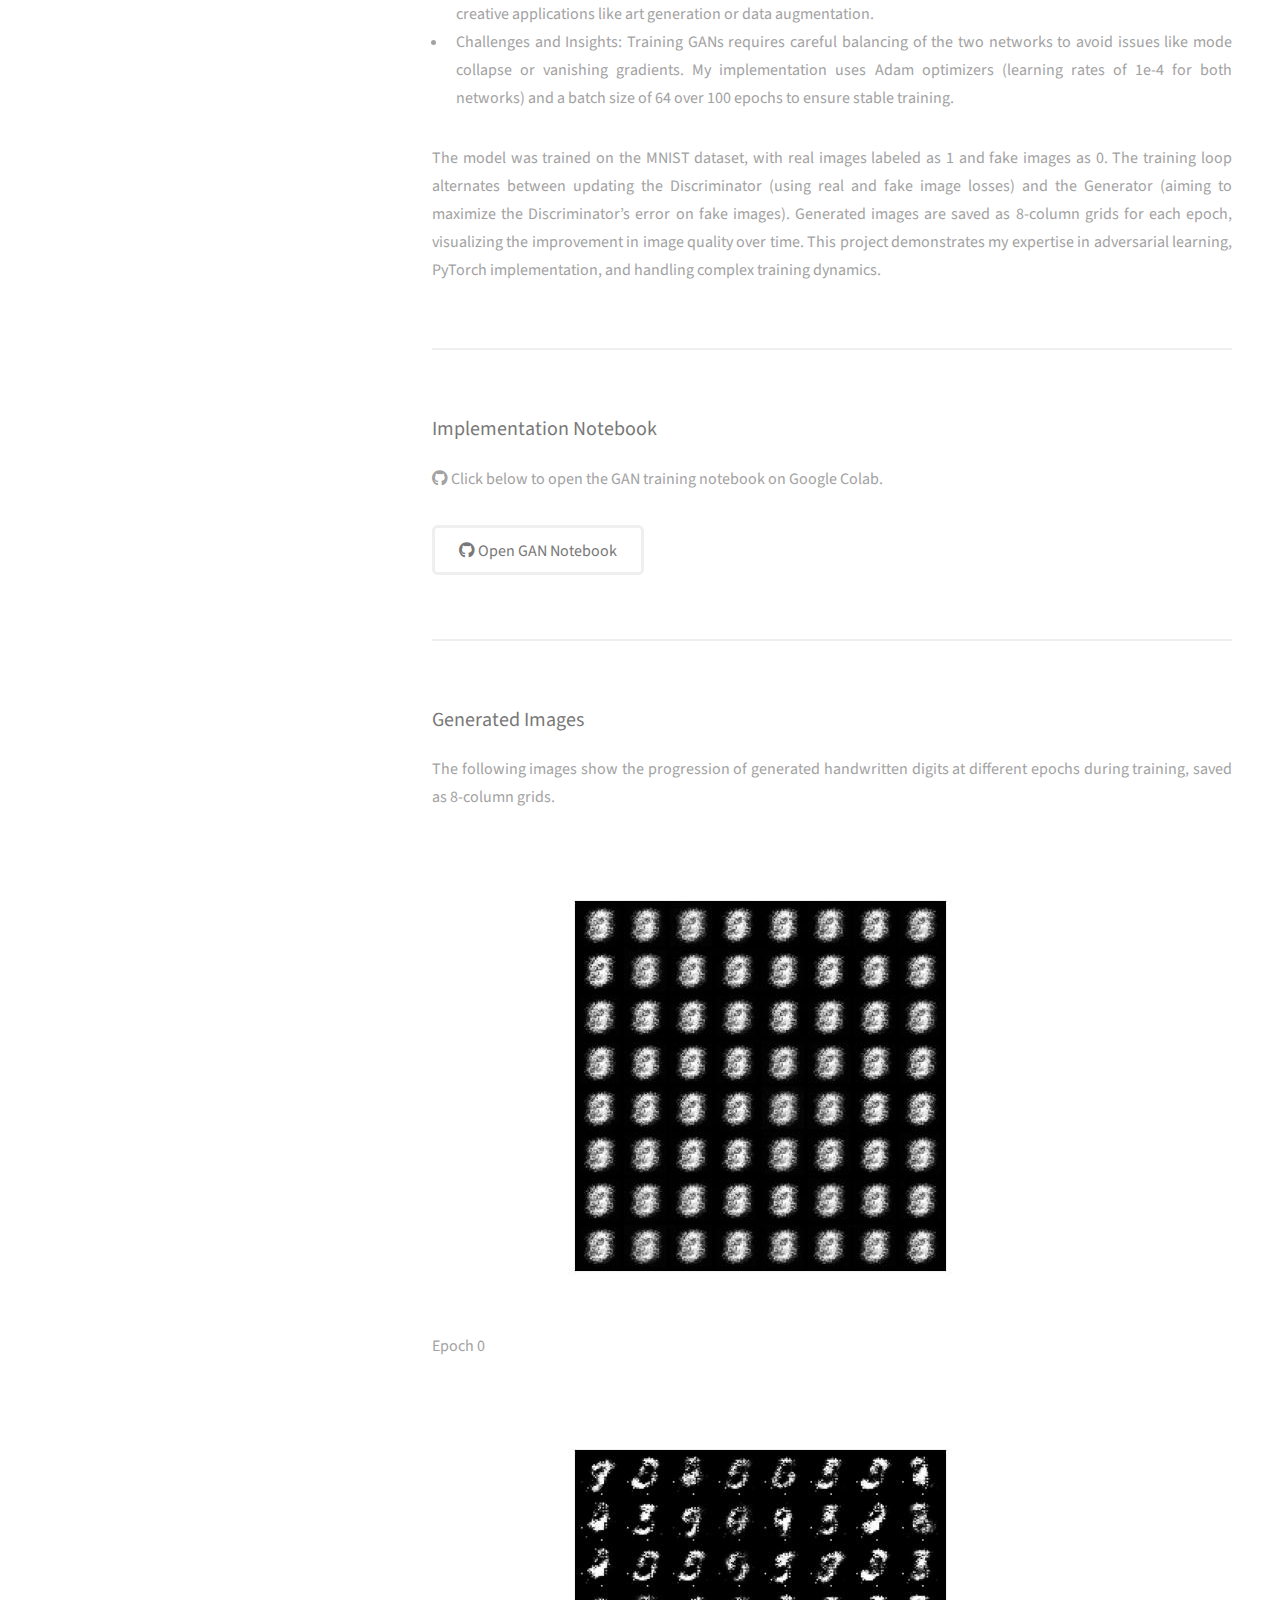
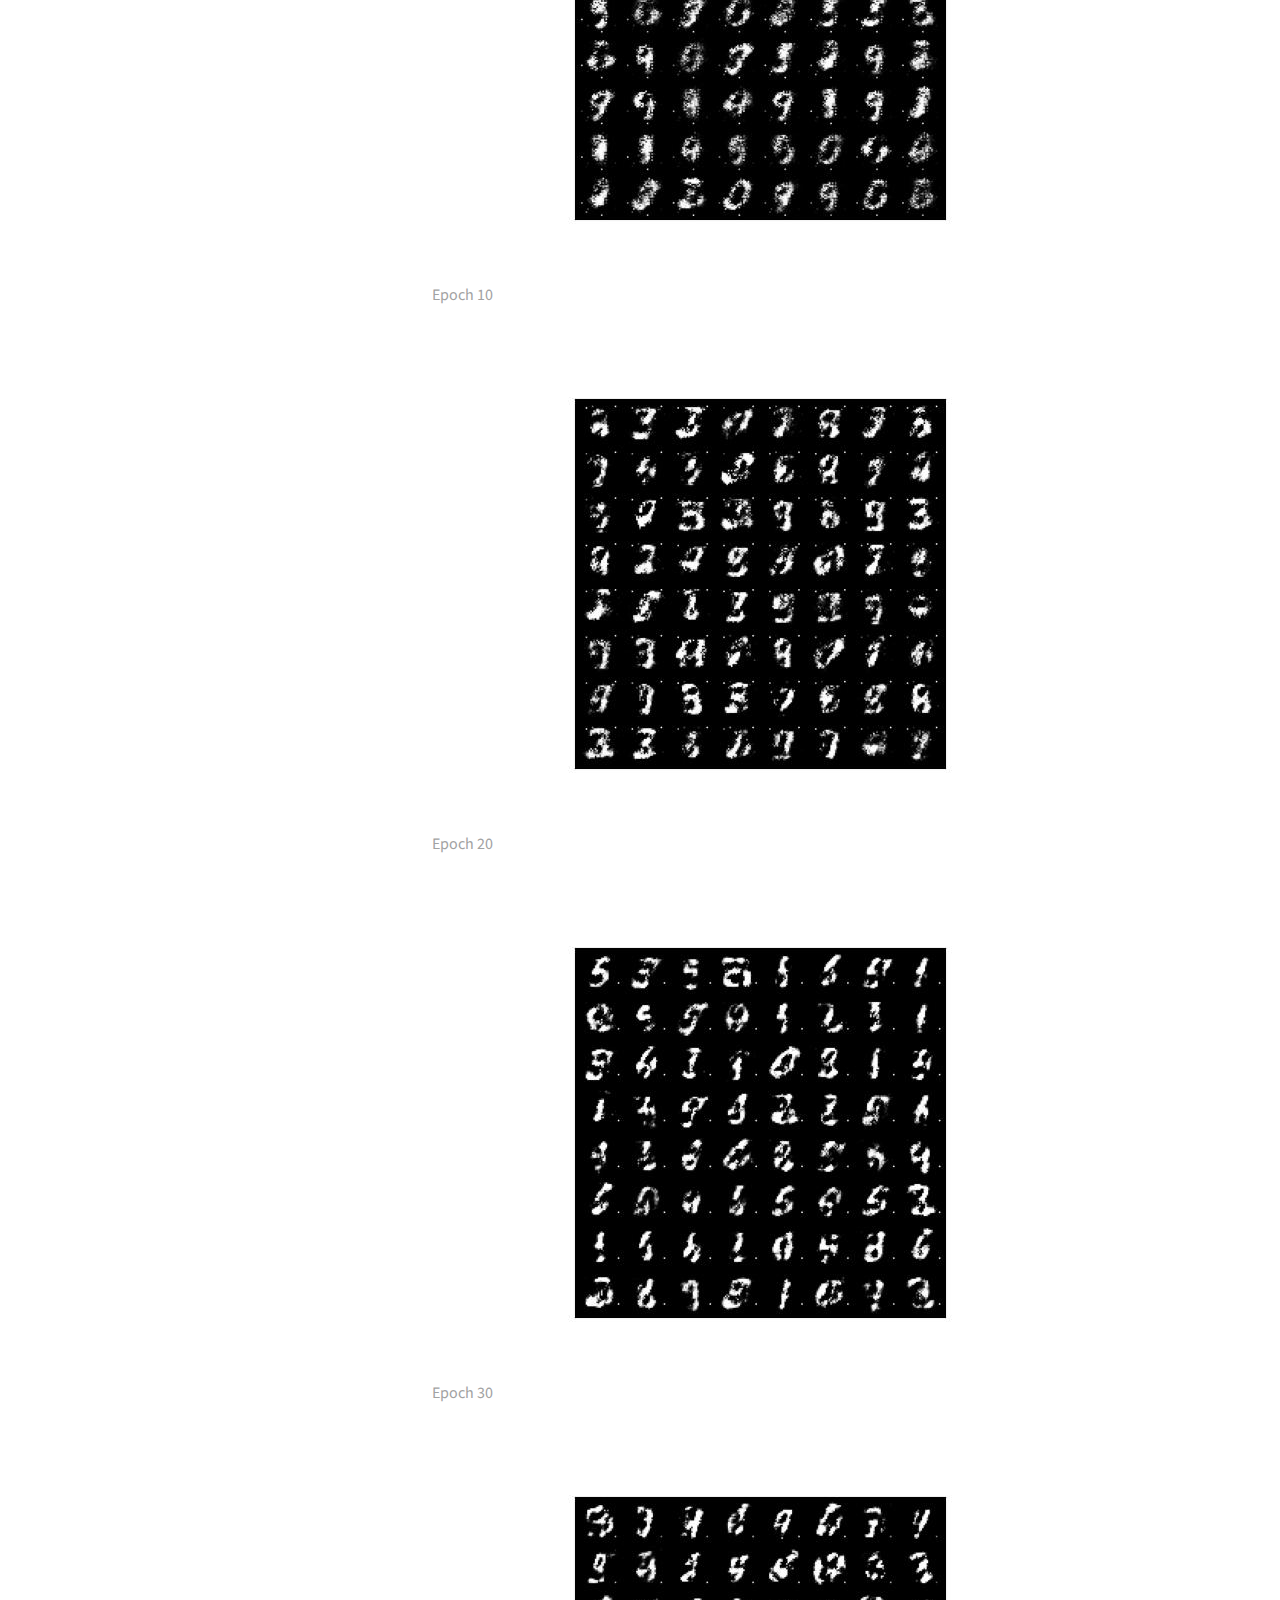
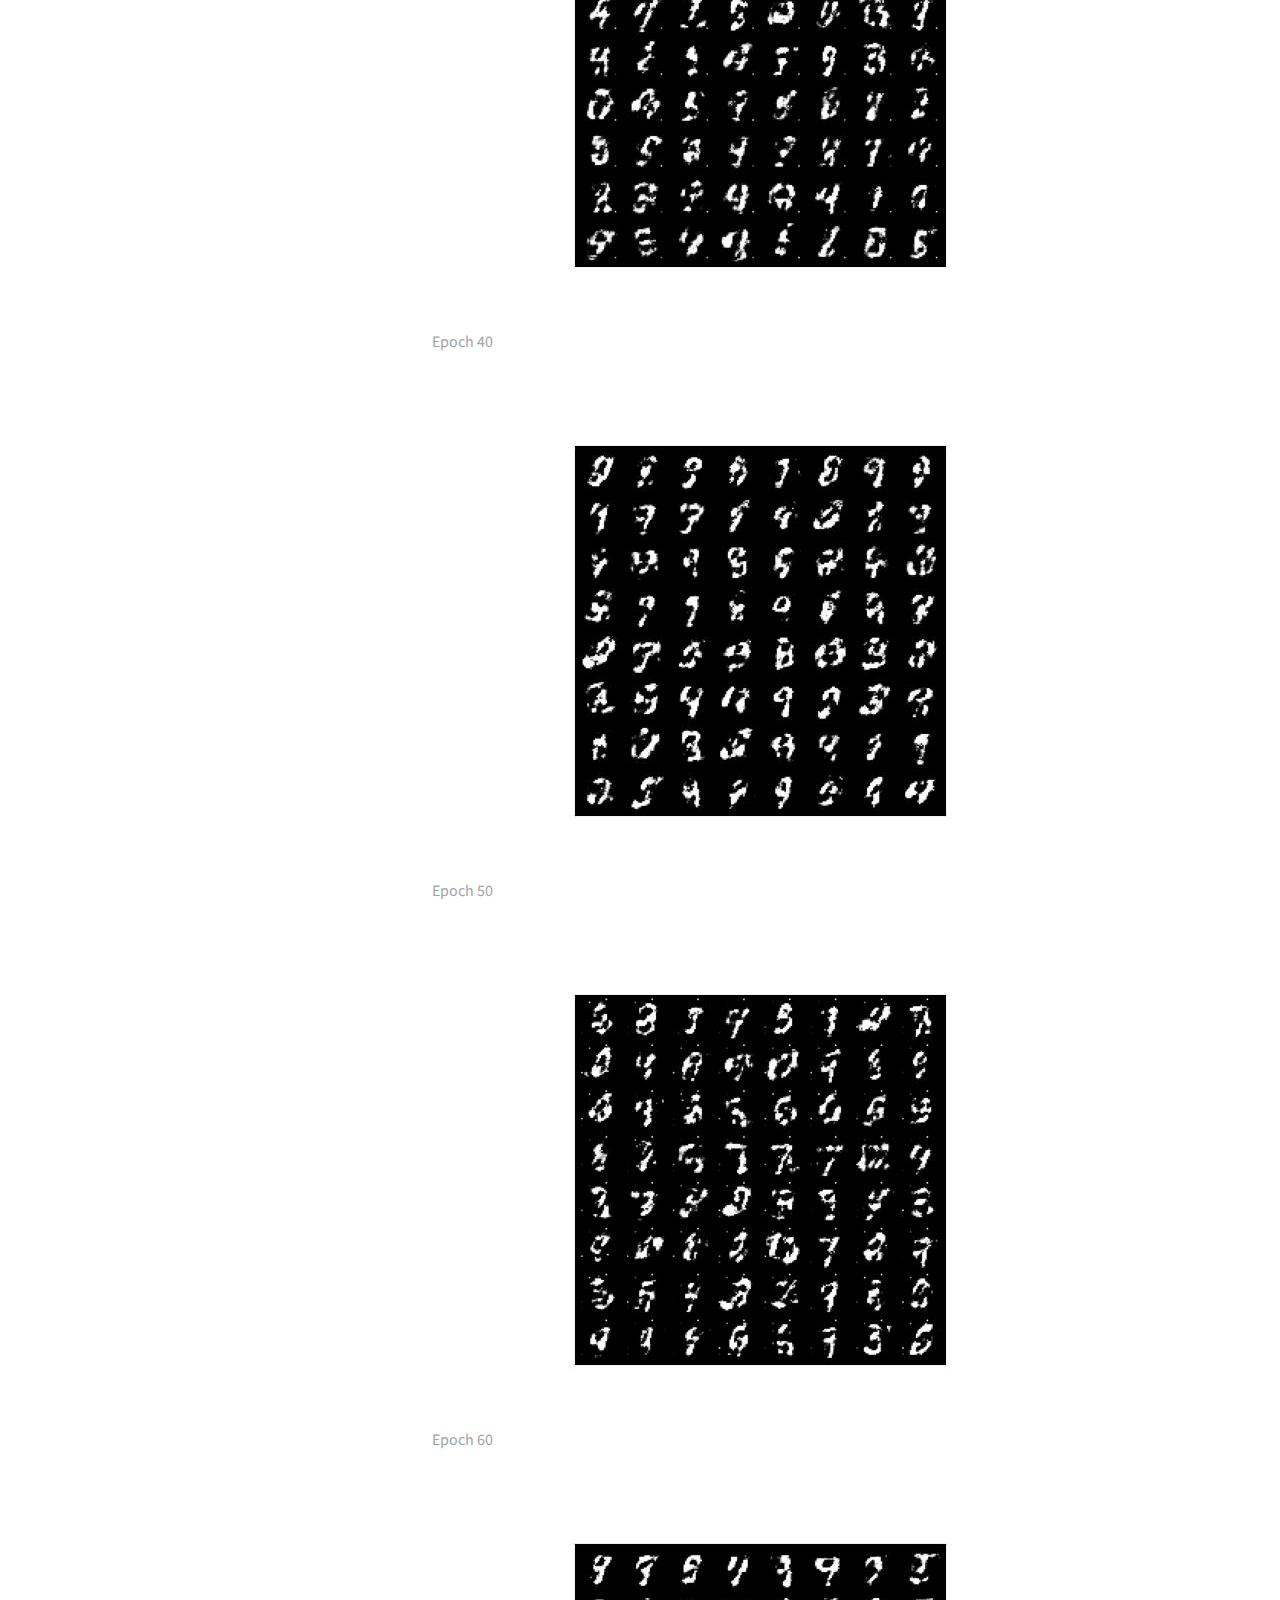
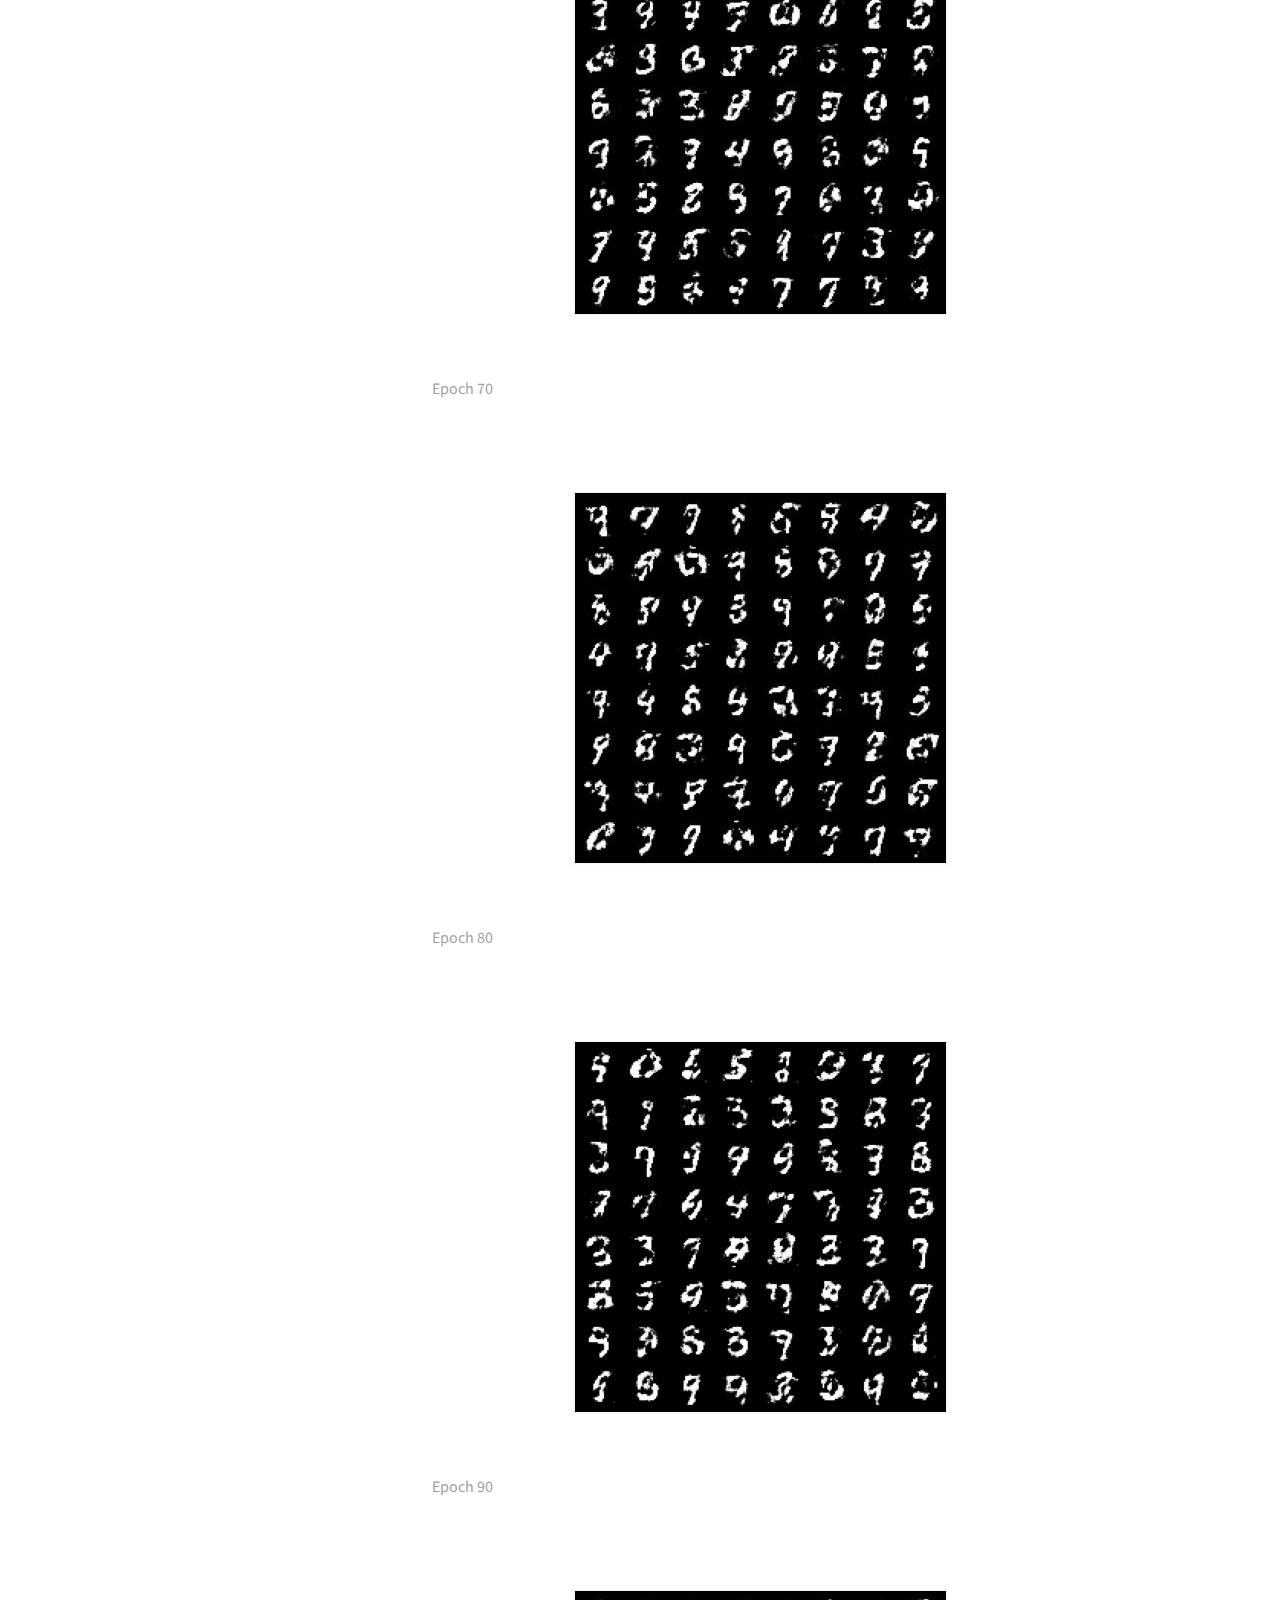
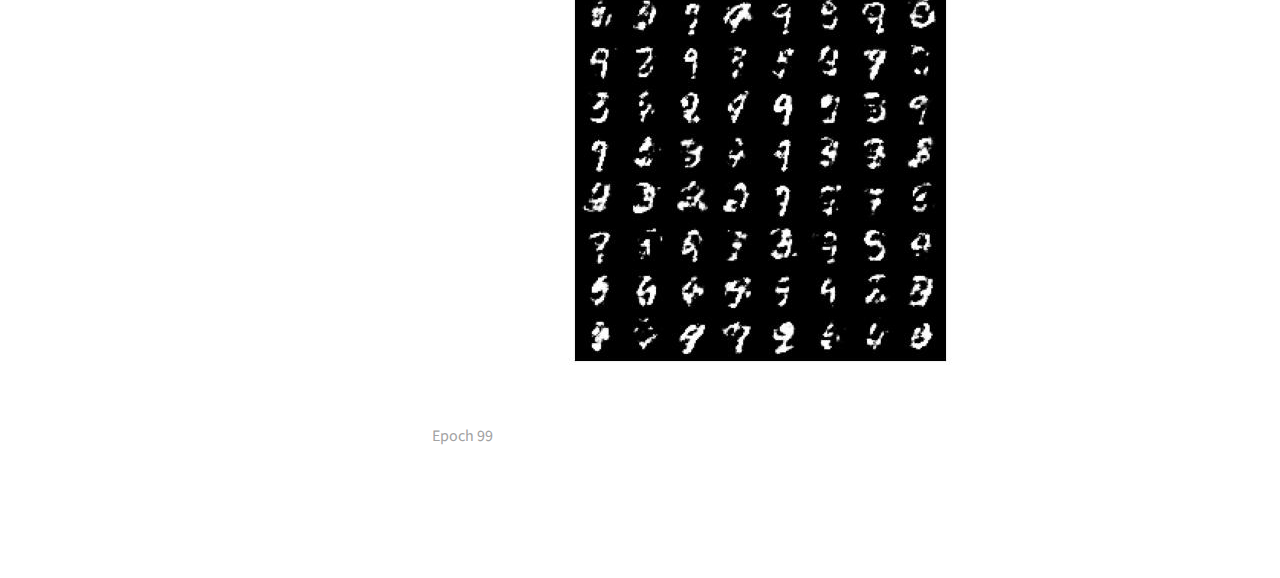
<file: gan-for-mnist.html>
<!DOCTYPE HTML>
<html>
<head>
    <title>GAN for MNIST - My GenAI Portfolio</title>
    <meta charset="utf-8" />
    <meta name="viewport" content="width=device-width, initial-scale=1, user-scalable=no" />
    <link rel="stylesheet" href="assets/css/main.css" />
    <!-- Font Awesome for GitHub icon -->
    <link rel="stylesheet" href="https://cdnjs.cloudflare.com/ajax/libs/font-awesome/6.0.0-beta3/css/all.min.css" />
    <style>
        #main p, #main li {
            text-align: justify;
        }
    </style>
</head>
<body>

<!-- Header -->
<header id="header">
    <div class="inner">
        <a href="index.html" class="button">Back to Portfolio</a>
        <h1>Generative Adversarial Network (GAN) for MNIST</h1>
    </div>
</header>

<!-- Main -->
<div id="main">
    <section id="one">
        <p>This project features a Generative Adversarial Network (GAN) designed to generate realistic handwritten digits resembling the MNIST dataset. GANs are a cornerstone of generative modeling, pitting two neural networks—a Generator and a Discriminator—against each other in a game-theoretic framework. This implementation highlights my ability to design, train, and evaluate adversarial networks using PyTorch, showcasing their power in creating synthetic data.</p>
    </section>

    <section id="two">
        <p>The GAN architecture consists of two primary components:</p>
        <ul>
            <li>Generator Network:
                <ul>
                    <li>A linear layer mapping the input noise to a 128-dimensional hidden layer.</li>
                    <li>A LeakyReLU activation (slope 0.01) to introduce non-linearity.</li>
                    <li>A second linear layer projecting the hidden layer to 784 dimensions.</li>
                    <li>A Sigmoid activation to normalize outputs between 0 and 1, matching the MNIST image range.</li>
                    <li>The output is reshaped into a 1x28x28 tensor to represent a grayscale image.</li>
                </ul>
                <div class="architecture-image">
                    <img src="images/fulls/generator_architecture.png" alt="Generator Architecture" style="max-width: 100%; height: auto;">
                    <p class="image-caption">Figure 1: Architecture of the Generator Network</p>
                </div>
            </li>
            <li>Discriminator Network:
                <ul>
                    <li>A linear layer reducing the input to a 128-dimensional hidden layer.</li>
                    <li>A LeakyReLU activation (slope 0.01) for non-linearity.</li>
                    <li>A final linear layer producing a single logit, used with binary cross-entropy loss to classify images as real or fake.</li>
                </ul>
                <div class="architecture-image">
                    <img src="images/fulls/discriminator_architecture.png" alt="Discriminator Architecture" style="max-width: 100%; height: auto;">
                    <p class="image-caption">Figure 2: Architecture of the Discriminator Network</p>
                </div>
            </li>
        </ul>
        <p>What Makes GANs Special:</p>
        <ul>
            <li>Adversarial Training: The Generator and Discriminator are trained simultaneously in a minimax game, where the Generator aims to "fool" the Discriminator, and the Discriminator strives to correctly classify real vs. fake images. This dynamic leads to high-quality image generation.</li>
            <li>Creative Output: GANs can produce entirely new images not present in the training data, making them ideal for creative applications like art generation or data augmentation.</li>
            <li>Challenges and Insights: Training GANs requires careful balancing of the two networks to avoid issues like mode collapse or vanishing gradients. My implementation uses Adam optimizers (learning rates of 1e-4 for both networks) and a batch size of 64 over 100 epochs to ensure stable training.</li>
        </ul>
        <p>The model was trained on the MNIST dataset, with real images labeled as 1 and fake images as 0. The training loop alternates between updating the Discriminator (using real and fake image losses) and the Generator (aiming to maximize the Discriminator’s error on fake images). Generated images are saved as 8-column grids for each epoch, visualizing the improvement in image quality over time. This project demonstrates my expertise in adversarial learning, PyTorch implementation, and handling complex training dynamics.</p>
    </section>

    <!-- Implementation Notebook Section -->
    <section>
        <h3>Implementation Notebook</h3>
        <p>
          <i class="icon brands fa-github"></i>
          Click below to open the GAN training notebook on Google Colab.
        </p>
        <a 
          href="https://colab.research.google.com/gist/sgshrigouri/015e4660b2eea9eb1d5b8f943a10fc11/generativeadversarialnetworks.ipynb"
          target="_blank" 
          class="button"
          title="View and run the GAN notebook on Google Colab"
        >
          <i class="icon brands fa-github"></i> Open GAN Notebook
        </a>
    </section>

    <!-- Generated Images Section -->
    <section>
        <h3>Generated Images</h3>
        <p>The following images show the progression of generated handwritten digits at different epochs during training, saved as 8-column grids.</p>
        <div class="generated-image-grid">
            <div class="generated-image">
                <img src="images/fulls/generated_000.jpg" alt="Generated Images at Epoch 0" style="max-width: 100%; height: auto;">
                <p class="image-caption">Epoch 0</p>
            </div>
            <div class="generated-image">
                <img src="images/fulls/generated_010.jpg" alt="Generated Images at Epoch 10" style="max-width: 100%; height: auto;">
                <p class="image-caption">Epoch 10</p>
            </div>
            <div class="generated-image">
                <img src="images/fulls/generated_020.jpg" alt="Generated Images at Epoch 20" style="max-width: 100%; height: auto;">
                <p class="image-caption">Epoch 20</p>
            </div>
            <div class="generated-image">
                <img src="images/fulls/generated_030.jpg" alt="Generated Images at Epoch 30" style="max-width: 100%; height: auto;">
                <p class="image-caption">Epoch 30</p>
            </div>
            <div class="generated-image">
                <img src="images/fulls/generated_040.jpg" alt="Generated Images at Epoch 40" style="max-width: 100%; height: auto;">
                <p class="image-caption">Epoch 40</p>
            </div>
            <div class="generated-image">
                <img src="images/fulls/generated_050.jpg" alt="Generated Images at Epoch 50" style="max-width: 100%; height: auto;">
                <p class="image-caption">Epoch 50</p>
            </div>
            <div class="generated-image">
                <img src="images/fulls/generated_060.jpg" alt="Generated Images at Epoch 60" style="max-width: 100%; height: auto;">
                <p class="image-caption">Epoch 60</p>
            </div>
            <div class="generated-image">
                <img src="images/fulls/generated_070.jpg" alt="Generated Images at Epoch 70" style="max-width: 100%; height: auto;">
                <p class="image-caption">Epoch 70</p>
            </div>
            <div class="generated-image">
                <img src="images/fulls/generated_080.jpg" alt="Generated Images at Epoch 80" style="max-width: 100%; height: auto;">
                <p class="image-caption">Epoch 80</p>
            </div>
            <div class="generated-image">
                <img src="images/fulls/generated_090.jpg" alt="Generated Images at Epoch 90" style="max-width: 100%; height: auto;">
                <p class="image-caption">Epoch 90</p>
            </div>
            <div class="generated-image">
                <img src="images/fulls/generated_099.jpg" alt="Generated Images at Epoch 99" style="max-width: 100%; height: auto;">
                <p class="image-caption">Epoch 99</p>
            </div>
        </div>
    </section>
</div>

<!-- Footer -->
<footer id="footer">
    <div class="inner">
        <ul class="icons">
            <li><a href="#" class="icon brands fa-github"><span class="label">Github</span></a></li>
        </ul>
    </div>
</footer>

<!-- Scripts -->
<script src="assets/js/jquery.min.js"></script>
<script src="assets/js/main.js"></script>

<!-- Your Custom XLSX Parser Script (unchanged) -->
<script type="text/javascript">
    var gk_isXlsx = false;
    var gk_xlsxFileLookup = {};
    var gk_fileData = {};

    function filledCell(cell) {
        return cell !== '' && cell != null;
    }

    function loadFileData(filename) {
        if (gk_isXlsx && gk_xlsxFileLookup[filename]) {
            try {
                var workbook = XLSX.read(gk_fileData[filename], { type: 'base64' });
                var firstSheetName = workbook.SheetNames[0];
                var worksheet = workbook.Sheets[firstSheetName];

                var jsonData = XLSX.utils.sheet_to_json(worksheet, { header: 1, blankrows: false, defval: '' });
                var filteredData = jsonData.filter(row => row.some(filledCell));

                var headerRowIndex = filteredData.findIndex((row, index) =>
                    row.filter(filledCell).length >= filteredData[index + 1]?.filter(filledCell).length
                );
                if (headerRowIndex === -1 || headerRowIndex > 25) {
                    headerRowIndex = 0;
                }

                var csv = XLSX.utils.aoa_to_sheet(filteredData.slice(headerRowIndex));
                csv = XLSX.utils.sheet_to_csv(csv, { header: 1 });
                return csv;
            } catch (e) {
                console.error(e);
                return "";
            }
        }
        return gk_fileData[filename] || "";
    }
</script>
</body>
</html>
</file>
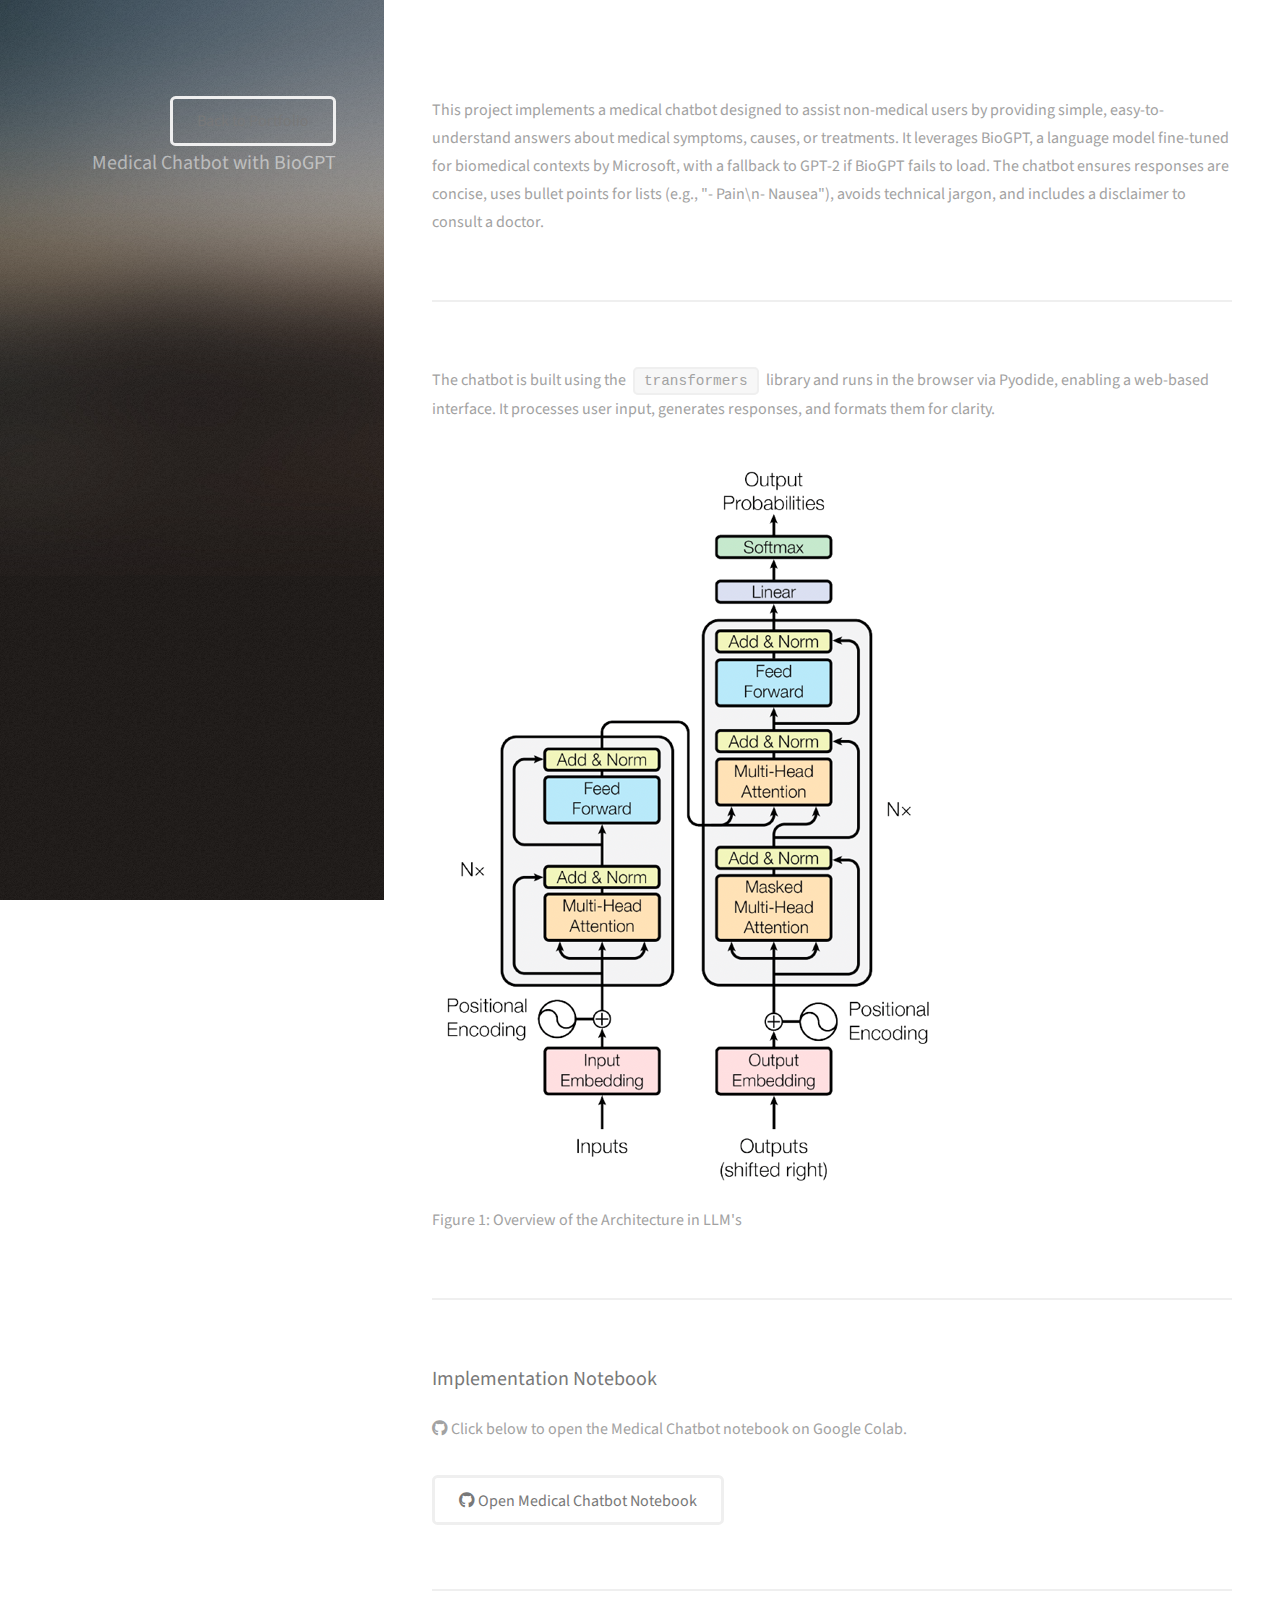
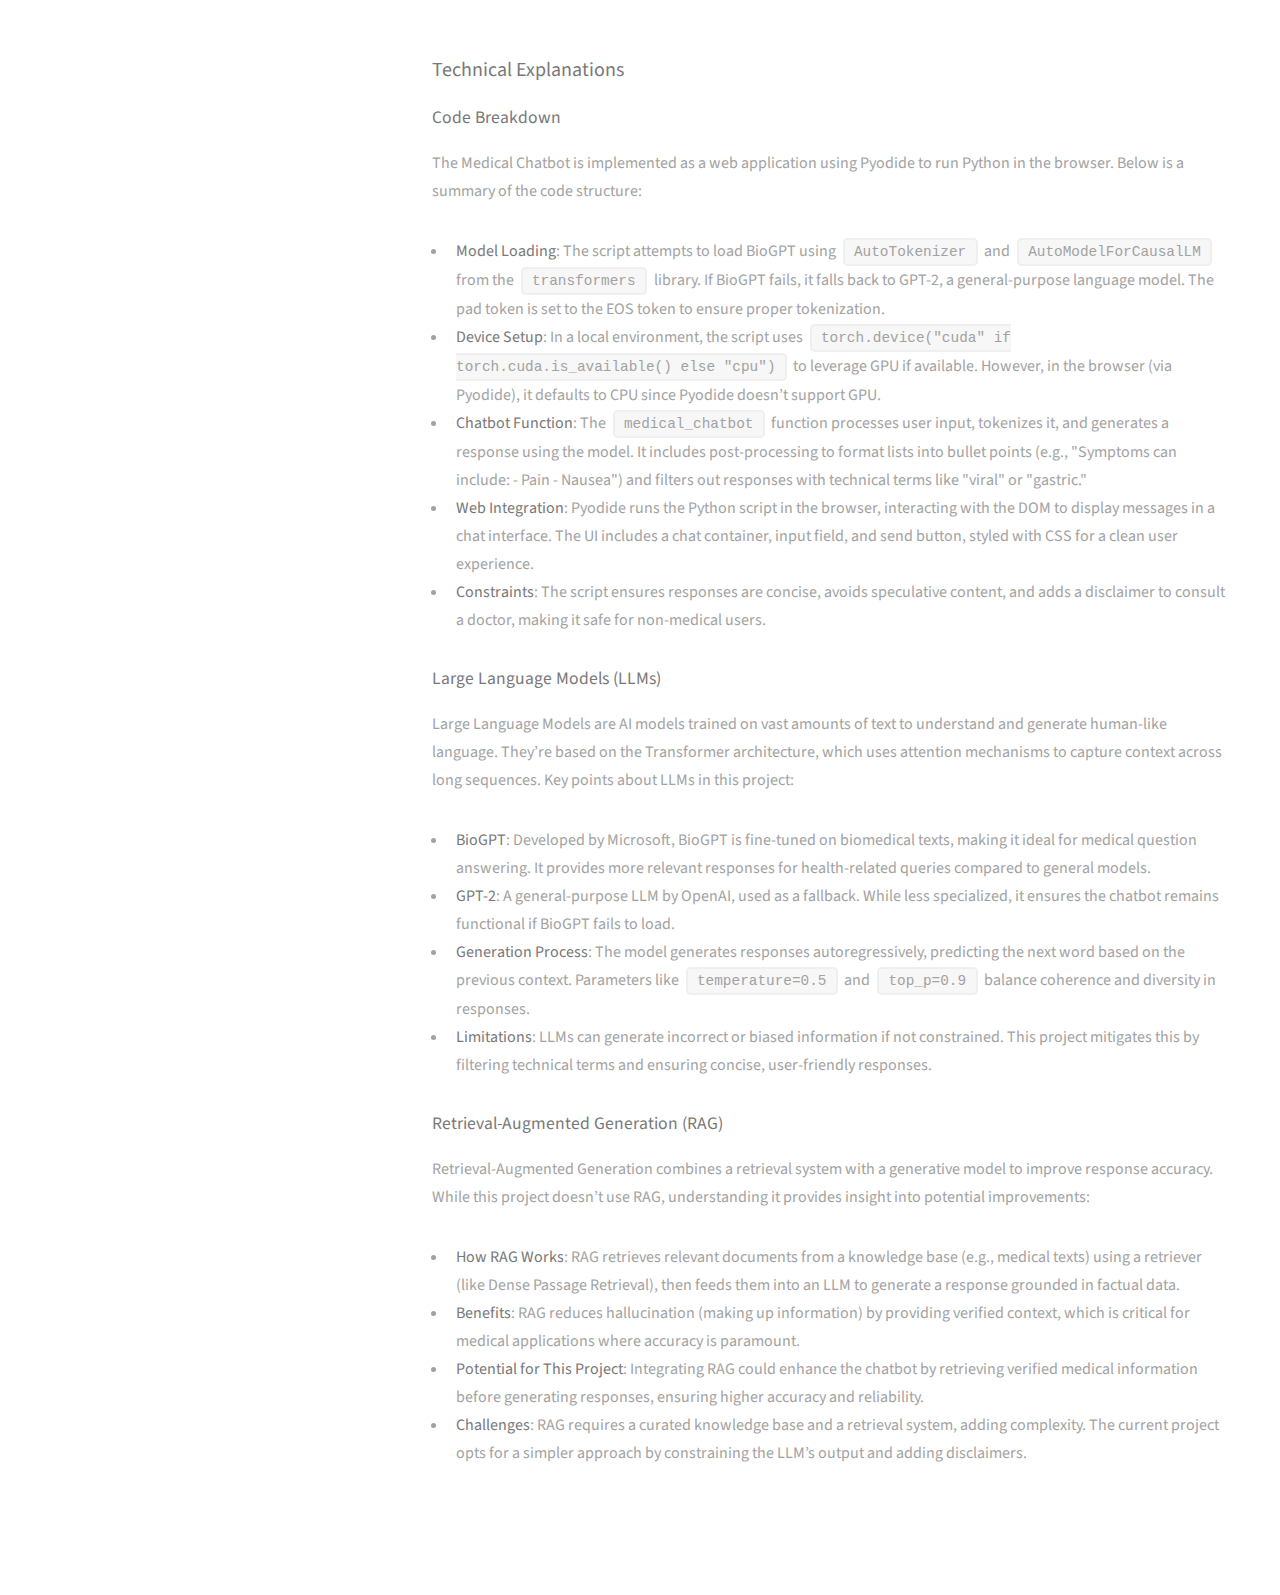
<file: llm.html>
<!DOCTYPE HTML>
<html>
<head>
    <title>Medical Chatbot with BioGPT - My GenAI Portfolio</title>
    <meta charset="utf-8" />
    <meta name="viewport" content="width=device-width, initial-scale=1, user-scalable=no" />
    <link rel="stylesheet" href="assets/css/main.css" />
    <!-- Font Awesome for Icons (Updated to 6.6.0 for consistency with portfolio) -->
    <link rel="stylesheet" href="https://cdnjs.cloudflare.com/ajax/libs/font-awesome/6.6.0/css/all.min.css" />
</head>
<body>

<!-- Header -->
<header id="header">
    <div class="inner">
        <a href="index.html" class="button">Back to Portfolio</a>
        <h1>Medical Chatbot with BioGPT</h1>
    </div>
</header>

<!-- Main -->
<div id="main">
    <section id="one">
        <p>
            This project implements a medical chatbot designed to assist non-medical users by providing simple, easy-to-understand answers about medical symptoms, causes, or treatments. It leverages BioGPT, a language model fine-tuned for biomedical contexts by Microsoft, with a fallback to GPT-2 if BioGPT fails to load. The chatbot ensures responses are concise, uses bullet points for lists (e.g., "- Pain\n- Nausea"), avoids technical jargon, and includes a disclaimer to consult a doctor.
        </p>
    </section>
    <section id="two">
        <p>
            The chatbot is built using the <code>transformers</code> library and runs in the browser via Pyodide, enabling a web-based interface. It processes user input, generates responses, and formats them for clarity. 
        </p>
        <div class="architecture-image">
            <img src="images/fulls/llm_arch.png" alt="Medical Chatbot Overview" style="max-width: 100%; height: auto;">
            <p class="image-caption">Figure 1: Overview of the Architecture in LLM's</p>
        </div>
    </section>
    <section>
        <h3>Implementation Notebook</h3>
        <p>
            <i class="icon brands fa-github"></i>
            Click below to open the Medical Chatbot notebook on Google Colab.
        </p>
        <a href="https://colab.research.google.com/gist/sgshrigouri/b67ea1d7754d770f07a8346694927867/llms.ipynb" target="_blank" class="button">
            <i class="icon brands fa-github"></i> Open Medical Chatbot Notebook
        </a>
    </section>
    <section id="three">
        <h3>Technical Explanations</h3>
        <h4>Code Breakdown</h4>
        <p>
            The Medical Chatbot is implemented as a web application using Pyodide to run Python in the browser. Below is a summary of the code structure:
        </p>
        <ul>
            <li><strong>Model Loading</strong>: The script attempts to load BioGPT using <code>AutoTokenizer</code> and <code>AutoModelForCausalLM</code> from the <code>transformers</code> library. If BioGPT fails, it falls back to GPT-2, a general-purpose language model. The pad token is set to the EOS token to ensure proper tokenization.</li>
            <li><strong>Device Setup</strong>: In a local environment, the script uses <code>torch.device("cuda" if torch.cuda.is_available() else "cpu")</code> to leverage GPU if available. However, in the browser (via Pyodide), it defaults to CPU since Pyodide doesn’t support GPU.</li>
            <li><strong>Chatbot Function</strong>: The <code>medical_chatbot</code> function processes user input, tokenizes it, and generates a response using the model. It includes post-processing to format lists into bullet points (e.g., "Symptoms can include: - Pain - Nausea") and filters out responses with technical terms like "viral" or "gastric."</li>
            <li><strong>Web Integration</strong>: Pyodide runs the Python script in the browser, interacting with the DOM to display messages in a chat interface. The UI includes a chat container, input field, and send button, styled with CSS for a clean user experience.</li>
            <li><strong>Constraints</strong>: The script ensures responses are concise, avoids speculative content, and adds a disclaimer to consult a doctor, making it safe for non-medical users.</li>
        </ul>
        <h4>Large Language Models (LLMs)</h4>
        <p>
            Large Language Models are AI models trained on vast amounts of text to understand and generate human-like language. They’re based on the Transformer architecture, which uses attention mechanisms to capture context across long sequences. Key points about LLMs in this project:
        </p>
        <ul>
            <li><strong>BioGPT</strong>: Developed by Microsoft, BioGPT is fine-tuned on biomedical texts, making it ideal for medical question answering. It provides more relevant responses for health-related queries compared to general models.</li>
            <li><strong>GPT-2</strong>: A general-purpose LLM by OpenAI, used as a fallback. While less specialized, it ensures the chatbot remains functional if BioGPT fails to load.</li>
            <li><strong>Generation Process</strong>: The model generates responses autoregressively, predicting the next word based on the previous context. Parameters like <code>temperature=0.5</code> and <code>top_p=0.9</code> balance coherence and diversity in responses.</li>
            <li><strong>Limitations</strong>: LLMs can generate incorrect or biased information if not constrained. This project mitigates this by filtering technical terms and ensuring concise, user-friendly responses.</li>
        </ul>
        <h4>Retrieval-Augmented Generation (RAG)</h4>
        <p>
            Retrieval-Augmented Generation combines a retrieval system with a generative model to improve response accuracy. While this project doesn’t use RAG, understanding it provides insight into potential improvements:
        </p>
        <ul>
            <li><strong>How RAG Works</strong>: RAG retrieves relevant documents from a knowledge base (e.g., medical texts) using a retriever (like Dense Passage Retrieval), then feeds them into an LLM to generate a response grounded in factual data.</li>
            <li><strong>Benefits</strong>: RAG reduces hallucination (making up information) by providing verified context, which is critical for medical applications where accuracy is paramount.</li>
            <li><strong>Potential for This Project</strong>: Integrating RAG could enhance the chatbot by retrieving verified medical information before generating responses, ensuring higher accuracy and reliability.</li>
            <li><strong>Challenges</strong>: RAG requires a curated knowledge base and a retrieval system, adding complexity. The current project opts for a simpler approach by constraining the LLM’s output and adding disclaimers.</li>
        </ul>
    </section>
</div>

<!-- Footer -->
<footer id="footer">
    <div class="inner">
        <ul class="icons">
            <li><a href="https://github.com/sgshrigouri" class="icon brands fa-github" target="_blank"><span class="label">Github</span></a></li>
        </ul>
    </div>
</footer>

<!-- Scripts -->
<script src="assets/js/jquery.min.js"></script>
<script src="assets/js/main.js"></script>
<script type="text/javascript">
    var gk_isXlsx = false;
    var gk_xlsxFileLookup = {};
    var gk_fileData = {};
    function filledCell(cell) { return cell !== '' && cell != null; }
    function loadFileData(filename) {
        if (gk_isXlsx && gk_xlsxFileLookup[filename]) {
            try {
                var workbook = XLSX.read(gk_fileData[filename], { type: 'base64' });
                var firstSheetName = workbook.SheetNames[0];
                var worksheet = workbook.Sheets[firstSheetName];
                var jsonData = XLSX.utils.sheet_to_json(worksheet, { header: 1, blankrows: false, defval: '' });
                var filteredData = jsonData.filter(row => row.some(filledCell));
                var headerRowIndex = filteredData.findIndex((row, index) =>
                    row.filter(filledCell).length >= filteredData[index + 1]?.filter(filledCell).length
                );
                if (headerRowIndex === -1 || headerRowIndex > 25) { headerRowIndex = 0; }
                var csv = XLSX.utils.aoa_to_sheet(filteredData.slice(headerRowIndex));
                csv = XLSX.utils.sheet_to_csv(csv, { header: 1 });
                return csv;
            } catch (e) { console.error(e); return ""; }
        }
        return gk_fileData[filename] || "";
    }
</script>
</body>
</html>
</file>
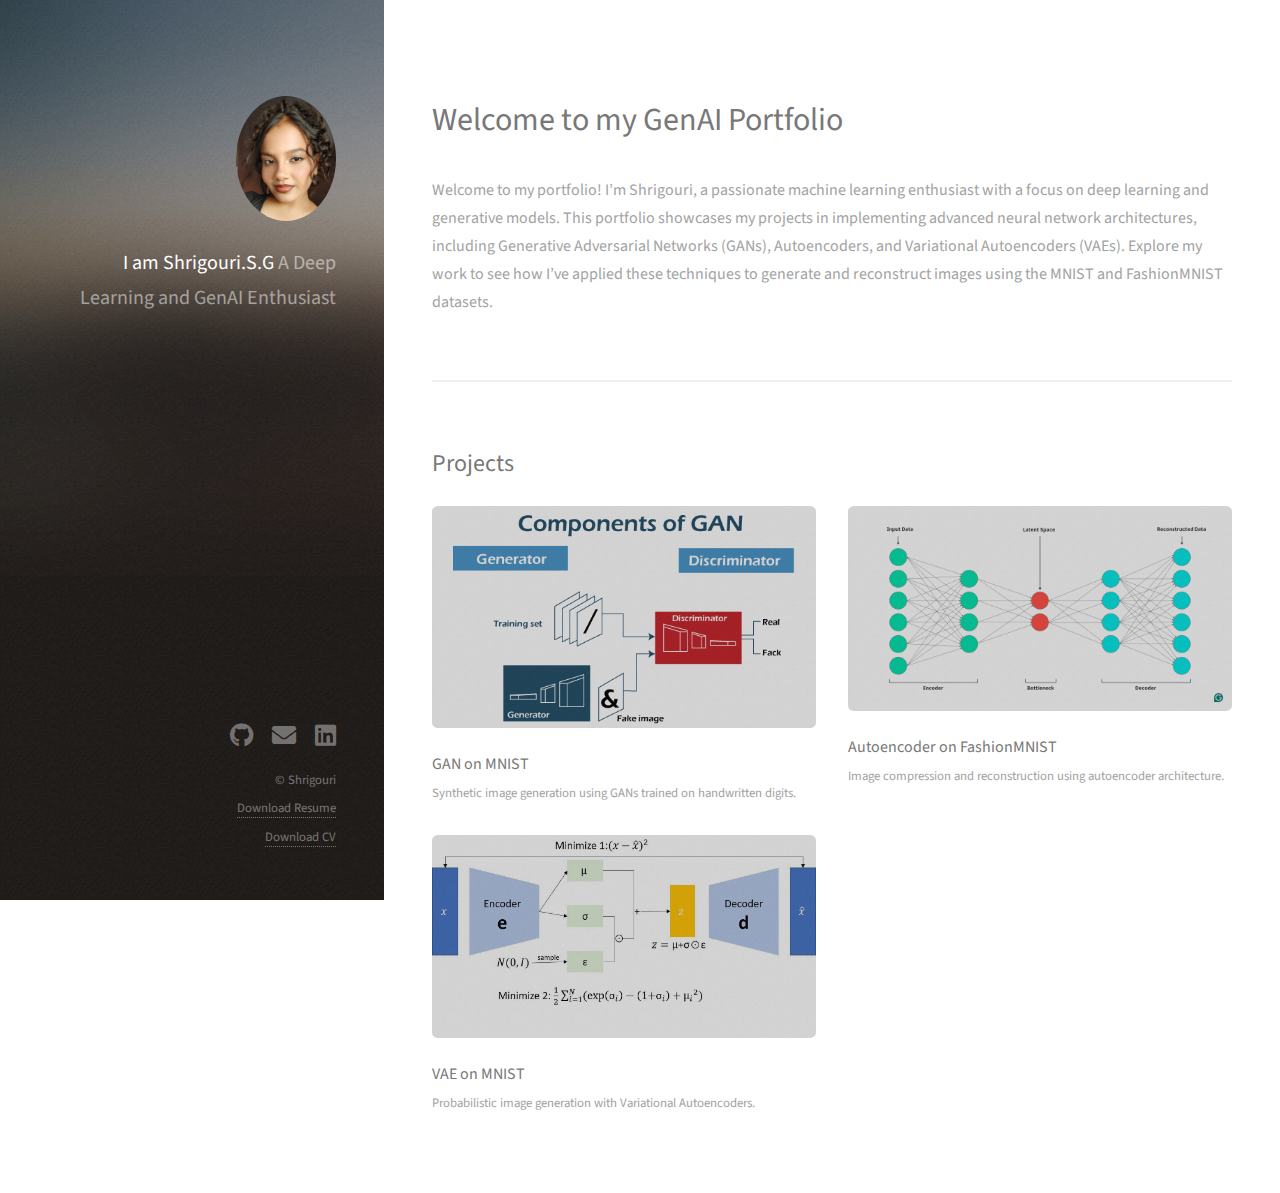
<file: myindex.html>
<!DOCTYPE HTML>
<html>
<head>
    <title>My GenAI Portfolio</title>
    <meta charset="utf-8" />
    <meta name="viewport" content="width=device-width, initial-scale=1, user-scalable=no" />
    <link rel="stylesheet" href="assets/css/main.css" />
</head>
<body class="is-preload">

    <!-- Header -->
    <header id="header">
        <div class="inner">
            <a href="#" class="image avatar"><img src="images/fulls/avatar.jpg" alt="" /></a>
            <h1><strong>I am Shrigouri.S.G</strong><br />
            A Deep Learning and GenAI Enthusiast</h1>
        </div>
    </header>

    <!-- Main -->
    <div id="main">

        <!-- One -->
        <section id="one">
            <header class="major">
                <h2>Welcome to my GenAI Portfolio</h2>
            </header>
            <p>
                Welcome to my portfolio! I’m Shrigouri, a passionate machine learning enthusiast with a focus on deep learning and generative models. This portfolio showcases my projects in implementing advanced neural network architectures, including Generative Adversarial Networks (GANs), Autoencoders, and Variational Autoencoders (VAEs). Explore my work to see how I’ve applied these techniques to generate and reconstruct images using the MNIST and FashionMNIST datasets.
            </p>
        </section>

        <!-- Two -->
        <section id="two">
            <h2>Projects</h2>
            <div class="row">
                <article class="col-6 col-12-xsmall work-item">
                    <a href="GAN for MNIST Project Page.html" class="image fit thumb"><img src="images/thumbs/gan.png" alt="GAN project" /></a>
                    <h3>GAN on MNIST</h3>
                    <p>Synthetic image generation using GANs trained on handwritten digits.</p>
                </article>
                <article class="col-6 col-12-xsmall work-item">
                    <a href="Autoencoder for FashionMNIST Project Page.html" class="image fit thumb"><img src="images/thumbs/autoencoder.png" alt="Autoencoder project" /></a>
                    <h3>Autoencoder on FashionMNIST</h3>
                    <p>Image compression and reconstruction using autoencoder architecture.</p>
                </article>
                <article class="col-6 col-12-xsmall work-item">
                    <a href="VAE for MNIST Project Page.html" class="image fit thumb"><img src="images/thumbs/vae.jpg" alt="VAE project" /></a>
                    <h3>VAE on MNIST</h3>
                    <p>Probabilistic image generation with Variational Autoencoders.</p>
                </article>
            </div>
        </section>

    </div>

    <!-- Footer -->
    <footer id="footer">
        <div class="inner">
            <ul class="icons">
                <li><a href="https://github.com/sgshrigouri" class="icon brands fa-github" target="_blank"><span class="label">GitHub</span></a></li>
                <li><a href="mailto:sgshrigouri@gmail.com" class="icon solid fa-envelope"><span class="label">Email</span></a></li>
                <li><a href="https://www.linkedin.com/in//" class="icon brands fa-linkedin" target="_blank"><span class="label">LinkedIn</span></a></li>
            </ul>
            <ul class="copyright">
                <li>&copy; Shrigouri</li>
                <li><a href="documents/Shrigouri_Resume.pdf" download>Download Resume</a></li>
                <li><a href="documents/Shrigouri_CV.pdf" download>Download CV</a></li>
            </ul>
        </div>
    </footer>

    <!-- Scripts -->
    <script src="assets/js/jquery.min.js"></script>
    <script src="assets/js/jquery.poptrox.min.js"></script>
    <script src="assets/js/browser.min.js"></script>
    <script src="assets/js/breakpoints.min.js"></script>
    <script src="assets/js/util.js"></script>
    <script src="assets/js/main.js"></script>

</body>
</html>
</file>
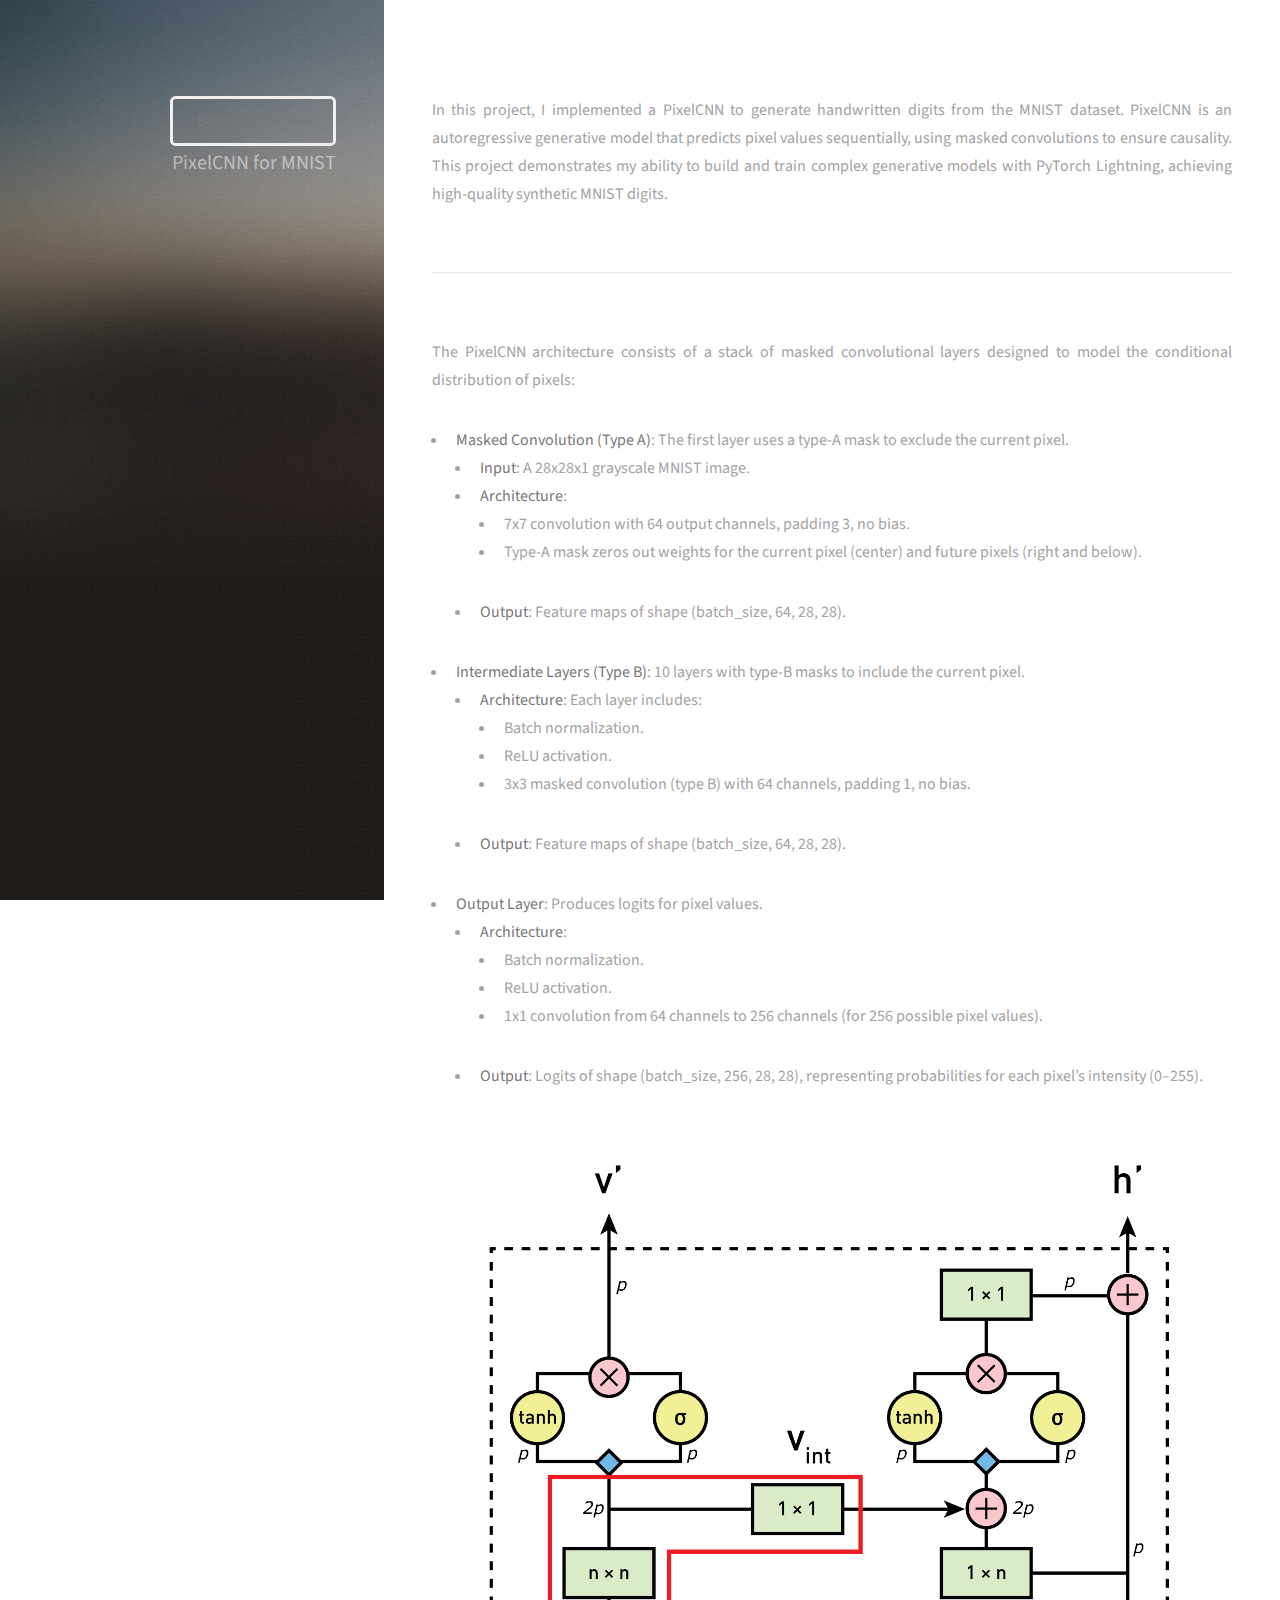
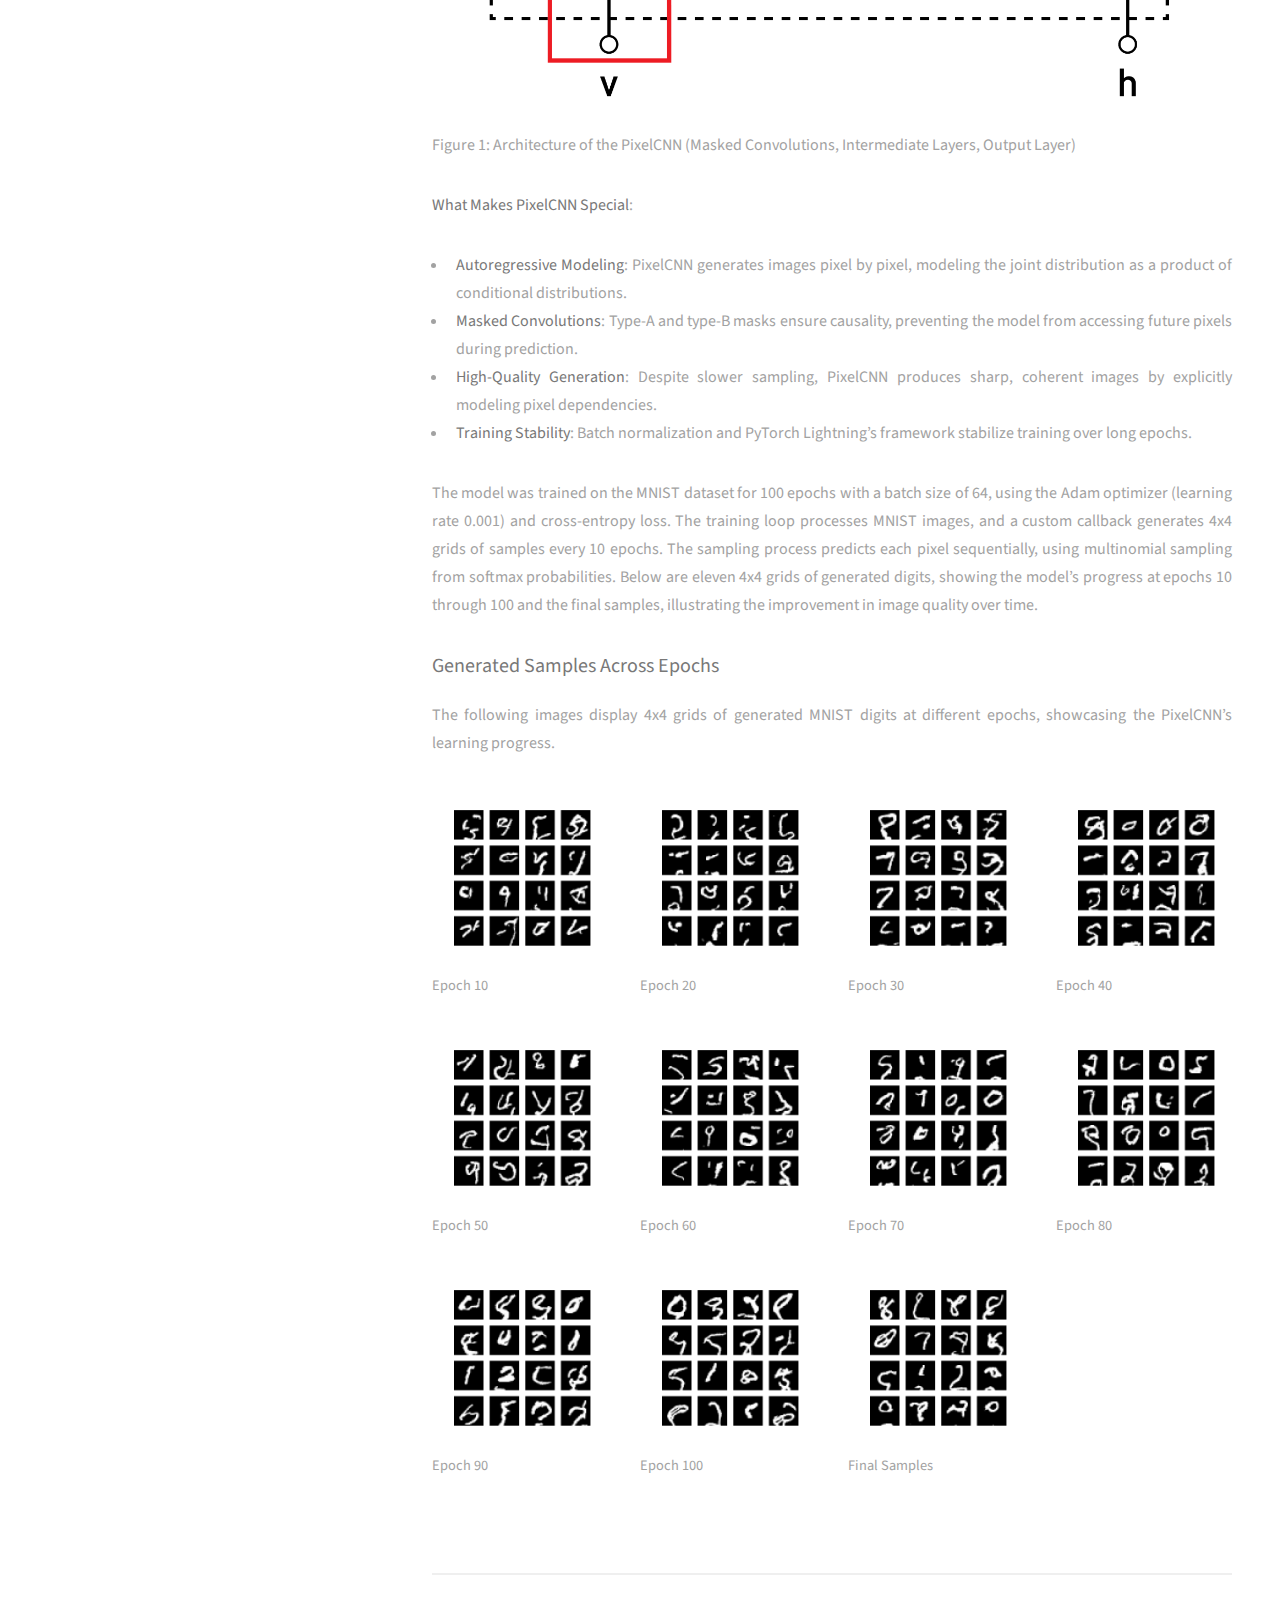
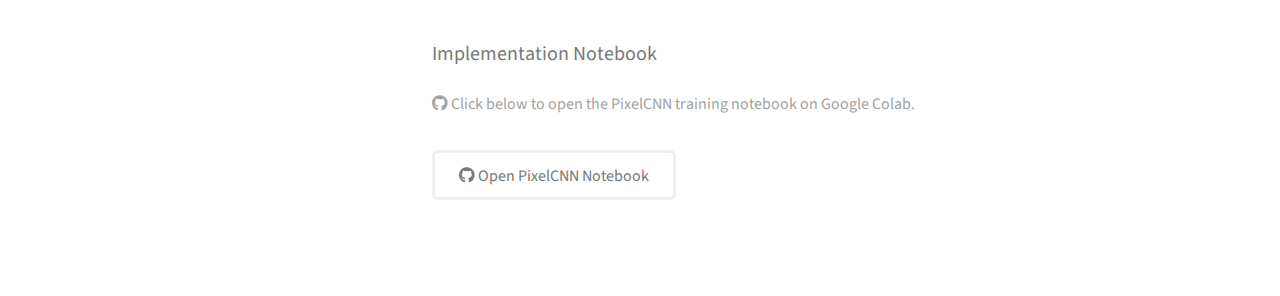
<file: pixel_CNN.html>
<!DOCTYPE HTML>
<html>
<head>
    <title>PixelCNN for MNIST - My GenAI Portfolio</title>
    <meta charset="utf-8" />
    <meta name="viewport" content="width=device-width, initial-scale=1, user-scalable=no" />
    <link rel="stylesheet" href="assets/css/main.css" />
    <!-- Font Awesome for GitHub icon -->
    <link rel="stylesheet" href="https://cdnjs.cloudflare.com/ajax/libs/font-awesome/6.0.0-beta3/css/all.min.css" />
    <style>
        .epoch-grid .architecture-image {
            margin-bottom: 1.5em;
            text-align: center;
        }
        .epoch-grid img {
            width: 100%;
            max-width: 400px; /* Adjusted for 4x4 sample grids */
            height: auto;
            display: block;
            margin: 0 auto;
        }
        .epoch-grid .image-caption {
            font-size: 0.9em;
            margin-top: 0.5em;
            text-align: center;
        }
        #main p, #main li {
            text-align: justify;
        }
    </style>
</head>
<body>

<!-- Header -->
<header id="header">
    <div class="inner">
        <a href="index.html" class="button">Back to Portfolio</a>
        <h1>PixelCNN for MNIST</h1>
    </div>
</header>

<!-- Main -->
<div id="main">
    <section id="one">
        <p>In this project, I implemented a PixelCNN to generate handwritten digits from the MNIST dataset. PixelCNN is an autoregressive generative model that predicts pixel values sequentially, using masked convolutions to ensure causality. This project demonstrates my ability to build and train complex generative models with PyTorch Lightning, achieving high-quality synthetic MNIST digits.</p>
    </section>

    <section id="two">
        <p>The PixelCNN architecture consists of a stack of masked convolutional layers designed to model the conditional distribution of pixels:</p>
        <ul>
            <li><strong>Masked Convolution (Type A)</strong>: The first layer uses a type-A mask to exclude the current pixel.
                <ul>
                    <li><strong>Input</strong>: A 28x28x1 grayscale MNIST image.</li>
                    <li><strong>Architecture</strong>:
                        <ul>
                            <li>7x7 convolution with 64 output channels, padding 3, no bias.</li>
                            <li>Type-A mask zeros out weights for the current pixel (center) and future pixels (right and below).</li>
                        </ul>
                    </li>
                    <li><strong>Output</strong>: Feature maps of shape (batch_size, 64, 28, 28).</li>
                </ul>
            </li>
            <li><strong>Intermediate Layers (Type B)</strong>: 10 layers with type-B masks to include the current pixel.
                <ul>
                    <li><strong>Architecture</strong>: Each layer includes:
                        <ul>
                            <li>Batch normalization.</li>
                            <li>ReLU activation.</li>
                            <li>3x3 masked convolution (type B) with 64 channels, padding 1, no bias.</li>
                        </ul>
                    </li>
                    <li><strong>Output</strong>: Feature maps of shape (batch_size, 64, 28, 28).</li>
                </ul>
            </li>
            <li><strong>Output Layer</strong>: Produces logits for pixel values.
                <ul>
                    <li><strong>Architecture</strong>:
                        <ul>
                            <li>Batch normalization.</li>
                            <li>ReLU activation.</li>
                            <li>1x1 convolution from 64 channels to 256 channels (for 256 possible pixel values).</li>
                        </ul>
                    </li>
                    <li><strong>Output</strong>: Logits of shape (batch_size, 256, 28, 28), representing probabilities for each pixel’s intensity (0–255).</li>
                </ul>
            </li>
        </ul>
        <div class="architecture-image">
            <img src="images/fulls/pixel_cnn.png" alt="PixelCNN Architecture" style="max-width: 100%; height: auto;">
            <p class="image-caption">Figure 1: Architecture of the PixelCNN (Masked Convolutions, Intermediate Layers, Output Layer)</p>
        </div>
        <p><strong>What Makes PixelCNN Special</strong>:</p>
        <ul>
            <li><strong>Autoregressive Modeling</strong>: PixelCNN generates images pixel by pixel, modeling the joint distribution as a product of conditional distributions.</li>
            <li><strong>Masked Convolutions</strong>: Type-A and type-B masks ensure causality, preventing the model from accessing future pixels during prediction.</li>
            <li><strong>High-Quality Generation</strong>: Despite slower sampling, PixelCNN produces sharp, coherent images by explicitly modeling pixel dependencies.</li>
            <li><strong>Training Stability</strong>: Batch normalization and PyTorch Lightning’s framework stabilize training over long epochs.</li>
        </ul>
        <p>The model was trained on the MNIST dataset for 100 epochs with a batch size of 64, using the Adam optimizer (learning rate 0.001) and cross-entropy loss. The training loop processes MNIST images, and a custom callback generates 4x4 grids of samples every 10 epochs. The sampling process predicts each pixel sequentially, using multinomial sampling from softmax probabilities. Below are eleven 4x4 grids of generated digits, showing the model’s progress at epochs 10 through 100 and the final samples, illustrating the improvement in image quality over time.</p>

        <!-- Epoch Images Section -->
        <h3>Generated Samples Across Epochs</h3>
        <p>The following images display 4x4 grids of generated MNIST digits at different epochs, showcasing the PixelCNN’s learning progress.</p>
        <div class="row epoch-grid">
            <div class="col-3 col-6-medium col-12-xsmall">
                <div class="architecture-image">
                    <img src="images/fulls/generated_samples_epoch_10_pn.png" alt="PixelCNN Epoch 10" style="max-width: 100%; height: auto;">
                    <p class="image-caption">Epoch 10</p>
                </div>
            </div>
            <div class="col-3 col-6-medium col-12-xsmall">
                <div class="architecture-image">
                    <img src="images/fulls/generated_samples_epoch_20_pn.png" alt="PixelCNN Epoch 20" style="max-width: 100%; height: auto;">
                    <p class="image-caption">Epoch 20</p>
                </div>
            </div>
            <div class="col-3 col-6-medium col-12-xsmall">
                <div class="architecture-image">
                    <img src="images/fulls/generated_samples_epoch_30_pn.png" alt="PixelCNN Epoch 30" style="max-width: 100%; height: auto;">
                    <p class="image-caption">Epoch 30</p>
                </div>
            </div>
            <div class="col-3 col-6-medium col-12-xsmall">
                <div class="architecture-image">
                    <img src="images/fulls/generated_samples_epoch_40_pn.png" alt="PixelCNN Epoch 40" style="max-width: 100%; height: auto;">
                    <p class="image-caption">Epoch 40</p>
                </div>
            </div>
            <div class="col-3 col-6-medium col-12-xsmall">
                <div class="architecture-image">
                    <img src="images/fulls/generated_samples_epoch_50_pn.png" alt="PixelCNN Epoch 50" style="max-width: 100%; height: auto;">
                    <p class="image-caption">Epoch 50</p>
                </div>
            </div>
            <div class="col-3 col-6-medium col-12-xsmall">
                <div class="architecture-image">
                    <img src="images/fulls/generated_samples_epoch_60_pn.png" alt="PixelCNN Epoch 60" style="max-width: 100%; height: auto;">
                    <p class="image-caption">Epoch 60</p>
                </div>
            </div>
            <div class="col-3 col-6-medium col-12-xsmall">
                <div class="architecture-image">
                    <img src="images/fulls/generated_samples_epoch_70_pn.png" alt="PixelCNN Epoch 70" style="max-width: 100%; height: auto;">
                    <p class="image-caption">Epoch 70</p>
                </div>
            </div>
            <div class="col-3 col-6-medium col-12-xsmall">
                <div class="architecture-image">
                    <img src="images/fulls/generated_samples_epoch_80_pn.png" alt="PixelCNN Epoch 80" style="max-width: 100%; height: auto;">
                    <p class="image-caption">Epoch 80</p>
                </div>
            </div>
            <div class="col-3 col-6-medium col-12-xsmall">
                <div class="architecture-image">
                    <img src="images/fulls/generated_samples_epoch_90_pn.png" alt="PixelCNN Epoch 90" style="max-width: 100%; height: auto;">
                    <p class="image-caption">Epoch 90</p>
                </div>
            </div>
            <div class="col-3 col-6-medium col-12-xsmall">
                <div class="architecture-image">
                    <img src="images/fulls/generated_samples_epoch_100_pn.png" alt="PixelCNN Epoch 100" style="max-width: 100%; height: auto;">
                    <p class="image-caption">Epoch 100</p>
                </div>
            </div>
            <div class="col-3 col-6-medium col-12-xsmall">
                <div class="architecture-image">
                    <img src="images/fulls/generated_samples_final.png" alt="PixelCNN Final Samples" style="max-width: 100%; height: auto;">
                    <p class="image-caption">Final Samples</p>
                </div>
            </div>
        </div>
    </section>

    <!-- Implementation Notebook Section -->
    <section>
        <h3>Implementation Notebook</h3>
        <p>
            <i class="icon brands fa-github"></i>
            Click below to open the PixelCNN training notebook on Google Colab.
        </p>
        <a 
            href="https://colab.research.google.com/gist/sgshrigouri/0b48c65147a0c7691080bc1ef43d535e/pixelcnn.ipynb" 
            target="_blank" 
            class="button"
            title="View and run the PixelCNN notebook on Google Colab"
        >
            <i class="icon brands fa-github"></i> Open PixelCNN Notebook
        </a>
    </section>
</div>

<!-- Footer -->
<footer id="footer">
    <div class="inner">
        <ul class="icons">
            <li><a href="https://github.com/sgshrigouri" class="icon brands fa-github" target="_blank"><span class="label">Github</span></a></li>
        </ul>
    </div>
</footer>

<!-- Scripts -->
<script src="assets/js/jquery.min.js"></script>
<script src="assets/js/main.js"></script>

<!-- XLSX Parser Script -->
<script type="text/javascript">
    var gk_isXlsx = false;
    var gk_xlsxFileLookup = {};
    var gk_fileData = {};
    function filledCell(cell) {
        return cell !== '' && cell != null;
    }
    function loadFileData(filename) {
        if (gk_isXlsx && gk_xlsxFileLookup[filename]) {
            try {
                var workbook = XLSX.read(gk_fileData[filename], { type: 'base64' });
                var firstSheetName = workbook.SheetNames[0];
                var worksheet = workbook.Sheets[firstSheetName];
                var jsonData = XLSX.utils.sheet_to_json(worksheet, { header: 1, blankrows: false, defval: '' });
                var filteredData = jsonData.filter(row => row.some(filledCell));
                var headerRowIndex = filteredData.findIndex((row, index) =>
                    row.filter(filledCell).length >= filteredData[index + 1]?.filter(filledCell).length
                );
                if (headerRowIndex === -1 || headerRowIndex > 25) {
                    headerRowIndex = 0;
                }
                var csv = XLSX.utils.aoa_to_sheet(filteredData.slice(headerRowIndex));
                csv = XLSX.utils.sheet_to_csv(csv, { header: 1 });
                return csv;
            } catch (e) {
                console.error(e);
                return "";
            }
        }
        return gk_fileData[filename] || "";
    }
</script>
</body>
</html>
</file>
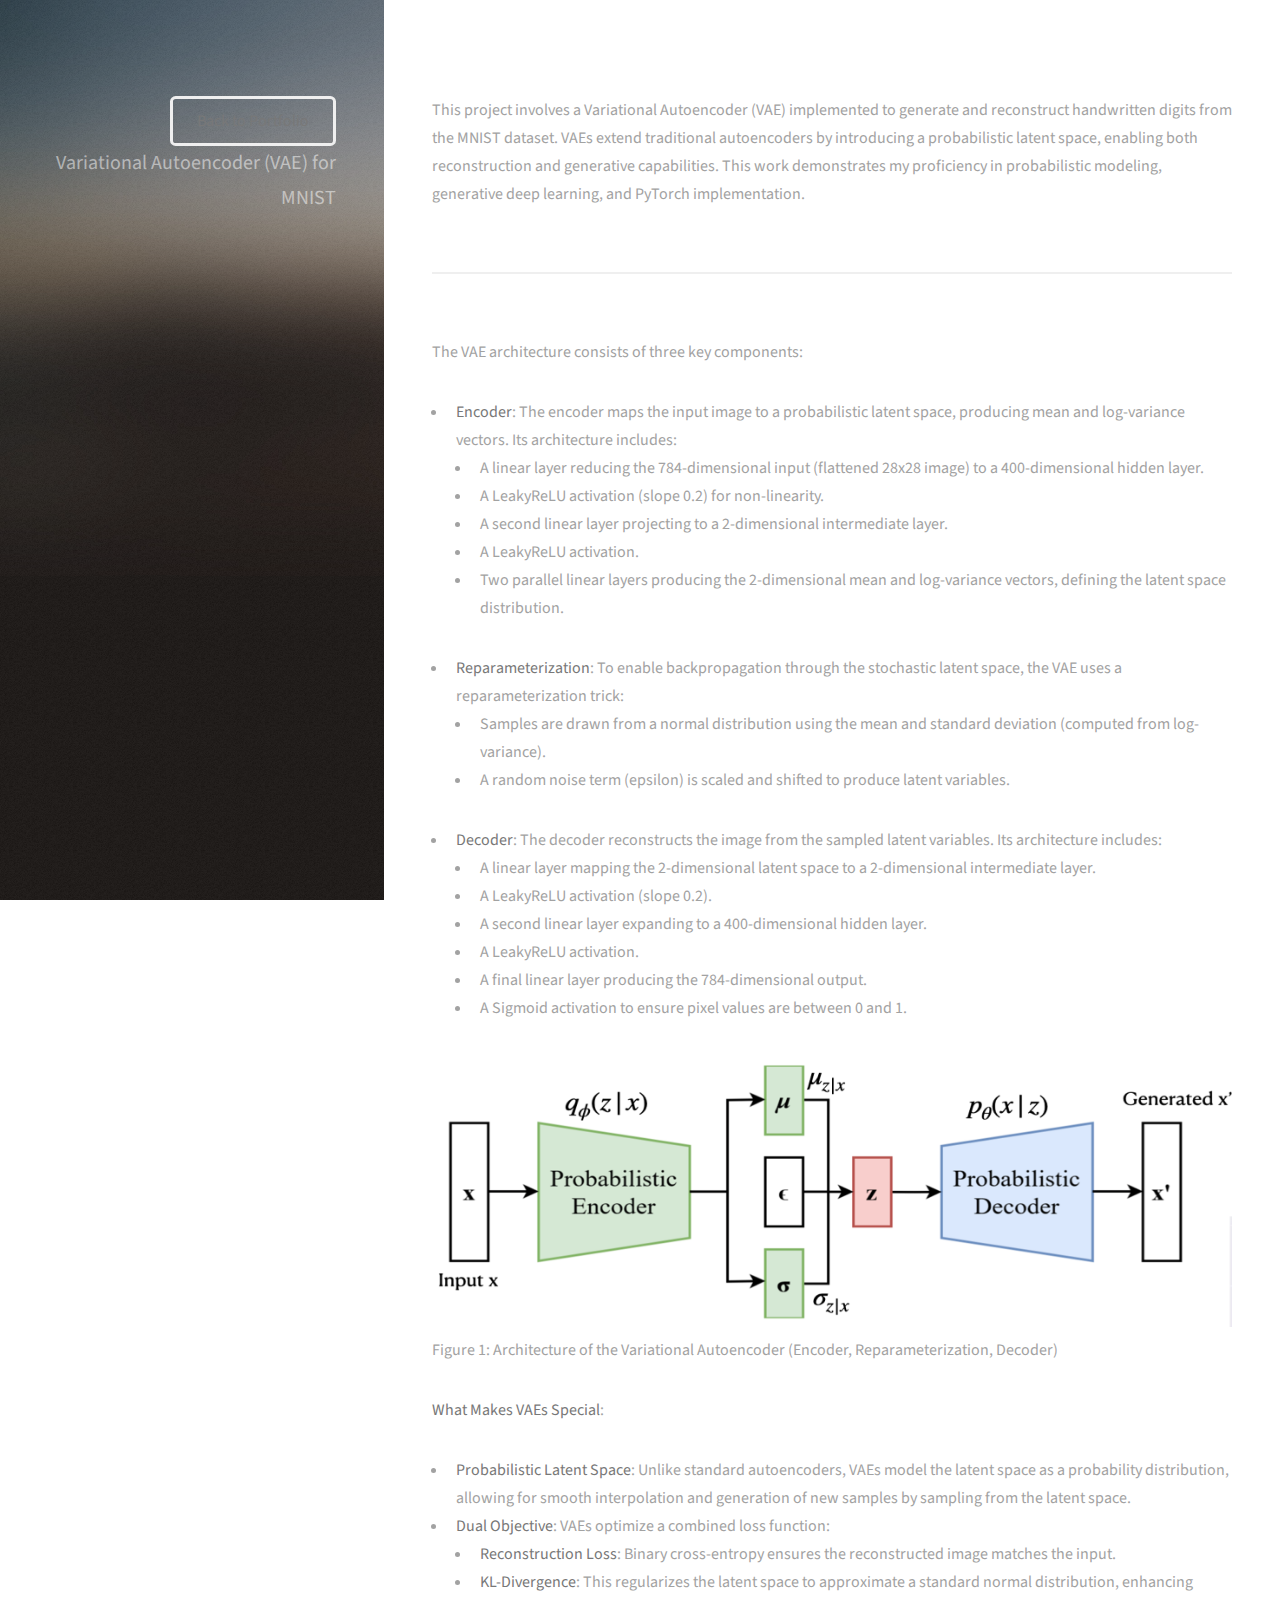
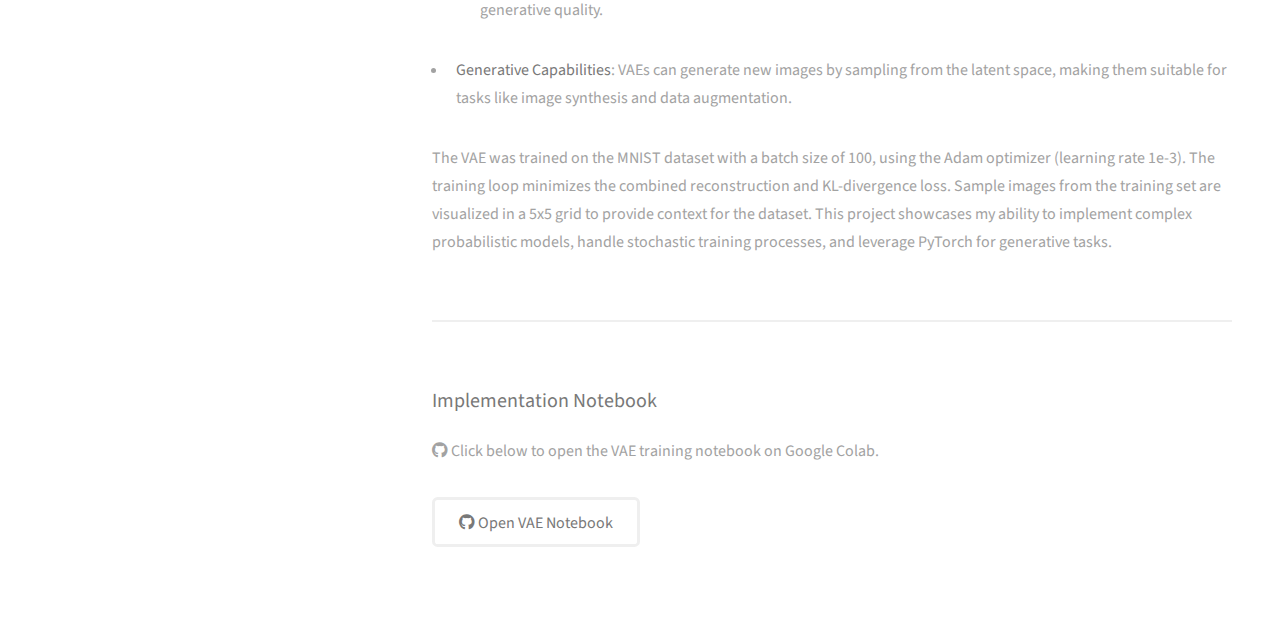
<file: VAE for MNIST Project Page.html>
<!DOCTYPE HTML>
<html>
<head>
    <title>VAE for MNIST - My GenAI Portfolio</title>
    <meta charset="utf-8" />
    <meta name="viewport" content="width=device-width, initial-scale=1, user-scalable=no" />
    <link rel="stylesheet" href="assets/css/main.css" />
    <!-- Font Awesome for GitHub icon -->
    <link rel="stylesheet" href="https://cdnjs.cloudflare.com/ajax/libs/font-awesome/6.0.0-beta3/css/all.min.css" />
</head>
<body>
    <!-- Header -->
    <header id="header">
        <div class="inner">
            <a href="index.html" class="button">Back to Portfolio</a>
            <h1>Variational Autoencoder (VAE) for MNIST</h1>
        </div>
    </header>

    <!-- Main -->
    <div id="main">
        <section id="one">
            <p>This project involves a Variational Autoencoder (VAE) implemented to generate and reconstruct handwritten digits from the MNIST dataset. VAEs extend traditional autoencoders by introducing a probabilistic latent space, enabling both reconstruction and generative capabilities. This work demonstrates my proficiency in probabilistic modeling, generative deep learning, and PyTorch implementation.</p>
        </section>

        <section id="two">
            <p>The VAE architecture consists of three key components:</p>
            <ul>
                <li><strong>Encoder</strong>: The encoder maps the input image to a probabilistic latent space, producing mean and log-variance vectors. Its architecture includes:
                    <ul>
                        <li>A linear layer reducing the 784-dimensional input (flattened 28x28 image) to a 400-dimensional hidden layer.</li>
                        <li>A LeakyReLU activation (slope 0.2) for non-linearity.</li>
                        <li>A second linear layer projecting to a 2-dimensional intermediate layer.</li>
                        <li>A LeakyReLU activation.</li>
                        <li>Two parallel linear layers producing the 2-dimensional mean and log-variance vectors, defining the latent space distribution.</li>
                    </ul>
                </li>
                <li><strong>Reparameterization</strong>: To enable backpropagation through the stochastic latent space, the VAE uses a reparameterization trick:
                    <ul>
                        <li>Samples are drawn from a normal distribution using the mean and standard deviation (computed from log-variance).</li>
                        <li>A random noise term (epsilon) is scaled and shifted to produce latent variables.</li>
                    </ul>
                </li>
                <li><strong>Decoder</strong>: The decoder reconstructs the image from the sampled latent variables. Its architecture includes:
                    <ul>
                        <li>A linear layer mapping the 2-dimensional latent space to a 2-dimensional intermediate layer.</li>
                        <li>A LeakyReLU activation (slope 0.2).</li>
                        <li>A second linear layer expanding to a 400-dimensional hidden layer.</li>
                        <li>A LeakyReLU activation.</li>
                        <li>A final linear layer producing the 784-dimensional output.</li>
                        <li>A Sigmoid activation to ensure pixel values are between 0 and 1.</li>
                    </ul>
                </li>
            </ul>
            <div class="architecture-image">
                <img src="images/fulls/vae_architecture.png" alt="VAE Architecture" style="max-width: 100%; height: auto;">
                <p class="image-caption">Figure 1: Architecture of the Variational Autoencoder (Encoder, Reparameterization, Decoder)</p>
            </div>
            <p><strong>What Makes VAEs Special</strong>:</p>
            <ul>
                <li><strong>Probabilistic Latent Space</strong>: Unlike standard autoencoders, VAEs model the latent space as a probability distribution, allowing for smooth interpolation and generation of new samples by sampling from the latent space.</li>
                <li><strong>Dual Objective</strong>: VAEs optimize a combined loss function:
                    <ul>
                        <li><strong>Reconstruction Loss</strong>: Binary cross-entropy ensures the reconstructed image matches the input.</li>
                        <li><strong>KL-Divergence</strong>: This regularizes the latent space to approximate a standard normal distribution, enhancing generative quality.</li>
                    </ul>
                </li>
                <li><strong>Generative Capabilities</strong>: VAEs can generate new images by sampling from the latent space, making them suitable for tasks like image synthesis and data augmentation.</li>
            </ul>
            <p>The VAE was trained on the MNIST dataset with a batch size of 100, using the Adam optimizer (learning rate 1e-3). The training loop minimizes the combined reconstruction and KL-divergence loss. Sample images from the training set are visualized in a 5x5 grid to provide context for the dataset. This project showcases my ability to implement complex probabilistic models, handle stochastic training processes, and leverage PyTorch for generative tasks.</p>
        </section>

        <!-- Implementation Notebook Section -->
        <section>
            <h3>Implementation Notebook</h3>
            <p>
                <i class="icon brands fa-github"></i>
                Click below to open the VAE training notebook on Google Colab.
            </p>
            <a 
                href="https://colab.research.google.com/gist/sgshrigouri/cd9b8230e785c30ddcc968ce5d540715/variationalautoencoders.ipynb" 
                target="_blank" 
                class="button"
                title="View and run the VAE notebook on Google Colab"
            >
                <i class="icon brands fa-github"></i> Open VAE Notebook
            </a>
        </section>
    </div>

    <!-- Footer -->
    <footer id="footer">
        <div class="inner">
            <ul class="icons">
                <li><a href="#" class="icon brands fa-github"><span class="label">Github</span></a></li>
            </ul>
        </div>
    </footer>

    <!-- Scripts -->
    <script src="assets/js/jquery.min.js"></script>
    <script src="assets/js/main.js"></script>

    <!-- XLSX Parser Script -->
    <script type="text/javascript">
        var gk_isXlsx = false;
        var gk_xlsxFileLookup = {};
        var gk_fileData = {};
        function filledCell(cell) {
            return cell !== '' && cell != null;
        }
        function loadFileData(filename) {
            if (gk_isXlsx && gk_xlsxFileLookup[filename]) {
                try {
                    var workbook = XLSX.read(gk_fileData[filename], { type: 'base64' });
                    var firstSheetName = workbook.SheetNames[0];
                    var worksheet = workbook.Sheets[firstSheetName];
                    var jsonData = XLSX.utils.sheet_to_json(worksheet, { header: 1, blankrows: false, defval: '' });
                    var filteredData = jsonData.filter(row => row.some(filledCell));
                    var headerRowIndex = filteredData.findIndex((row, index) =>
                        row.filter(filledCell).length >= filteredData[index + 1]?.filter(filledCell).length
                    );
                    if (headerRowIndex === -1 || headerRowIndex > 25) {
                        headerRowIndex = 0;
                    }
                    var csv = XLSX.utils.aoa_to_sheet(filteredData.slice(headerRowIndex));
                    csv = XLSX.utils.sheet_to_csv(csv, { header: 1 });
                    return csv;
                } catch (e) {
                    console.error(e);
                    return "";
                }
            }
            return gk_fileData[filename] || "";
        }
    </script>
</body>
</html>
</file>
<file: assets/css/main.css>
@import url("fontawesome-all.min.css");
@import url("https://fonts.googleapis.com/css?family=Source+Sans+Pro:400,400italic");

/*
	Strata by HTML5 UP
	html5up.net | @ajlkn
	Free for personal and commercial use under the CCA 3.0 license (html5up.net/license)
*/

html, body, div, span, applet, object,
iframe, h1, h2, h3, h4, h5, h6, p, blockquote,
pre, a, abbr, acronym, address, big, cite,
code, del, dfn, em, img, ins, kbd, q, s, samp,
small, strike, strong, sub, sup, tt, var, b,
u, i, center, dl, dt, dd, ol, ul, li, fieldset,
form, label, legend, table, caption, tbody,
tfoot, thead, tr, th, td, article, aside,
canvas, details, embed, figure, figcaption,
footer, header, hgroup, menu, nav, output, ruby,
section, summary, time, mark, audio, video {
	margin: 0;
	padding: 0;
	border: 0;
	font-size: 100%;
	font: inherit;
	vertical-align: baseline;}

article, aside, details, figcaption, figure,
footer, header, hgroup, menu, nav, section {
	display: block;}

body {
	line-height: 1;
}

ol, ul {
	list-style: none;
}

blockquote, q {
	quotes: none;
}

	blockquote:before, blockquote:after, q:before, q:after {
		content: '';
		content: none;
	}

table {
	border-collapse: collapse;
	border-spacing: 0;
}

body {
	-webkit-text-size-adjust: none;
}

mark {
	background-color: transparent;
	color: inherit;
}

input::-moz-focus-inner {
	border: 0;
	padding: 0;
}

input, select, textarea {
	-moz-appearance: none;
	-webkit-appearance: none;
	-ms-appearance: none;
	appearance: none;
}

/* Basic */

	html {
		box-sizing: border-box;
	}

	*, *:before, *:after {
		box-sizing: inherit;
	}

	body {
		background: #fff;
	}

		body.is-preload *, body.is-preload *:before, body.is-preload *:after {
			-moz-animation: none !important;
			-webkit-animation: none !important;
			-ms-animation: none !important;
			animation: none !important;
			-moz-transition: none !important;
			-webkit-transition: none !important;
			-ms-transition: none !important;
			transition: none !important;
		}

	body, input, select, textarea {
		color: #a2a2a2;
		font-family: "Source Sans Pro", Helvetica, sans-serif;
		font-size: 16pt;
		font-weight: 400;
		line-height: 1.75em;
	}

	a {
		-moz-transition: color 0.2s ease-in-out, border-color 0.2s ease-in-out;
		-webkit-transition: color 0.2s ease-in-out, border-color 0.2s ease-in-out;
		-ms-transition: color 0.2s ease-in-out, border-color 0.2s ease-in-out;
		transition: color 0.2s ease-in-out, border-color 0.2s ease-in-out;
		border-bottom: dotted 1px;
		color: #49bf9d;
		text-decoration: none;
	}

		a:hover {
			border-bottom-color: transparent;
			color: #49bf9d !important;
			text-decoration: none;
		}

	strong, b {
		color: #787878;
		font-weight: 400;
	}

	em, i {
		font-style: italic;
	}

	p {
		margin: 0 0 2em 0;
	}

	h1, h2, h3, h4, h5, h6 {
		color: #787878;
		font-weight: 400;
		line-height: 1em;
		margin: 0 0 1em 0;
	}

		h1 a, h2 a, h3 a, h4 a, h5 a, h6 a {
			color: inherit;
			text-decoration: none;
		}

	h1 {
		font-size: 2em;
		line-height: 1.5em;
	}

	h2 {
		font-size: 1.5em;
		line-height: 1.5em;
	}

	h3 {
		font-size: 1.25em;
		line-height: 1.5em;
	}

	h4 {
		font-size: 1.1em;
		line-height: 1.5em;
	}

	h5 {
		font-size: 0.9em;
		line-height: 1.5em;
	}

	h6 {
		font-size: 0.7em;
		line-height: 1.5em;
	}

	sub {
		font-size: 0.8em;
		position: relative;
		top: 0.5em;
	}

	sup {
		font-size: 0.8em;
		position: relative;
		top: -0.5em;
	}

	hr {
		border: 0;
		border-bottom: solid 2px #efefef;
		margin: 2em 0;
	}

		hr.major {
			margin: 3em 0;
		}

	blockquote {
		border-left: solid 6px #efefef;
		font-style: italic;
		margin: 0 0 2em 0;
		padding: 0.5em 0 0.5em 1.5em;
	}

	code {
		background: #f7f7f7;
		border-radius: 0.35em;
		border: solid 2px #efefef;
		font-family: "Courier New", monospace;
		font-size: 0.9em;
		margin: 0 0.25em;
		padding: 0.25em 0.65em;
	}

	pre {
		-webkit-overflow-scrolling: touch;
		font-family: "Courier New", monospace;
		font-size: 0.9em;
		margin: 0 0 2em 0;
	}

		pre code {
			display: block;
			line-height: 1.75em;
			padding: 1em 1.5em;
			overflow-x: auto;
		}

	.align-left {
		text-align: left;
	}

	.align-center {
		text-align: center;
	}

	.align-right {
		text-align: right;
	}

/* Container */

	.container {
		margin: 0 auto;
		max-width: calc(100% - 4em);
		width: 100%;
	}

		.container.xsmall {
			width: 25%;
		}

		.container.small {
			width: 50%;
		}

		.container.medium {
			width: 75%;
		}

		.container.large {
			width: 125%;
		}

		.container.xlarge {
			width: 150%;
		}

		.container.max {
			width: 100%;
		}

		@media screen and (max-width: 980px) {

			.container {
				width: 100% !important;
				max-width: 100% !important;
			}

		}

		@media screen and (max-width: 480px) {

			.container {
				max-width: calc(100% - 3em);
			}

		}

/* Row */

	.row {
		display: flex;
		flex-wrap: wrap;
		box-sizing: border-box;
		align-items: stretch;
	}

		.row > * {
			box-sizing: border-box;
		}

		.row.gtr-uniform > * > :last-child {
			margin-bottom: 0;
		}

		.row.aln-left {
			justify-content: flex-start;
		}

		.row.aln-center {
			justify-content: center;
		}

		.row.aln-right {
			justify-content: flex-end;
		}

		.row.aln-top {
			align-items: flex-start;
		}

		.row.aln-middle {
			align-items: center;
		}

		.row.aln-bottom {
			align-items: flex-end;
		}

		.row > .imp {
			order: -1;
		}

		.row > .col-1 {
			width: 8.33333%;
		}

		.row > .off-1 {
			margin-left: 8.33333%;
		}

		.row > .col-2 {
			width: 16.66667%;
		}

		.row > .off-2 {
			margin-left: 16.66667%;
		}

		.row > .col-3 {
			width: 25%;
		}

		.row > .off-3 {
			margin-left: 25%;
		}

		.row > .col-4 {
			width: 33.33333%;
		}

		.row > .off-4 {
			margin-left: 33.33333%;
		}

		.row > .col-5 {
			width: 41.66667%;
		}

		.row > .off-5 {
			margin-left: 41.66667%;
		}

		.row > .col-6 {
			width: 50%;
		}

		.row > .off-6 {
			margin-left: 50%;
		}

		.row > .col-7 {
			width: 58.33333%;
		}

		.row > .off-7 {
			margin-left: 58.33333%;
		}

		.row > .col-8 {
			width: 66.66667%;
		}

		.row > .off-8 {
			margin-left: 66.66667%;
		}

		.row > .col-9 {
			width: 75%;
		}

		.row > .off-9 {
			margin-left: 75%;
		}

		.row > .col-10 {
			width: 83.33333%;
		}

		.row > .off-10 {
			margin-left: 83.33333%;
		}

		.row > .col-11 {
			width: 91.66667%;
		}

		.row > .off-11 {
			margin-left: 91.66667%;
		}

		.row > .col-12 {
			width: 100%;
		}

		.row > .off-12 {
			margin-left: 100%;
		}

		.row.gtr-0 {
			margin-top: 0;
			margin-left: 0em;
		}

			.row.gtr-0 > * {
				padding: 0 0 0 0em;
			}

			.row.gtr-0.gtr-uniform {
				margin-top: 0em;
			}

				.row.gtr-0.gtr-uniform > * {
					padding-top: 0em;
				}

		.row.gtr-25 {
			margin-top: 0;
			margin-left: -0.625em;
		}

			.row.gtr-25 > * {
				padding: 0 0 0 0.625em;
			}

			.row.gtr-25.gtr-uniform {
				margin-top: -0.625em;
			}

				.row.gtr-25.gtr-uniform > * {
					padding-top: 0.625em;
				}

		.row.gtr-50 {
			margin-top: 0;
			margin-left: -1.25em;
		}

			.row.gtr-50 > * {
				padding: 0 0 0 1.25em;
			}

			.row.gtr-50.gtr-uniform {
				margin-top: -1.25em;
			}

				.row.gtr-50.gtr-uniform > * {
					padding-top: 1.25em;
				}

		.row {
			margin-top: 0;
			margin-left: -2.5em;
		}

			.row > * {
				padding: 0 0 0 2.5em;
			}

			.row.gtr-uniform {
				margin-top: -2.5em;
			}

				.row.gtr-uniform > * {
					padding-top: 2.5em;
				}

		.row.gtr-150 {
			margin-top: 0;
			margin-left: -3.75em;
		}

			.row.gtr-150 > * {
				padding: 0 0 0 3.75em;
			}

			.row.gtr-150.gtr-uniform {
				margin-top: -3.75em;
			}

				.row.gtr-150.gtr-uniform > * {
					padding-top: 3.75em;
				}

		.row.gtr-200 {
			margin-top: 0;
			margin-left: -5em;
		}

			.row.gtr-200 > * {
				padding: 0 0 0 5em;
			}

			.row.gtr-200.gtr-uniform {
				margin-top: -5em;
			}

				.row.gtr-200.gtr-uniform > * {
					padding-top: 5em;
				}

		@media screen and (max-width: 1800px) {

			.row {
				display: flex;
				flex-wrap: wrap;
				box-sizing: border-box;
				align-items: stretch;
			}

				.row > * {
					box-sizing: border-box;
				}

				.row.gtr-uniform > * > :last-child {
					margin-bottom: 0;
				}

				.row.aln-left {
					justify-content: flex-start;
				}

				.row.aln-center {
					justify-content: center;
				}

				.row.aln-right {
					justify-content: flex-end;
				}

				.row.aln-top {
					align-items: flex-start;
				}

				.row.aln-middle {
					align-items: center;
				}

				.row.aln-bottom {
					align-items: flex-end;
				}

				.row > .imp-xlarge {
					order: -1;
				}

				.row > .col-1-xlarge {
					width: 8.33333%;
				}

				.row > .off-1-xlarge {
					margin-left: 8.33333%;
				}

				.row > .col-2-xlarge {
					width: 16.66667%;
				}

				.row > .off-2-xlarge {
					margin-left: 16.66667%;
				}

				.row > .col-3-xlarge {
					width: 25%;
				}

				.row > .off-3-xlarge {
					margin-left: 25%;
				}

				.row > .col-4-xlarge {
					width: 33.33333%;
				}

				.row > .off-4-xlarge {
					margin-left: 33.33333%;
				}

				.row > .col-5-xlarge {
					width: 41.66667%;
				}

				.row > .off-5-xlarge {
					margin-left: 41.66667%;
				}

				.row > .col-6-xlarge {
					width: 50%;
				}

				.row > .off-6-xlarge {
					margin-left: 50%;
				}

				.row > .col-7-xlarge {
					width: 58.33333%;
				}

				.row > .off-7-xlarge {
					margin-left: 58.33333%;
				}

				.row > .col-8-xlarge {
					width: 66.66667%;
				}

				.row > .off-8-xlarge {
					margin-left: 66.66667%;
				}

				.row > .col-9-xlarge {
					width: 75%;
				}

				.row > .off-9-xlarge {
					margin-left: 75%;
				}

				.row > .col-10-xlarge {
					width: 83.33333%;
				}

				.row > .off-10-xlarge {
					margin-left: 83.33333%;
				}

				.row > .col-11-xlarge {
					width: 91.66667%;
				}

				.row > .off-11-xlarge {
					margin-left: 91.66667%;
				}

				.row > .col-12-xlarge {
					width: 100%;
				}

				.row > .off-12-xlarge {
					margin-left: 100%;
				}

				.row.gtr-0 {
					margin-top: 0;
					margin-left: 0em;
				}

					.row.gtr-0 > * {
						padding: 0 0 0 0em;
					}

					.row.gtr-0.gtr-uniform {
						margin-top: 0em;
					}

						.row.gtr-0.gtr-uniform > * {
							padding-top: 0em;
						}

				.row.gtr-25 {
					margin-top: 0;
					margin-left: -0.625em;
				}

					.row.gtr-25 > * {
						padding: 0 0 0 0.625em;
					}

					.row.gtr-25.gtr-uniform {
						margin-top: -0.625em;
					}

						.row.gtr-25.gtr-uniform > * {
							padding-top: 0.625em;
						}

				.row.gtr-50 {
					margin-top: 0;
					margin-left: -1.25em;
				}

					.row.gtr-50 > * {
						padding: 0 0 0 1.25em;
					}

					.row.gtr-50.gtr-uniform {
						margin-top: -1.25em;
					}

						.row.gtr-50.gtr-uniform > * {
							padding-top: 1.25em;
						}

				.row {
					margin-top: 0;
					margin-left: -2.5em;
				}

					.row > * {
						padding: 0 0 0 2.5em;
					}

					.row.gtr-uniform {
						margin-top: -2.5em;
					}

						.row.gtr-uniform > * {
							padding-top: 2.5em;
						}

				.row.gtr-150 {
					margin-top: 0;
					margin-left: -3.75em;
				}

					.row.gtr-150 > * {
						padding: 0 0 0 3.75em;
					}

					.row.gtr-150.gtr-uniform {
						margin-top: -3.75em;
					}

						.row.gtr-150.gtr-uniform > * {
							padding-top: 3.75em;
						}

				.row.gtr-200 {
					margin-top: 0;
					margin-left: -5em;
				}

					.row.gtr-200 > * {
						padding: 0 0 0 5em;
					}

					.row.gtr-200.gtr-uniform {
						margin-top: -5em;
					}

						.row.gtr-200.gtr-uniform > * {
							padding-top: 5em;
						}

		}

		@media screen and (max-width: 1280px) {

			.row {
				display: flex;
				flex-wrap: wrap;
				box-sizing: border-box;
				align-items: stretch;
			}

				.row > * {
					box-sizing: border-box;
				}

				.row.gtr-uniform > * > :last-child {
					margin-bottom: 0;
				}

				.row.aln-left {
					justify-content: flex-start;
				}

				.row.aln-center {
					justify-content: center;
				}

				.row.aln-right {
					justify-content: flex-end;
				}

				.row.aln-top {
					align-items: flex-start;
				}

				.row.aln-middle {
					align-items: center;
				}

				.row.aln-bottom {
					align-items: flex-end;
				}

				.row > .imp-large {
					order: -1;
				}

				.row > .col-1-large {
					width: 8.33333%;
				}

				.row > .off-1-large {
					margin-left: 8.33333%;
				}

				.row > .col-2-large {
					width: 16.66667%;
				}

				.row > .off-2-large {
					margin-left: 16.66667%;
				}

				.row > .col-3-large {
					width: 25%;
				}

				.row > .off-3-large {
					margin-left: 25%;
				}

				.row > .col-4-large {
					width: 33.33333%;
				}

				.row > .off-4-large {
					margin-left: 33.33333%;
				}

				.row > .col-5-large {
					width: 41.66667%;
				}

				.row > .off-5-large {
					margin-left: 41.66667%;
				}

				.row > .col-6-large {
					width: 50%;
				}

				.row > .off-6-large {
					margin-left: 50%;
				}

				.row > .col-7-large {
					width: 58.33333%;
				}

				.row > .off-7-large {
					margin-left: 58.33333%;
				}

				.row > .col-8-large {
					width: 66.66667%;
				}

				.row > .off-8-large {
					margin-left: 66.66667%;
				}

				.row > .col-9-large {
					width: 75%;
				}

				.row > .off-9-large {
					margin-left: 75%;
				}

				.row > .col-10-large {
					width: 83.33333%;
				}

				.row > .off-10-large {
					margin-left: 83.33333%;
				}

				.row > .col-11-large {
					width: 91.66667%;
				}

				.row > .off-11-large {
					margin-left: 91.66667%;
				}

				.row > .col-12-large {
					width: 100%;
				}

				.row > .off-12-large {
					margin-left: 100%;
				}

				.row.gtr-0 {
					margin-top: 0;
					margin-left: 0em;
				}

					.row.gtr-0 > * {
						padding: 0 0 0 0em;
					}

					.row.gtr-0.gtr-uniform {
						margin-top: 0em;
					}

						.row.gtr-0.gtr-uniform > * {
							padding-top: 0em;
						}

				.row.gtr-25 {
					margin-top: 0;
					margin-left: -0.5em;
				}

					.row.gtr-25 > * {
						padding: 0 0 0 0.5em;
					}

					.row.gtr-25.gtr-uniform {
						margin-top: -0.5em;
					}

						.row.gtr-25.gtr-uniform > * {
							padding-top: 0.5em;
						}

				.row.gtr-50 {
					margin-top: 0;
					margin-left: -1em;
				}

					.row.gtr-50 > * {
						padding: 0 0 0 1em;
					}

					.row.gtr-50.gtr-uniform {
						margin-top: -1em;
					}

						.row.gtr-50.gtr-uniform > * {
							padding-top: 1em;
						}

				.row {
					margin-top: 0;
					margin-left: -2em;
				}

					.row > * {
						padding: 0 0 0 2em;
					}

					.row.gtr-uniform {
						margin-top: -2em;
					}

						.row.gtr-uniform > * {
							padding-top: 2em;
						}

				.row.gtr-150 {
					margin-top: 0;
					margin-left: -3em;
				}

					.row.gtr-150 > * {
						padding: 0 0 0 3em;
					}

					.row.gtr-150.gtr-uniform {
						margin-top: -3em;
					}

						.row.gtr-150.gtr-uniform > * {
							padding-top: 3em;
						}

				.row.gtr-200 {
					margin-top: 0;
					margin-left: -4em;
				}

					.row.gtr-200 > * {
						padding: 0 0 0 4em;
					}

					.row.gtr-200.gtr-uniform {
						margin-top: -4em;
					}

						.row.gtr-200.gtr-uniform > * {
							padding-top: 4em;
						}

		}

		@media screen and (max-width: 980px) {

			.row {
				display: flex;
				flex-wrap: wrap;
				box-sizing: border-box;
				align-items: stretch;
			}

				.row > * {
					box-sizing: border-box;
				}

				.row.gtr-uniform > * > :last-child {
					margin-bottom: 0;
				}

				.row.aln-left {
					justify-content: flex-start;
				}

				.row.aln-center {
					justify-content: center;
				}

				.row.aln-right {
					justify-content: flex-end;
				}

				.row.aln-top {
					align-items: flex-start;
				}

				.row.aln-middle {
					align-items: center;
				}

				.row.aln-bottom {
					align-items: flex-end;
				}

				.row > .imp-medium {
					order: -1;
				}

				.row > .col-1-medium {
					width: 8.33333%;
				}

				.row > .off-1-medium {
					margin-left: 8.33333%;
				}

				.row > .col-2-medium {
					width: 16.66667%;
				}

				.row > .off-2-medium {
					margin-left: 16.66667%;
				}

				.row > .col-3-medium {
					width: 25%;
				}

				.row > .off-3-medium {
					margin-left: 25%;
				}

				.row > .col-4-medium {
					width: 33.33333%;
				}

				.row > .off-4-medium {
					margin-left: 33.33333%;
				}

				.row > .col-5-medium {
					width: 41.66667%;
				}

				.row > .off-5-medium {
					margin-left: 41.66667%;
				}

				.row > .col-6-medium {
					width: 50%;
				}

				.row > .off-6-medium {
					margin-left: 50%;
				}

				.row > .col-7-medium {
					width: 58.33333%;
				}

				.row > .off-7-medium {
					margin-left: 58.33333%;
				}

				.row > .col-8-medium {
					width: 66.66667%;
				}

				.row > .off-8-medium {
					margin-left: 66.66667%;
				}

				.row > .col-9-medium {
					width: 75%;
				}

				.row > .off-9-medium {
					margin-left: 75%;
				}

				.row > .col-10-medium {
					width: 83.33333%;
				}

				.row > .off-10-medium {
					margin-left: 83.33333%;
				}

				.row > .col-11-medium {
					width: 91.66667%;
				}

				.row > .off-11-medium {
					margin-left: 91.66667%;
				}

				.row > .col-12-medium {
					width: 100%;
				}

				.row > .off-12-medium {
					margin-left: 100%;
				}

				.row.gtr-0 {
					margin-top: 0;
					margin-left: 0em;
				}

					.row.gtr-0 > * {
						padding: 0 0 0 0em;
					}

					.row.gtr-0.gtr-uniform {
						margin-top: 0em;
					}

						.row.gtr-0.gtr-uniform > * {
							padding-top: 0em;
						}

				.row.gtr-25 {
					margin-top: 0;
					margin-left: -0.5em;
				}

					.row.gtr-25 > * {
						padding: 0 0 0 0.5em;
					}

					.row.gtr-25.gtr-uniform {
						margin-top: -0.5em;
					}

						.row.gtr-25.gtr-uniform > * {
							padding-top: 0.5em;
						}

				.row.gtr-50 {
					margin-top: 0;
					margin-left: -1em;
				}

					.row.gtr-50 > * {
						padding: 0 0 0 1em;
					}

					.row.gtr-50.gtr-uniform {
						margin-top: -1em;
					}

						.row.gtr-50.gtr-uniform > * {
							padding-top: 1em;
						}

				.row {
					margin-top: 0;
					margin-left: -2em;
				}

					.row > * {
						padding: 0 0 0 2em;
					}

					.row.gtr-uniform {
						margin-top: -2em;
					}

						.row.gtr-uniform > * {
							padding-top: 2em;
						}

				.row.gtr-150 {
					margin-top: 0;
					margin-left: -3em;
				}

					.row.gtr-150 > * {
						padding: 0 0 0 3em;
					}

					.row.gtr-150.gtr-uniform {
						margin-top: -3em;
					}

						.row.gtr-150.gtr-uniform > * {
							padding-top: 3em;
						}

				.row.gtr-200 {
					margin-top: 0;
					margin-left: -4em;
				}

					.row.gtr-200 > * {
						padding: 0 0 0 4em;
					}

					.row.gtr-200.gtr-uniform {
						margin-top: -4em;
					}

						.row.gtr-200.gtr-uniform > * {
							padding-top: 4em;
						}

		}

		@media screen and (max-width: 736px) {

			.row {
				display: flex;
				flex-wrap: wrap;
				box-sizing: border-box;
				align-items: stretch;
			}

				.row > * {
					box-sizing: border-box;
				}

				.row.gtr-uniform > * > :last-child {
					margin-bottom: 0;
				}

				.row.aln-left {
					justify-content: flex-start;
				}

				.row.aln-center {
					justify-content: center;
				}

				.row.aln-right {
					justify-content: flex-end;
				}

				.row.aln-top {
					align-items: flex-start;
				}

				.row.aln-middle {
					align-items: center;
				}

				.row.aln-bottom {
					align-items: flex-end;
				}

				.row > .imp-small {
					order: -1;
				}

				.row > .col-1-small {
					width: 8.33333%;
				}

				.row > .off-1-small {
					margin-left: 8.33333%;
				}

				.row > .col-2-small {
					width: 16.66667%;
				}

				.row > .off-2-small {
					margin-left: 16.66667%;
				}

				.row > .col-3-small {
					width: 25%;
				}

				.row > .off-3-small {
					margin-left: 25%;
				}

				.row > .col-4-small {
					width: 33.33333%;
				}

				.row > .off-4-small {
					margin-left: 33.33333%;
				}

				.row > .col-5-small {
					width: 41.66667%;
				}

				.row > .off-5-small {
					margin-left: 41.66667%;
				}

				.row > .col-6-small {
					width: 50%;
				}

				.row > .off-6-small {
					margin-left: 50%;
				}

				.row > .col-7-small {
					width: 58.33333%;
				}

				.row > .off-7-small {
					margin-left: 58.33333%;
				}

				.row > .col-8-small {
					width: 66.66667%;
				}

				.row > .off-8-small {
					margin-left: 66.66667%;
				}

				.row > .col-9-small {
					width: 75%;
				}

				.row > .off-9-small {
					margin-left: 75%;
				}

				.row > .col-10-small {
					width: 83.33333%;
				}

				.row > .off-10-small {
					margin-left: 83.33333%;
				}

				.row > .col-11-small {
					width: 91.66667%;
				}

				.row > .off-11-small {
					margin-left: 91.66667%;
				}

				.row > .col-12-small {
					width: 100%;
				}

				.row > .off-12-small {
					margin-left: 100%;
				}

				.row.gtr-0 {
					margin-top: 0;
					margin-left: 0em;
				}

					.row.gtr-0 > * {
						padding: 0 0 0 0em;
					}

					.row.gtr-0.gtr-uniform {
						margin-top: 0em;
					}

						.row.gtr-0.gtr-uniform > * {
							padding-top: 0em;
						}

				.row.gtr-25 {
					margin-top: 0;
					margin-left: -0.375em;
				}

					.row.gtr-25 > * {
						padding: 0 0 0 0.375em;
					}

					.row.gtr-25.gtr-uniform {
						margin-top: -0.375em;
					}

						.row.gtr-25.gtr-uniform > * {
							padding-top: 0.375em;
						}

				.row.gtr-50 {
					margin-top: 0;
					margin-left: -0.75em;
				}

					.row.gtr-50 > * {
						padding: 0 0 0 0.75em;
					}

					.row.gtr-50.gtr-uniform {
						margin-top: -0.75em;
					}

						.row.gtr-50.gtr-uniform > * {
							padding-top: 0.75em;
						}

				.row {
					margin-top: 0;
					margin-left: -1.5em;
				}

					.row > * {
						padding: 0 0 0 1.5em;
					}

					.row.gtr-uniform {
						margin-top: -1.5em;
					}

						.row.gtr-uniform > * {
							padding-top: 1.5em;
						}

				.row.gtr-150 {
					margin-top: 0;
					margin-left: -2.25em;
				}

					.row.gtr-150 > * {
						padding: 0 0 0 2.25em;
					}

					.row.gtr-150.gtr-uniform {
						margin-top: -2.25em;
					}

						.row.gtr-150.gtr-uniform > * {
							padding-top: 2.25em;
						}

				.row.gtr-200 {
					margin-top: 0;
					margin-left: -3em;
				}

					.row.gtr-200 > * {
						padding: 0 0 0 3em;
					}

					.row.gtr-200.gtr-uniform {
						margin-top: -3em;
					}

						.row.gtr-200.gtr-uniform > * {
							padding-top: 3em;
						}

		}

		@media screen and (max-width: 480px) {

			.row {
				display: flex;
				flex-wrap: wrap;
				box-sizing: border-box;
				align-items: stretch;
			}

				.row > * {
					box-sizing: border-box;
				}

				.row.gtr-uniform > * > :last-child {
					margin-bottom: 0;
				}

				.row.aln-left {
					justify-content: flex-start;
				}

				.row.aln-center {
					justify-content: center;
				}

				.row.aln-right {
					justify-content: flex-end;
				}

				.row.aln-top {
					align-items: flex-start;
				}

				.row.aln-middle {
					align-items: center;
				}

				.row.aln-bottom {
					align-items: flex-end;
				}

				.row > .imp-xsmall {
					order: -1;
				}

				.row > .col-1-xsmall {
					width: 8.33333%;
				}

				.row > .off-1-xsmall {
					margin-left: 8.33333%;
				}

				.row > .col-2-xsmall {
					width: 16.66667%;
				}

				.row > .off-2-xsmall {
					margin-left: 16.66667%;
				}

				.row > .col-3-xsmall {
					width: 25%;
				}

				.row > .off-3-xsmall {
					margin-left: 25%;
				}

				.row > .col-4-xsmall {
					width: 33.33333%;
				}

				.row > .off-4-xsmall {
					margin-left: 33.33333%;
				}

				.row > .col-5-xsmall {
					width: 41.66667%;
				}

				.row > .off-5-xsmall {
					margin-left: 41.66667%;
				}

				.row > .col-6-xsmall {
					width: 50%;
				}

				.row > .off-6-xsmall {
					margin-left: 50%;
				}

				.row > .col-7-xsmall {
					width: 58.33333%;
				}

				.row > .off-7-xsmall {
					margin-left: 58.33333%;
				}

				.row > .col-8-xsmall {
					width: 66.66667%;
				}

				.row > .off-8-xsmall {
					margin-left: 66.66667%;
				}

				.row > .col-9-xsmall {
					width: 75%;
				}

				.row > .off-9-xsmall {
					margin-left: 75%;
				}

				.row > .col-10-xsmall {
					width: 83.33333%;
				}

				.row > .off-10-xsmall {
					margin-left: 83.33333%;
				}

				.row > .col-11-xsmall {
					width: 91.66667%;
				}

				.row > .off-11-xsmall {
					margin-left: 91.66667%;
				}

				.row > .col-12-xsmall {
					width: 100%;
				}

				.row > .off-12-xsmall {
					margin-left: 100%;
				}

				.row.gtr-0 {
					margin-top: 0;
					margin-left: 0em;
				}

					.row.gtr-0 > * {
						padding: 0 0 0 0em;
					}

					.row.gtr-0.gtr-uniform {
						margin-top: 0em;
					}

						.row.gtr-0.gtr-uniform > * {
							padding-top: 0em;
						}

				.row.gtr-25 {
					margin-top: 0;
					margin-left: -0.375em;
				}

					.row.gtr-25 > * {
						padding: 0 0 0 0.375em;
					}

					.row.gtr-25.gtr-uniform {
						margin-top: -0.375em;
					}

						.row.gtr-25.gtr-uniform > * {
							padding-top: 0.375em;
						}

				.row.gtr-50 {
					margin-top: 0;
					margin-left: -0.75em;
				}

					.row.gtr-50 > * {
						padding: 0 0 0 0.75em;
					}

					.row.gtr-50.gtr-uniform {
						margin-top: -0.75em;
					}

						.row.gtr-50.gtr-uniform > * {
							padding-top: 0.75em;
						}

				.row {
					margin-top: 0;
					margin-left: -1.5em;
				}

					.row > * {
						padding: 0 0 0 1.5em;
					}

					.row.gtr-uniform {
						margin-top: -1.5em;
					}

						.row.gtr-uniform > * {
							padding-top: 1.5em;
						}

				.row.gtr-150 {
					margin-top: 0;
					margin-left: -2.25em;
				}

					.row.gtr-150 > * {
						padding: 0 0 0 2.25em;
					}

					.row.gtr-150.gtr-uniform {
						margin-top: -2.25em;
					}

						.row.gtr-150.gtr-uniform > * {
							padding-top: 2.25em;
						}

				.row.gtr-200 {
					margin-top: 0;
					margin-left: -3em;
				}

					.row.gtr-200 > * {
						padding: 0 0 0 3em;
					}

					.row.gtr-200.gtr-uniform {
						margin-top: -3em;
					}

						.row.gtr-200.gtr-uniform > * {
							padding-top: 3em;
						}

		}

/* Section/Article */

	section.special, article.special {
		text-align: center;
	}

	header p {
		color: #b2b2b2;
		position: relative;
		margin: 0 0 1.5em 0;
	}

	header h2 + p {
		font-size: 1.25em;
		margin-top: -1em;
		line-height: 1.5em;
	}

	header h3 + p {
		font-size: 1.1em;
		margin-top: -0.8em;
		line-height: 1.5em;
	}

	header h4 + p,
	header h5 + p,
	header h6 + p {
		font-size: 0.9em;
		margin-top: -0.6em;
		line-height: 1.5em;
	}

	header.major h2 {
		font-size: 2em;
	}

/* Form */

	form {
		margin: 0 0 2em 0;
	}

	label {
		color: #787878;
		display: block;
		font-size: 0.9em;
		font-weight: 400;
		margin: 0 0 1em 0;
	}

	input[type="text"],
	input[type="password"],
	input[type="email"],
	select,
	textarea {
		-moz-appearance: none;
		-webkit-appearance: none;
		-ms-appearance: none;
		appearance: none;
		background: #f7f7f7;
		border-radius: 0.35em;
		border: solid 2px transparent;
		color: inherit;
		display: block;
		outline: 0;
		padding: 0 0.75em;
		text-decoration: none;
		width: 100%;
	}

		input[type="text"]:invalid,
		input[type="password"]:invalid,
		input[type="email"]:invalid,
		select:invalid,
		textarea:invalid {
			box-shadow: none;
		}

		input[type="text"]:focus,
		input[type="password"]:focus,
		input[type="email"]:focus,
		select:focus,
		textarea:focus {
			border-color: #49bf9d;
		}

	select {
		background-image: url("data:image/svg+xml;charset=utf8,%3Csvg xmlns='http://www.w3.org/2000/svg' width='40' height='40' preserveAspectRatio='none' viewBox='0 0 40 40'%3E%3Cpath d='M9.4,12.3l10.4,10.4l10.4-10.4c0.2-0.2,0.5-0.4,0.9-0.4c0.3,0,0.6,0.1,0.9,0.4l3.3,3.3c0.2,0.2,0.4,0.5,0.4,0.9 c0,0.4-0.1,0.6-0.4,0.9L20.7,31.9c-0.2,0.2-0.5,0.4-0.9,0.4c-0.3,0-0.6-0.1-0.9-0.4L4.3,17.3c-0.2-0.2-0.4-0.5-0.4-0.9 c0-0.4,0.1-0.6,0.4-0.9l3.3-3.3c0.2-0.2,0.5-0.4,0.9-0.4S9.1,12.1,9.4,12.3z' fill='%23dfdfdf' /%3E%3C/svg%3E");
		background-size: 1.25rem;
		background-repeat: no-repeat;
		background-position: calc(100% - 1rem) center;
		height: 2.75em;
		padding-right: 2.75em;
		text-overflow: ellipsis;
	}

		select option {
			color: #787878;
			background: #fff;
		}

		select:focus::-ms-value {
			background-color: transparent;
		}

		select::-ms-expand {
			display: none;
		}

	input[type="text"],
	input[type="password"],
	input[type="email"],
	select {
		height: 2.75em;
	}

	textarea {
		padding: 0.75em;
	}

	input[type="checkbox"],
	input[type="radio"] {
		-moz-appearance: none;
		-webkit-appearance: none;
		-ms-appearance: none;
		appearance: none;
		display: block;
		float: left;
		margin-right: -2em;
		opacity: 0;
		width: 1em;
		z-index: -1;
	}

		input[type="checkbox"] + label,
		input[type="radio"] + label {
			text-decoration: none;
			color: #a2a2a2;
			cursor: pointer;
			display: inline-block;
			font-size: 1em;
			font-weight: 400;
			padding-left: 2.4em;
			padding-right: 0.75em;
			position: relative;
		}

			input[type="checkbox"] + label:before,
			input[type="radio"] + label:before {
				-moz-osx-font-smoothing: grayscale;
				-webkit-font-smoothing: antialiased;
				display: inline-block;
				font-style: normal;
				font-variant: normal;
				text-rendering: auto;
				line-height: 1;
				text-transform: none !important;
				font-family: 'Font Awesome 5 Free';
				font-weight: 900;
			}

			input[type="checkbox"] + label:before,
			input[type="radio"] + label:before {
				background: #f7f7f7;
				border-radius: 0.35em;
				border: solid 2px transparent;
				content: '';
				display: inline-block;
				font-size: 0.8em;
				height: 2.0625em;
				left: 0;
				line-height: 1.85625em;
				position: absolute;
				text-align: center;
				top: 0;
				width: 2.0625em;
			}

		input[type="checkbox"]:checked + label:before,
		input[type="radio"]:checked + label:before {
			background: #787878;
			border-color: #787878;
			color: #fff;
			content: '\f00c';
		}

		input[type="checkbox"]:focus + label:before,
		input[type="radio"]:focus + label:before {
			border-color: #49bf9d;
		}

	input[type="checkbox"] + label:before {
		border-radius: 0.35em;
	}

	input[type="radio"] + label:before {
		border-radius: 100%;
	}

	::-webkit-input-placeholder {
		color: #b2b2b2 !important;
		opacity: 1.0;
	}

	:-moz-placeholder {
		color: #b2b2b2 !important;
		opacity: 1.0;
	}

	::-moz-placeholder {
		color: #b2b2b2 !important;
		opacity: 1.0;
	}

	:-ms-input-placeholder {
		color: #b2b2b2 !important;
		opacity: 1.0;
	}

/* Box */

	.box {
		border-radius: 0.35em;
		border: solid 2px #efefef;
		margin-bottom: 2em;
		padding: 1.5em;
	}

		.box > :last-child,
		.box > :last-child > :last-child,
		.box > :last-child > :last-child > :last-child {
			margin-bottom: 0;
		}

		.box.alt {
			border: 0;
			border-radius: 0;
			padding: 0;
		}

/* Icon */

	.icon {
		text-decoration: none;
		border-bottom: none;
		position: relative;
	}

		.icon:before {
			-moz-osx-font-smoothing: grayscale;
			-webkit-font-smoothing: antialiased;
			display: inline-block;
			font-style: normal;
			font-variant: normal;
			text-rendering: auto;
			line-height: 1;
			text-transform: none !important;
			font-family: 'Font Awesome 5 Free';
			font-weight: 400;
		}

		.icon > .label {
			display: none;
		}

		.icon:before {
			line-height: inherit;
		}

		.icon.solid:before {
			font-weight: 900;
		}

		.icon.brands:before {
			font-family: 'Font Awesome 5 Brands';
		}

/* Image */

	.image {
		border-radius: 0.35em;
		border: 0;
		display: inline-block;
		position: relative;
	}

		.image:before {
			-moz-transition: opacity 0.2s ease-in-out;
			-webkit-transition: opacity 0.2s ease-in-out;
			-ms-transition: opacity 0.2s ease-in-out;
			transition: opacity 0.2s ease-in-out;
			background: url("images/overlay.png");
			border-radius: 0.35em;
			content: '';
			display: block;
			height: 100%;
			left: 0;
			opacity: 0.5;
			position: absolute;
			top: 0;
			width: 100%;
		}

		.image.thumb {
			text-align: center;
		}

			.image.thumb:after {
				-moz-transition: opacity 0.2s ease-in-out;
				-webkit-transition: opacity 0.2s ease-in-out;
				-ms-transition: opacity 0.2s ease-in-out;
				transition: opacity 0.2s ease-in-out;
				border-radius: 0.35em;
				border: solid 3px rgba(255, 255, 255, 0.5);
				color: #fff;
				content: 'View';
				display: inline-block;
				font-size: 0.8em;
				font-weight: 400;
				left: 50%;
				line-height: 2.25em;
				margin: -1.25em 0 0 -3em;
				opacity: 0;
				padding: 0 1.5em;
				position: absolute;
				text-align: center;
				text-decoration: none;
				top: 50%;
				white-space: nowrap;
			}

			.image.thumb:hover:after {
				opacity: 1.0;
			}

			.image.thumb:hover:before {
				background: url("images/overlay.png"), url("images/overlay.png");
				opacity: 1.0;
			}

		.image img {
			border-radius: 0.35em;
			display: block;
		}

		.image.left {
			float: left;
			margin: 0 1.5em 1em 0;
			top: 0.25em;
		}

		.image.right {
			float: right;
			margin: 0 0 1em 1.5em;
			top: 0.25em;
		}

		.image.left, .image.right {
			max-width: 40%;
		}

			.image.left img, .image.right img {
				width: 100%;
			}

		.image.fit {
			display: block;
			margin: 0 0 2em 0;
			width: 100%;
		}

			.image.fit img {
				width: 100%;
			}

		.image.avatar {
			border-radius: 100%;
		}

			.image.avatar:before {
				display: none;
			}

			.image.avatar img {
				border-radius: 100%;
				width: 100%;
			}

/* List */

	ol {
		list-style: decimal;
		margin: 0 0 2em 0;
		padding-left: 1.25em;
	}

		ol li {
			padding-left: 0.25em;
		}

	ul {
		list-style: disc;
		margin: 0 0 2em 0;
		padding-left: 1em;
	}

		ul li {
			padding-left: 0.5em;
		}

		ul.alt {
			list-style: none;
			padding-left: 0;
		}

			ul.alt li {
				border-top: solid 2px #efefef;
				padding: 0.5em 0;
			}

				ul.alt li:first-child {
					border-top: 0;
					padding-top: 0;
				}

	dl {
		margin: 0 0 2em 0;
	}

/* Icons */

	ul.icons {
		cursor: default;
		list-style: none;
		padding-left: 0;
	}

		ul.icons li {
			display: inline-block;
			padding: 0 1em 0 0;
		}

			ul.icons li:last-child {
				padding-right: 0;
			}

			ul.icons li .icon:before {
				font-size: 1.5em;
			}

/* Labeled Icons */

	ul.labeled-icons {
		list-style: none;
		padding: 0;
	}

		ul.labeled-icons li {
			line-height: 1.75em;
			margin: 1.5em 0 0 0;
			padding-left: 2.25em;
			position: relative;
		}

			ul.labeled-icons li:first-child {
				margin-top: 0;
			}

			ul.labeled-icons li a {
				color: inherit;
			}

			ul.labeled-icons li h3 {
				color: #b2b2b2;
				left: 0;
				position: absolute;
				text-align: center;
				top: 0;
				width: 1em;
			}

/* Actions */

	ul.actions {
		display: -moz-flex;
		display: -webkit-flex;
		display: -ms-flex;
		display: flex;
		cursor: default;
		list-style: none;
		margin-left: -1em;
		padding-left: 0;
	}

		ul.actions li {
			padding: 0 0 0 1em;
			vertical-align: middle;
		}

		ul.actions.special {
			-moz-justify-content: center;
			-webkit-justify-content: center;
			-ms-justify-content: center;
			justify-content: center;
			width: 100%;
			margin-left: 0;
		}

			ul.actions.special li:first-child {
				padding-left: 0;
			}

		ul.actions.stacked {
			-moz-flex-direction: column;
			-webkit-flex-direction: column;
			-ms-flex-direction: column;
			flex-direction: column;
			margin-left: 0;
		}

			ul.actions.stacked li {
				padding: 1.3em 0 0 0;
			}

				ul.actions.stacked li:first-child {
					padding-top: 0;
				}

		ul.actions.fit {
			width: calc(100% + 1em);
		}

			ul.actions.fit li {
				-moz-flex-grow: 1;
				-webkit-flex-grow: 1;
				-ms-flex-grow: 1;
				flex-grow: 1;
				-moz-flex-shrink: 1;
				-webkit-flex-shrink: 1;
				-ms-flex-shrink: 1;
				flex-shrink: 1;
				width: 100%;
			}

				ul.actions.fit li > * {
					width: 100%;
				}

			ul.actions.fit.stacked {
				width: 100%;
			}

		@media screen and (max-width: 480px) {

			ul.actions:not(.fixed) {
				-moz-flex-direction: column;
				-webkit-flex-direction: column;
				-ms-flex-direction: column;
				flex-direction: column;
				margin-left: 0;
				width: 100% !important;
			}

				ul.actions:not(.fixed) li {
					-moz-flex-grow: 1;
					-webkit-flex-grow: 1;
					-ms-flex-grow: 1;
					flex-grow: 1;
					-moz-flex-shrink: 1;
					-webkit-flex-shrink: 1;
					-ms-flex-shrink: 1;
					flex-shrink: 1;
					padding: 1em 0 0 0;
					text-align: center;
					width: 100%;
				}

					ul.actions:not(.fixed) li > * {
						width: 100%;
					}

					ul.actions:not(.fixed) li:first-child {
						padding-top: 0;
					}

					ul.actions:not(.fixed) li input[type="submit"],
					ul.actions:not(.fixed) li input[type="reset"],
					ul.actions:not(.fixed) li input[type="button"],
					ul.actions:not(.fixed) li button,
					ul.actions:not(.fixed) li .button {
						width: 100%;
					}

						ul.actions:not(.fixed) li input[type="submit"].icon:before,
						ul.actions:not(.fixed) li input[type="reset"].icon:before,
						ul.actions:not(.fixed) li input[type="button"].icon:before,
						ul.actions:not(.fixed) li button.icon:before,
						ul.actions:not(.fixed) li .button.icon:before {
							margin-left: -0.5em;
						}

		}

/* Table */

	.table-wrapper {
		-webkit-overflow-scrolling: touch;
		overflow-x: auto;
	}

	table {
		margin: 0 0 2em 0;
		width: 100%;
	}

		table tbody tr {
			border: solid 1px #efefef;
			border-left: 0;
			border-right: 0;
		}

			table tbody tr:nth-child(2n + 1) {
				background-color: #f7f7f7;
			}

		table td {
			padding: 0.75em 0.75em;
		}

		table th {
			color: #787878;
			font-size: 0.9em;
			font-weight: 400;
			padding: 0 0.75em 0.75em 0.75em;
			text-align: left;
		}

		table thead {
			border-bottom: solid 2px #efefef;
		}

		table tfoot {
			border-top: solid 2px #efefef;
		}

		table.alt {
			border-collapse: separate;
		}

			table.alt tbody tr td {
				border: solid 2px #efefef;
				border-left-width: 0;
				border-top-width: 0;
			}

				table.alt tbody tr td:first-child {
					border-left-width: 2px;
				}

			table.alt tbody tr:first-child td {
				border-top-width: 2px;
			}

			table.alt thead {
				border-bottom: 0;
			}

			table.alt tfoot {
				border-top: 0;
			}

/* Button */

	input[type="submit"],
	input[type="reset"],
	input[type="button"],
	.button {
		-moz-appearance: none;
		-webkit-appearance: none;
		-ms-appearance: none;
		appearance: none;
		-moz-transition: background-color 0.2s ease-in-out, color 0.2s ease-in-out, border-color 0.2s ease-in-out;
		-webkit-transition: background-color 0.2s ease-in-out, color 0.2s ease-in-out, border-color 0.2s ease-in-out;
		-ms-transition: background-color 0.2s ease-in-out, color 0.2s ease-in-out, border-color 0.2s ease-in-out;
		transition: background-color 0.2s ease-in-out, color 0.2s ease-in-out, border-color 0.2s ease-in-out;
		background-color: transparent;
		border-radius: 0.35em;
		border: solid 3px #efefef;
		color: #787878 !important;
		cursor: pointer;
		display: inline-block;
		font-weight: 400;
		height: 3.15em;
		height: calc(2.75em + 6px);
		line-height: 2.75em;
		min-width: 10em;
		padding: 0 1.5em;
		text-align: center;
		text-decoration: none;
		white-space: nowrap;
	}

		input[type="submit"]:hover,
		input[type="reset"]:hover,
		input[type="button"]:hover,
		.button:hover {
			border-color: #49bf9d;
			color: #49bf9d !important;
		}

		input[type="submit"]:active,
		input[type="reset"]:active,
		input[type="button"]:active,
		.button:active {
			background-color: rgba(73, 191, 157, 0.1);
			border-color: #49bf9d;
			color: #49bf9d !important;
		}

		input[type="submit"].icon,
		input[type="reset"].icon,
		input[type="button"].icon,
		.button.icon {
			padding-left: 1.35em;
		}

			input[type="submit"].icon:before,
			input[type="reset"].icon:before,
			input[type="button"].icon:before,
			.button.icon:before {
				margin-right: 0.5em;
			}

		input[type="submit"].fit,
		input[type="reset"].fit,
		input[type="button"].fit,
		.button.fit {
			min-width: 0;
			width: 100%;
		}

		input[type="submit"].small,
		input[type="reset"].small,
		input[type="button"].small,
		.button.small {
			font-size: 0.8em;
		}

		input[type="submit"].large,
		input[type="reset"].large,
		input[type="button"].large,
		.button.large {
			font-size: 1.35em;
		}

		input[type="submit"].primary,
		input[type="reset"].primary,
		input[type="button"].primary,
		.button.primary {
			background-color: #49bf9d;
			border-color: #49bf9d;
			color: #ffffff !important;
		}

			input[type="submit"].primary:hover,
			input[type="reset"].primary:hover,
			input[type="button"].primary:hover,
			.button.primary:hover {
				background-color: #5cc6a7;
				border-color: #5cc6a7;
			}

			input[type="submit"].primary:active,
			input[type="reset"].primary:active,
			input[type="button"].primary:active,
			.button.primary:active {
				background-color: #3eb08f;
				border-color: #3eb08f;
			}

		input[type="submit"].disabled, input[type="submit"]:disabled,
		input[type="reset"].disabled,
		input[type="reset"]:disabled,
		input[type="button"].disabled,
		input[type="button"]:disabled,
		.button.disabled,
		.button:disabled {
			background-color: #e7e7e7 !important;
			border-color: #e7e7e7 !important;
			color: #b2b2b2 !important;
			cursor: default;
		}

/* Work Item */

	.work-item {
		margin: 0 0 2em 0;
	}

		.work-item .image {
			margin: 0 0 1.5em 0;
		}

		.work-item h3 {
			font-size: 1em;
			margin: 0 0 0.5em 0;
		}

		.work-item p {
			font-size: 0.8em;
			line-height: 1.5em;
			margin: 0;
		}

/* Header */

	#header {
		display: -moz-flex;
		display: -webkit-flex;
		display: -ms-flex;
		display: flex;
		-moz-flex-direction: column;
		-webkit-flex-direction: column;
		-ms-flex-direction: column;
		flex-direction: column;
		-moz-align-items: -moz-flex-end;
		-webkit-align-items: -webkit-flex-end;
		-ms-align-items: -ms-flex-end;
		align-items: flex-end;
		-moz-justify-content: space-between;
		-webkit-justify-content: space-between;
		-ms-justify-content: space-between;
		justify-content: space-between;
		background-color: #1f1815;
		background-attachment: scroll,								scroll;
		background-image: url("images/overlay.png"), url("../../images/bg.jpg");
		background-position: top left,							top left;
		background-repeat: repeat,								no-repeat;
		background-size: auto,								150%;
		color: rgba(255, 255, 255, 0.5);
		height: 100%;
		left: 0;
		padding: 8em 4em;
		position: fixed;
		text-align: right;
		top: 0;
		width: 35%;
	}

		#header > * {
			-moz-flex-shrink: 0;
			-webkit-flex-shrink: 0;
			-ms-flex-shrink: 0;
			flex-shrink: 0;
			width: 100%;
		}

		#header > .inner {
			-moz-flex-grow: 1;
			-webkit-flex-grow: 1;
			-ms-flex-grow: 1;
			flex-grow: 1;
			margin: 0 0 2em 0;
		}

		#header strong, #header b {
			color: #ffffff;
		}

		#header h2, #header h3, #header h4, #header h5, #header h6 {
			color: #ffffff;
		}

		#header h1 {
			color: rgba(255, 255, 255, 0.5);
			font-size: 1.35em;
			line-height: 1.75em;
			margin: 0;
		}

		#header .image.avatar {
			margin: 0 0 1em 0;
			width: 6.25em;
		}

/* Footer */

	#footer .icons {
		margin: 1em 0 0 0;
	}

		#footer .icons a {
			color: rgba(255, 255, 255, 0.4);
		}

	#footer .copyright {
		color: rgba(255, 255, 255, 0.4);
		font-size: 0.8em;
		list-style: none;
		margin: 1em 0 0 0;
		padding: 0;
	}

		#footer .copyright li {
			border-left: solid 1px rgba(255, 255, 255, 0.25);
			display: inline-block;
			line-height: 1em;
			margin-left: 0.75em;
			padding-left: 0.75em;
		}

			#footer .copyright li:first-child {
				border-left: 0;
				margin-left: 0;
				padding-left: 0;
			}

			#footer .copyright li a {
				color: inherit;
			}

/* Main */

	#main {
		margin-left: 35%;
		max-width: 54em;
		padding: 8em 4em 4em 4em;
		width: calc(100% - 35%);
	}

		#main > section {
			border-top: solid 2px #efefef;
			margin: 4em 0 0 0;
			padding: 4em 0 0 0;
		}

			#main > section:first-child {
				border-top: 0;
				margin-top: 0;
				padding-top: 0;
			}

/* Poptrox */

	@-moz-keyframes spin {
		0% {
			-moz-transform: rotate(0deg);
			-webkit-transform: rotate(0deg);
			-ms-transform: rotate(0deg);
			transform: rotate(0deg);
		}

		100% {
			-moz-transform: rotate(360deg);
			-webkit-transform: rotate(360deg);
			-ms-transform: rotate(360deg);
			transform: rotate(360deg);
		}
	}

	@-webkit-keyframes spin {
		0% {
			-moz-transform: rotate(0deg);
			-webkit-transform: rotate(0deg);
			-ms-transform: rotate(0deg);
			transform: rotate(0deg);
		}

		100% {
			-moz-transform: rotate(360deg);
			-webkit-transform: rotate(360deg);
			-ms-transform: rotate(360deg);
			transform: rotate(360deg);
		}
	}

	@-ms-keyframes spin {
		0% {
			-moz-transform: rotate(0deg);
			-webkit-transform: rotate(0deg);
			-ms-transform: rotate(0deg);
			transform: rotate(0deg);
		}

		100% {
			-moz-transform: rotate(360deg);
			-webkit-transform: rotate(360deg);
			-ms-transform: rotate(360deg);
			transform: rotate(360deg);
		}
	}

	@keyframes spin {
		0% {
			-moz-transform: rotate(0deg);
			-webkit-transform: rotate(0deg);
			-ms-transform: rotate(0deg);
			transform: rotate(0deg);
		}

		100% {
			-moz-transform: rotate(360deg);
			-webkit-transform: rotate(360deg);
			-ms-transform: rotate(360deg);
			transform: rotate(360deg);
		}
	}

	.poptrox-popup {
		-moz-box-sizing: content-box;
		-webkit-box-sizing: content-box;
		-ms-box-sizing: content-box;
		box-sizing: content-box;
		-webkit-tap-highlight-color: rgba(255, 255, 255, 0);
		background: #fff;
		border-radius: 0.35em;
		box-shadow: 0 0.1em 0.15em 0 rgba(0, 0, 0, 0.15);
		overflow: hidden;
		padding-bottom: 3em;
	}

		.poptrox-popup .loader {
			text-decoration: none;
			-moz-animation: spin 1s linear infinite;
			-webkit-animation: spin 1s linear infinite;
			-ms-animation: spin 1s linear infinite;
			animation: spin 1s linear infinite;
			font-size: 1.5em;
			height: 1em;
			left: 50%;
			line-height: 1em;
			margin: -0.5em 0 0 -0.5em;
			position: absolute;
			top: 50%;
			width: 1em;
		}

			.poptrox-popup .loader:before {
				-moz-osx-font-smoothing: grayscale;
				-webkit-font-smoothing: antialiased;
				display: inline-block;
				font-style: normal;
				font-variant: normal;
				text-rendering: auto;
				line-height: 1;
				text-transform: none !important;
				font-family: 'Font Awesome 5 Free';
				font-weight: 900;
			}

			.poptrox-popup .loader:before {
				content: '\f1ce';
			}

		.poptrox-popup .caption {
			background: #fff;
			bottom: 0;
			cursor: default;
			font-size: 0.9em;
			height: 3em;
			left: 0;
			line-height: 2.8em;
			position: absolute;
			text-align: center;
			width: 100%;
			z-index: 1;
		}

		.poptrox-popup .nav-next,
		.poptrox-popup .nav-previous {
			text-decoration: none;
			-moz-transition: opacity 0.2s ease-in-out;
			-webkit-transition: opacity 0.2s ease-in-out;
			-ms-transition: opacity 0.2s ease-in-out;
			transition: opacity 0.2s ease-in-out;
			-webkit-tap-highlight-color: rgba(255, 255, 255, 0);
			background: rgba(0, 0, 0, 0.01);
			cursor: pointer;
			height: 100%;
			opacity: 0;
			position: absolute;
			top: 0;
			width: 50%;
		}

			.poptrox-popup .nav-next:before,
			.poptrox-popup .nav-previous:before {
				-moz-osx-font-smoothing: grayscale;
				-webkit-font-smoothing: antialiased;
				display: inline-block;
				font-style: normal;
				font-variant: normal;
				text-rendering: auto;
				line-height: 1;
				text-transform: none !important;
				font-family: 'Font Awesome 5 Free';
				font-weight: 900;
			}

			.poptrox-popup .nav-next:before,
			.poptrox-popup .nav-previous:before {
				color: #fff;
				font-size: 2.5em;
				height: 1em;
				line-height: 1em;
				margin-top: -0.75em;
				position: absolute;
				text-align: center;
				top: 50%;
				width: 1.5em;
			}

		.poptrox-popup .nav-next {
			right: 0;
		}

			.poptrox-popup .nav-next:before {
				content: '\f105';
				right: 0;
			}

		.poptrox-popup .nav-previous {
			left: 0;
		}

			.poptrox-popup .nav-previous:before {
				content: '\f104';
				left: 0;
			}

		.poptrox-popup .closer {
			text-decoration: none;
			-moz-transition: opacity 0.2s ease-in-out;
			-webkit-transition: opacity 0.2s ease-in-out;
			-ms-transition: opacity 0.2s ease-in-out;
			transition: opacity 0.2s ease-in-out;
			-webkit-tap-highlight-color: rgba(255, 255, 255, 0);
			color: #fff;
			height: 4em;
			line-height: 4em;
			opacity: 0;
			position: absolute;
			right: 0;
			text-align: center;
			top: 0;
			width: 4em;
			z-index: 2;
		}

			.poptrox-popup .closer:before {
				-moz-osx-font-smoothing: grayscale;
				-webkit-font-smoothing: antialiased;
				display: inline-block;
				font-style: normal;
				font-variant: normal;
				text-rendering: auto;
				line-height: 1;
				text-transform: none !important;
				font-family: 'Font Awesome 5 Free';
				font-weight: 900;
			}

			.poptrox-popup .closer:before {
				-moz-box-sizing: content-box;
				-webkit-box-sizing: content-box;
				-ms-box-sizing: content-box;
				box-sizing: content-box;
				border-radius: 100%;
				border: solid 3px rgba(255, 255, 255, 0.5);
				content: '\f00d';
				display: block;
				font-size: 1em;
				height: 1.75em;
				left: 50%;
				line-height: 1.75em;
				margin: -0.875em 0 0 -0.875em;
				position: absolute;
				top: 50%;
				width: 1.75em;
			}

		.poptrox-popup:hover .nav-next,
		.poptrox-popup:hover .nav-previous {
			opacity: 0.5;
		}

			.poptrox-popup:hover .nav-next:hover,
			.poptrox-popup:hover .nav-previous:hover {
				opacity: 1.0;
			}

		.poptrox-popup:hover .closer {
			opacity: 0.5;
		}

			.poptrox-popup:hover .closer:hover {
				opacity: 1.0;
			}

/* Touch */

	body.is-touch .image.thumb:before {
		opacity: 0.5 !important;
	}

	body.is-touch .image.thumb:after {
		display: none !important;
	}

	body.is-touch #header {
		background-attachment: scroll;
		background-size: auto, cover;
	}

	body.is-touch .poptrox-popup .nav-next,
	body.is-touch .poptrox-popup .nav-previous,
	body.is-touch .poptrox-popup .closer {
		opacity: 1.0 !important;
	}

/* XLarge */

	@media screen and (max-width: 1800px) {

		/* Basic */

			body, input, select, textarea {
				font-size: 12pt;
			}

	}

/* Large */

	@media screen and (max-width: 1280px) {

		/* Header */

			#header {
				padding: 6em 3em 3em 3em;
				width: 30%;
			}

				#header h1 {
					font-size: 1.25em;
				}

					#header h1 br {
						display: none;
					}

				#header > .inner {
					margin-bottom: 0;
				}

		/* Footer */

			#footer .copyright li {
				border-left-width: 0;
				display: block;
				line-height: 2.25em;
				margin-left: 0;
				padding-left: 0;
			}

		/* Main */

			#main {
				margin-left: 30%;
				max-width: none;
				padding: 6em 3em 3em 3em;
				width: calc(100% - 30%);
			}

	}

/* Medium */

	@media screen and (max-width: 980px) {

		/* Basic */

			h1 br, h2 br, h3 br, h4 br, h5 br, h6 br {
				display: none;
			}

		/* List */

			ul.icons li .icon {
				font-size: 1.25em;
			}

		/* Header */

			#header {
				background-attachment: scroll;
				background-position: top left, center center;
				background-size: auto,		cover;
				left: auto;
				padding: 6em 4em;
				position: relative;
				text-align: center;
				top: auto;
				width: 100%;
				display: block;
			}

				#header h1 {
					font-size: 1.75em;
				}

					#header h1 br {
						display: inline;
					}

		/* Footer */

			#footer {
				background-attachment: scroll;
				background-color: #1f1815;
				background-image: url("images/overlay.png"), url("../../images/bg.jpg");
				background-position: top left,						bottom center;
				background-repeat: repeat,							no-repeat;
				background-size: auto,							cover;
				bottom: auto;
				left: auto;
				padding: 4em 4em 6em 4em;
				position: relative;
				text-align: center;
				width: 100%;
			}

				#footer .icons {
					margin: 0 0 1em 0;
				}

				#footer .copyright {
					margin: 0 0 1em 0;
				}

					#footer .copyright li {
						border-left-width: 1px;
						display: inline-block;
						line-height: 1em;
						margin-left: 0.75em;
						padding-left: 0.75em;
					}

		/* Main */

			#main {
				margin: 0;
				padding: 6em 4em;
				width: 100%;
			}

	}

/* Small */

	@media screen and (max-width: 736px) {

		/* Basic */

			h1 {
				font-size: 1.5em;
			}

			h2 {
				font-size: 1.2em;
			}

			h3 {
				font-size: 1em;
			}

		/* Section/Article */

			section.special, article.special {
				text-align: center;
			}

			header.major h2 {
				font-size: 1.35em;
			}

		/* List */

			ul.labeled-icons li {
				padding-left: 2em;
			}

				ul.labeled-icons li h3 {
					line-height: 1.75em;
				}

		/* Header */

			#header {
				padding: 2.25em 1.5em;
			}

				#header h1 {
					font-size: 1.35em;
				}

		/* Footer */

			#footer {
				padding: 2.25em 1.5em;
			}

		/* Main */

			#main {
				padding: 2.25em 1.5em 0.25em 1.5em;
			}

				#main > section {
					margin: 2.25em 0 0 0;
					padding: 2.25em 0 0 0;
				}

		/* Poptrox */

			.poptrox-popup {
				border-radius: 0;
			}

				.poptrox-popup .nav-next:before,
				.poptrox-popup .nav-previous:before {
					margin-top: -1em;
				}

	}

/* XSmall */

	@media screen and (max-width: 480px) {

		/* Header */

			#header {
				padding: 4.5em 1.5em;
			}

				#header h1 br {
					display: none;
				}

		/* Footer */

			#footer .copyright li {
				border-left-width: 0;
				display: block;
				line-height: 2.25em;
				margin-left: 0;
				padding-left: 0;
			}

	}
</file>
